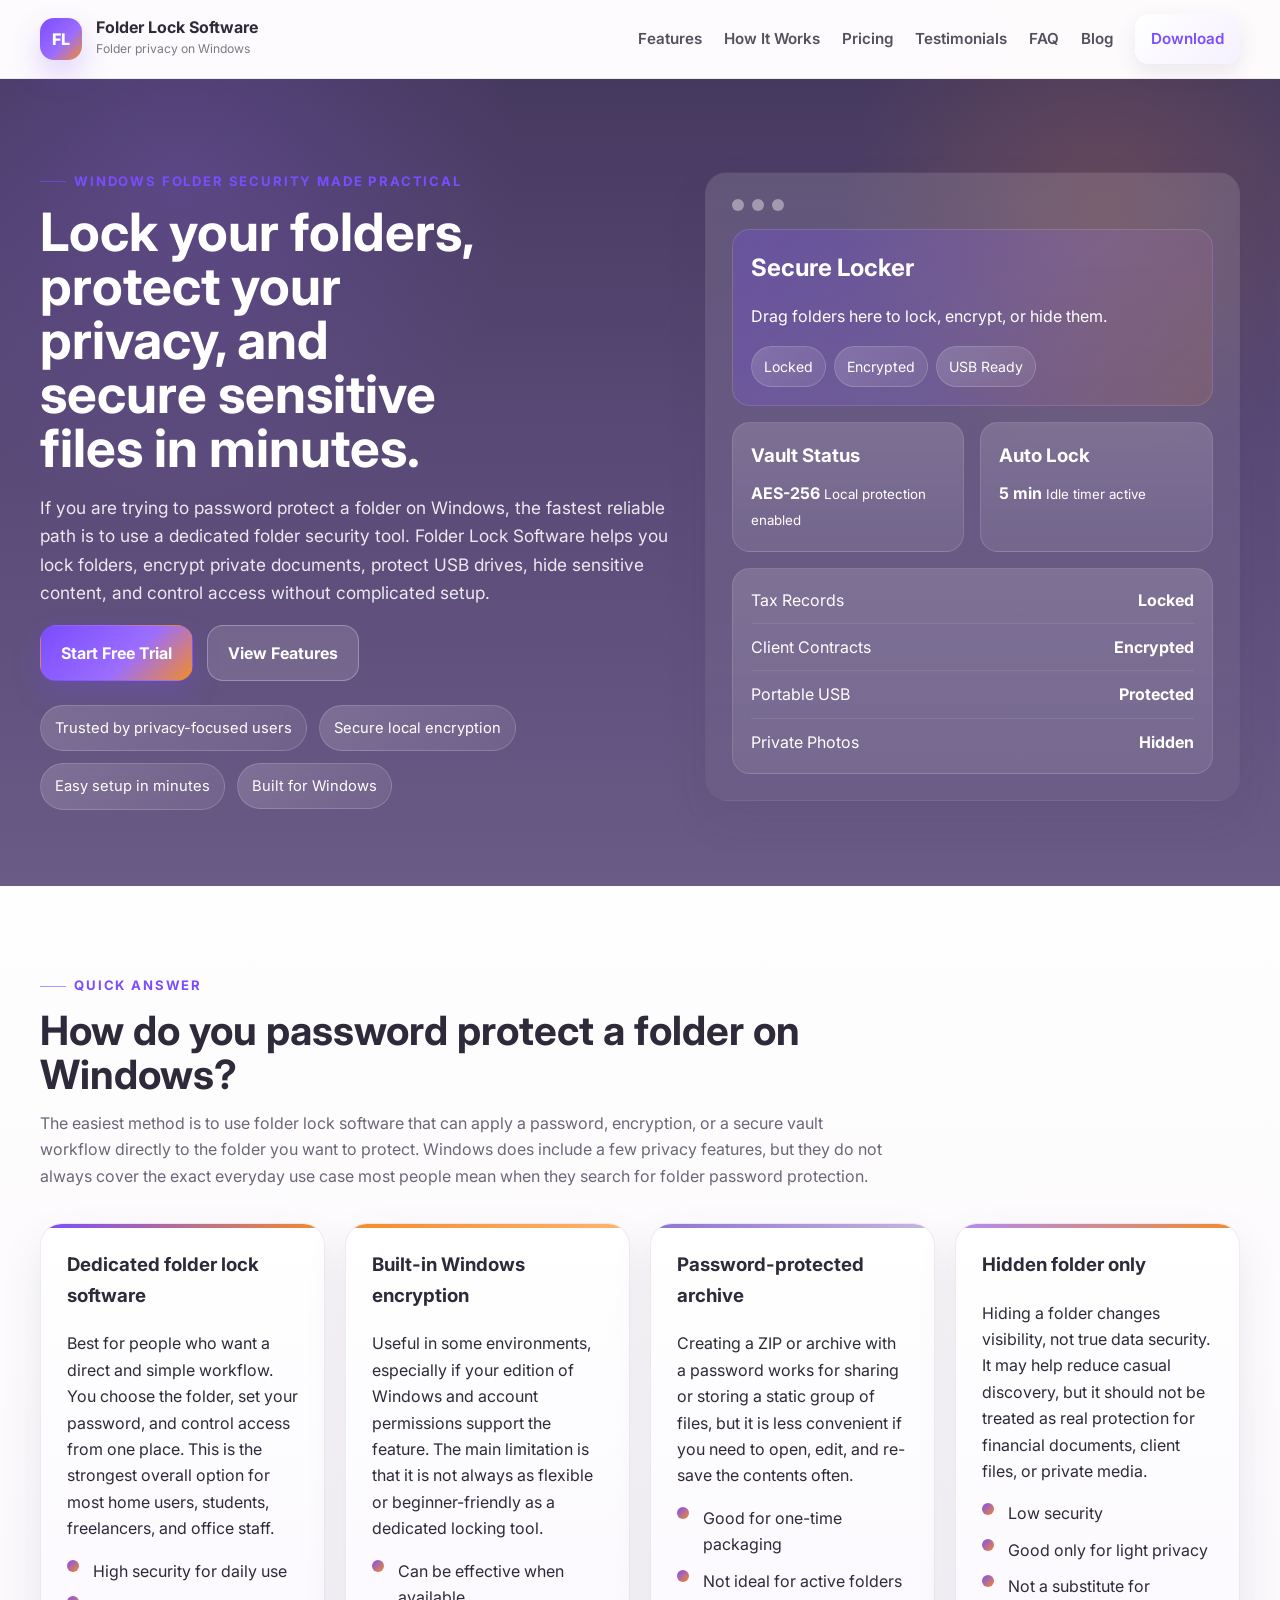
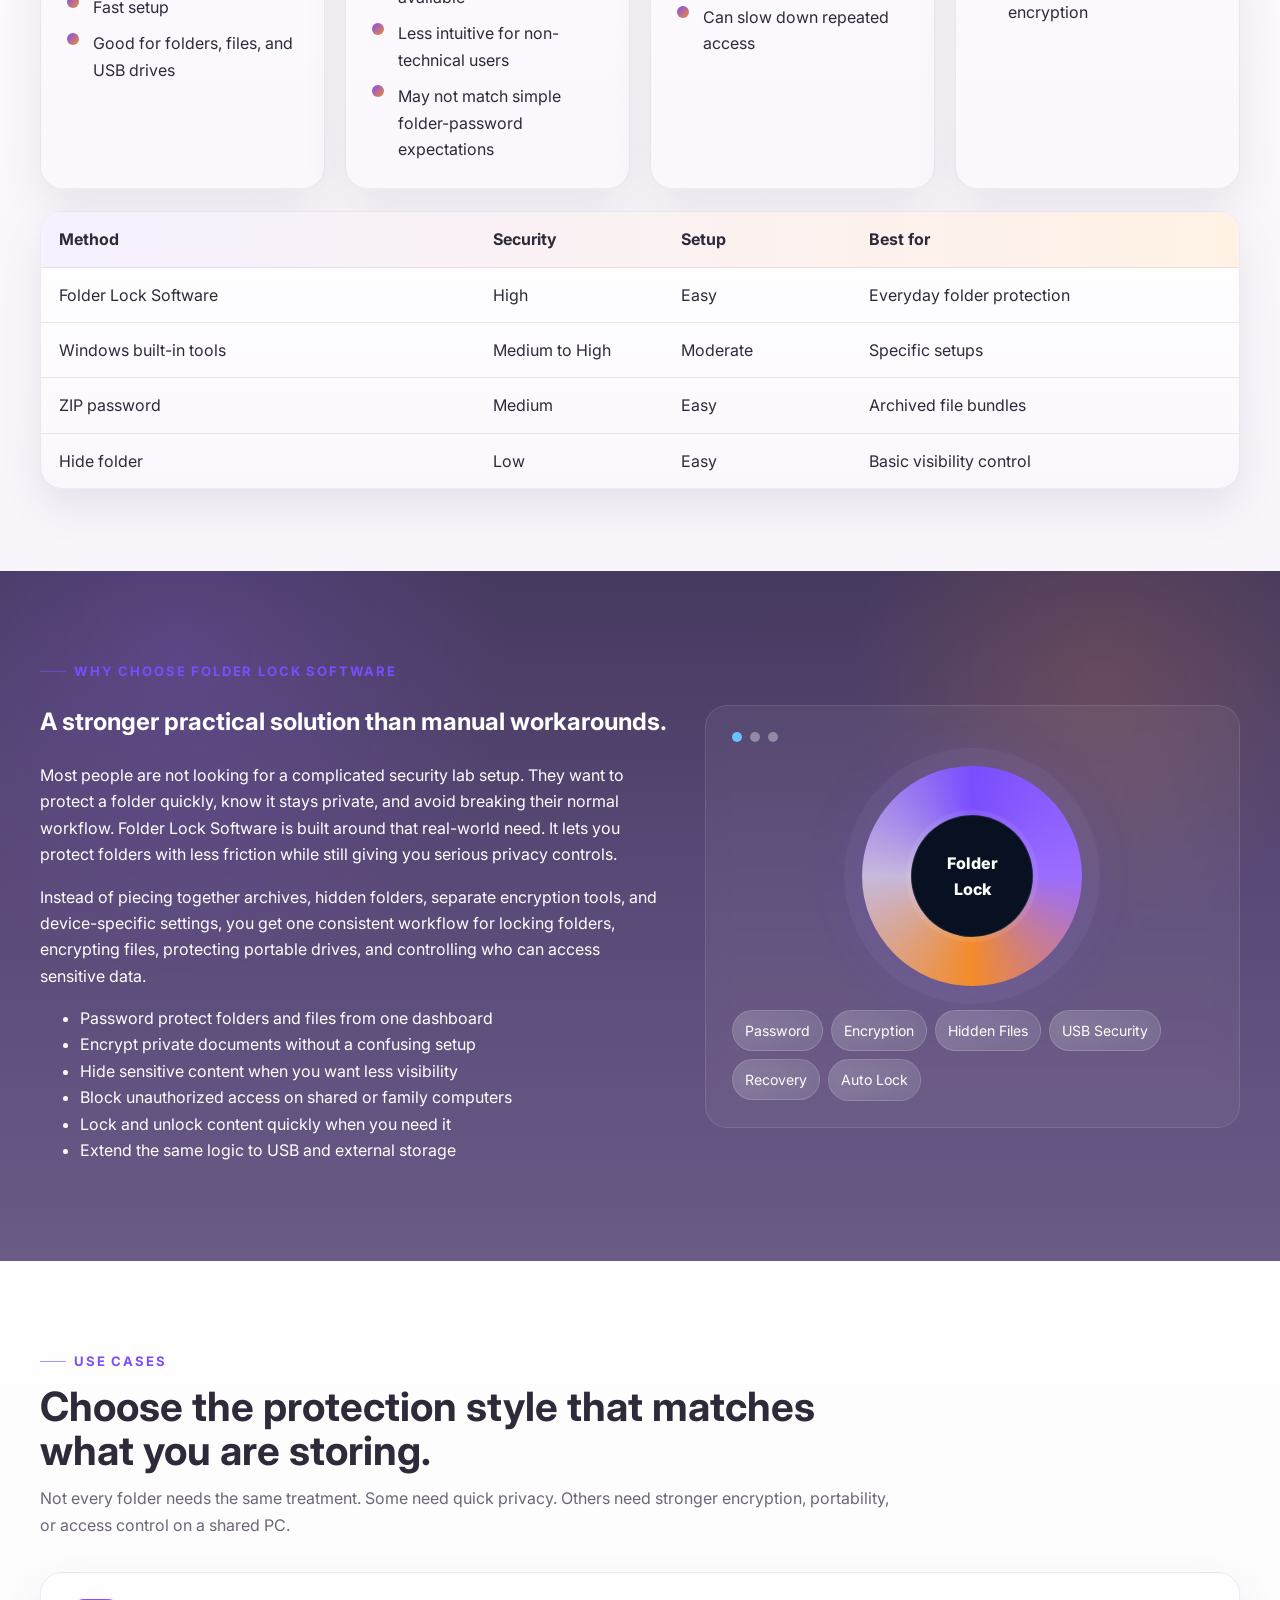
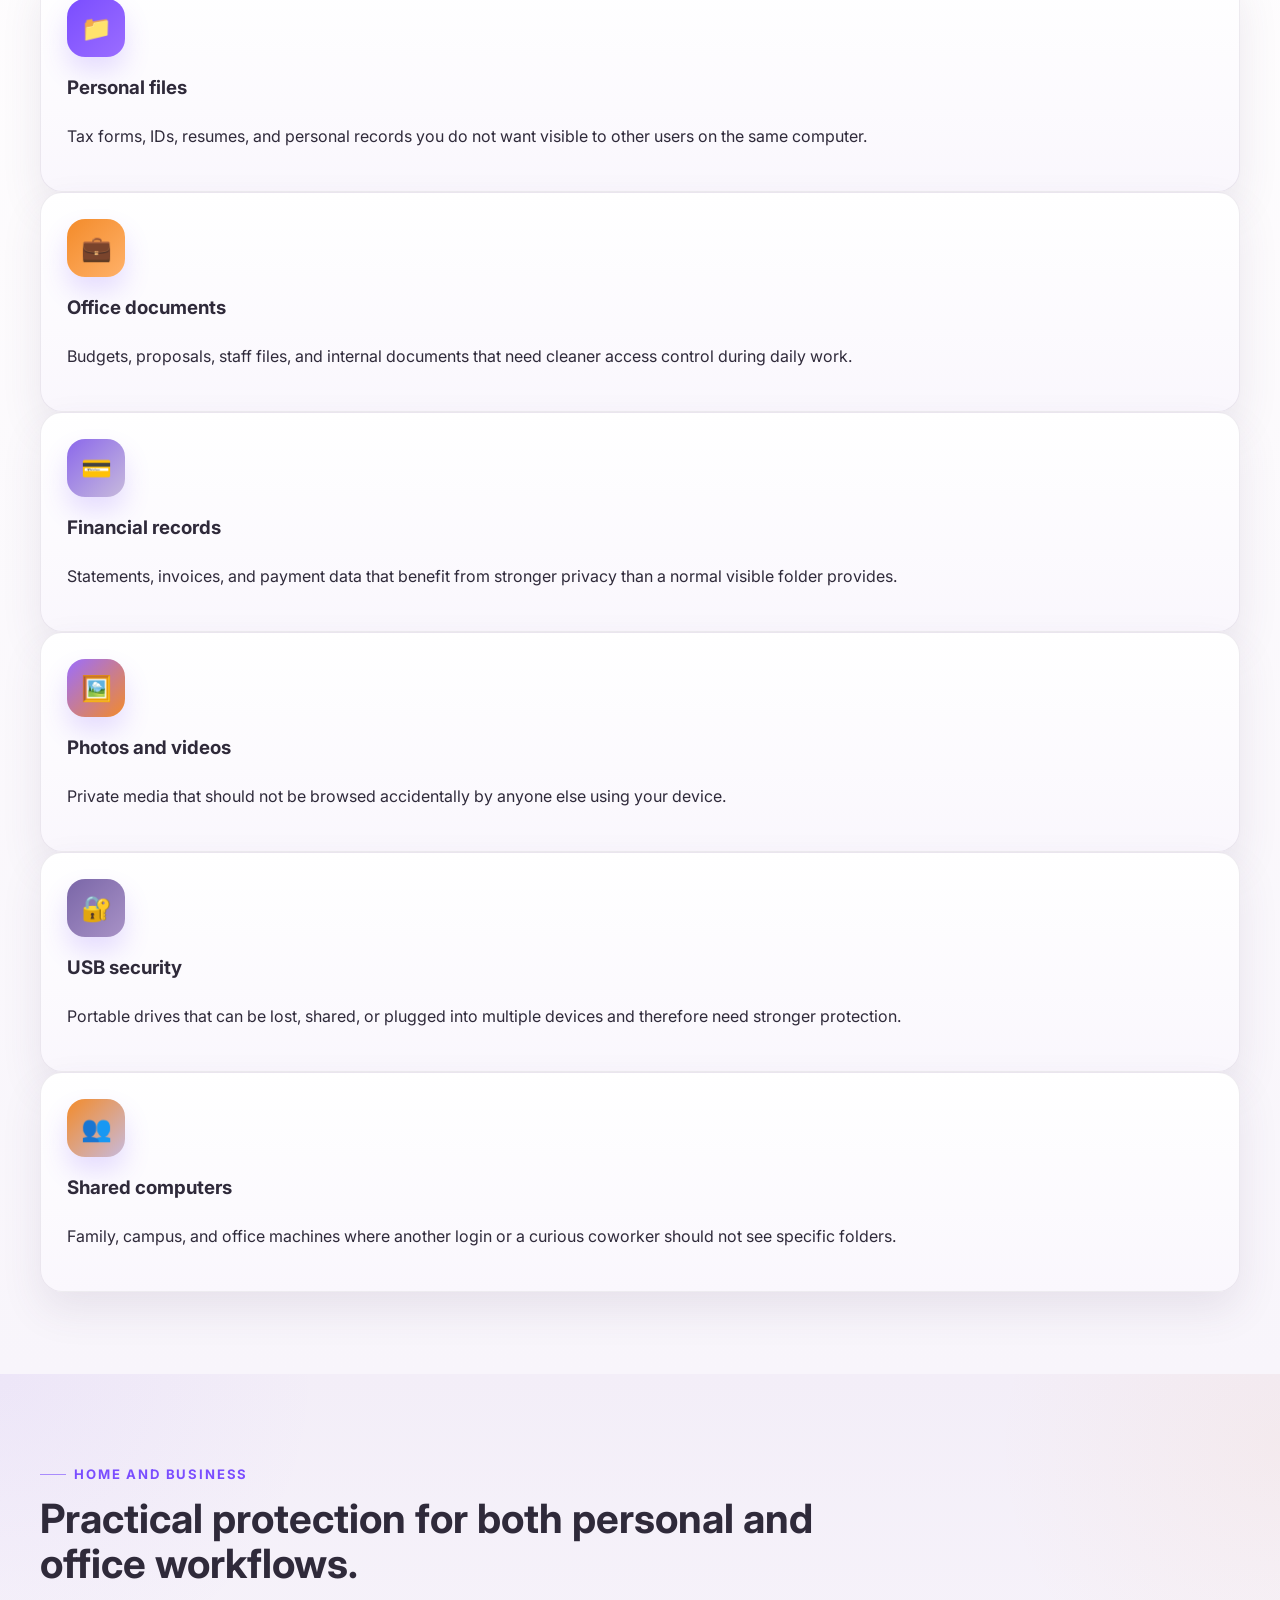
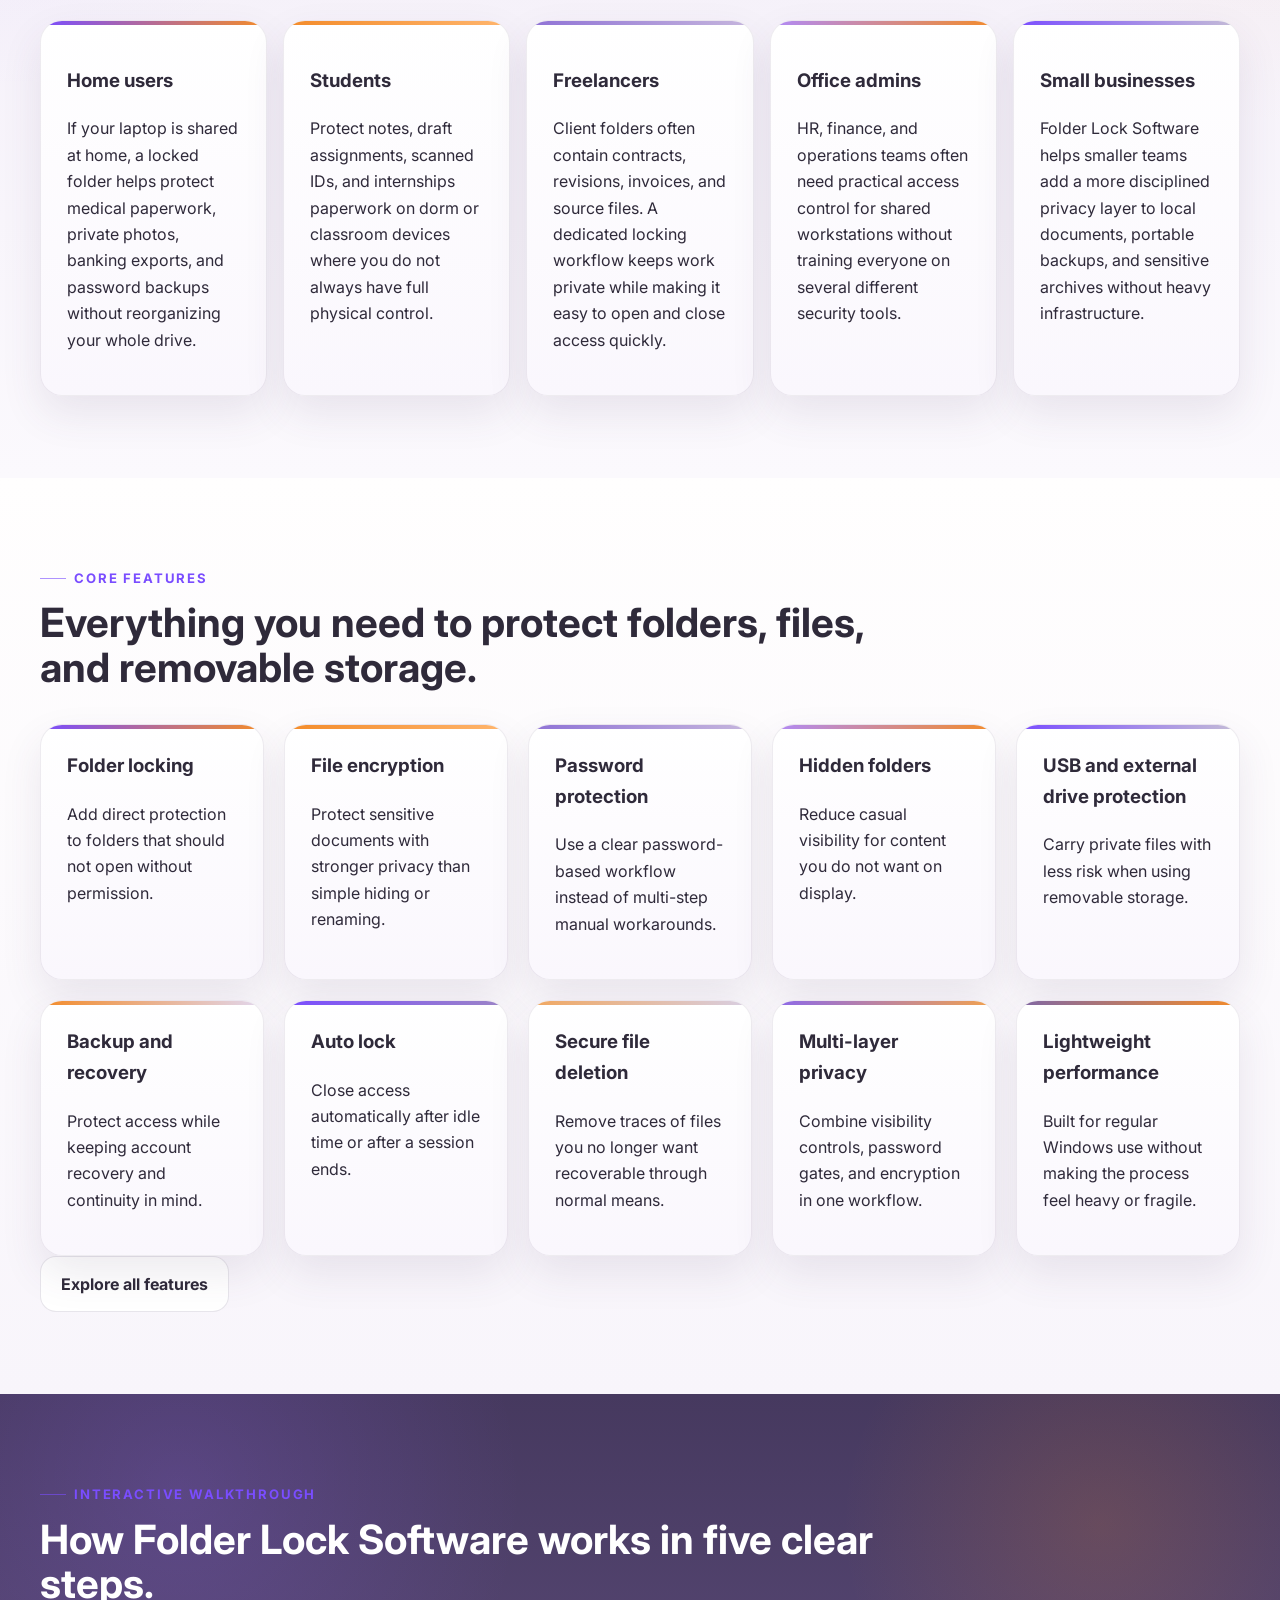
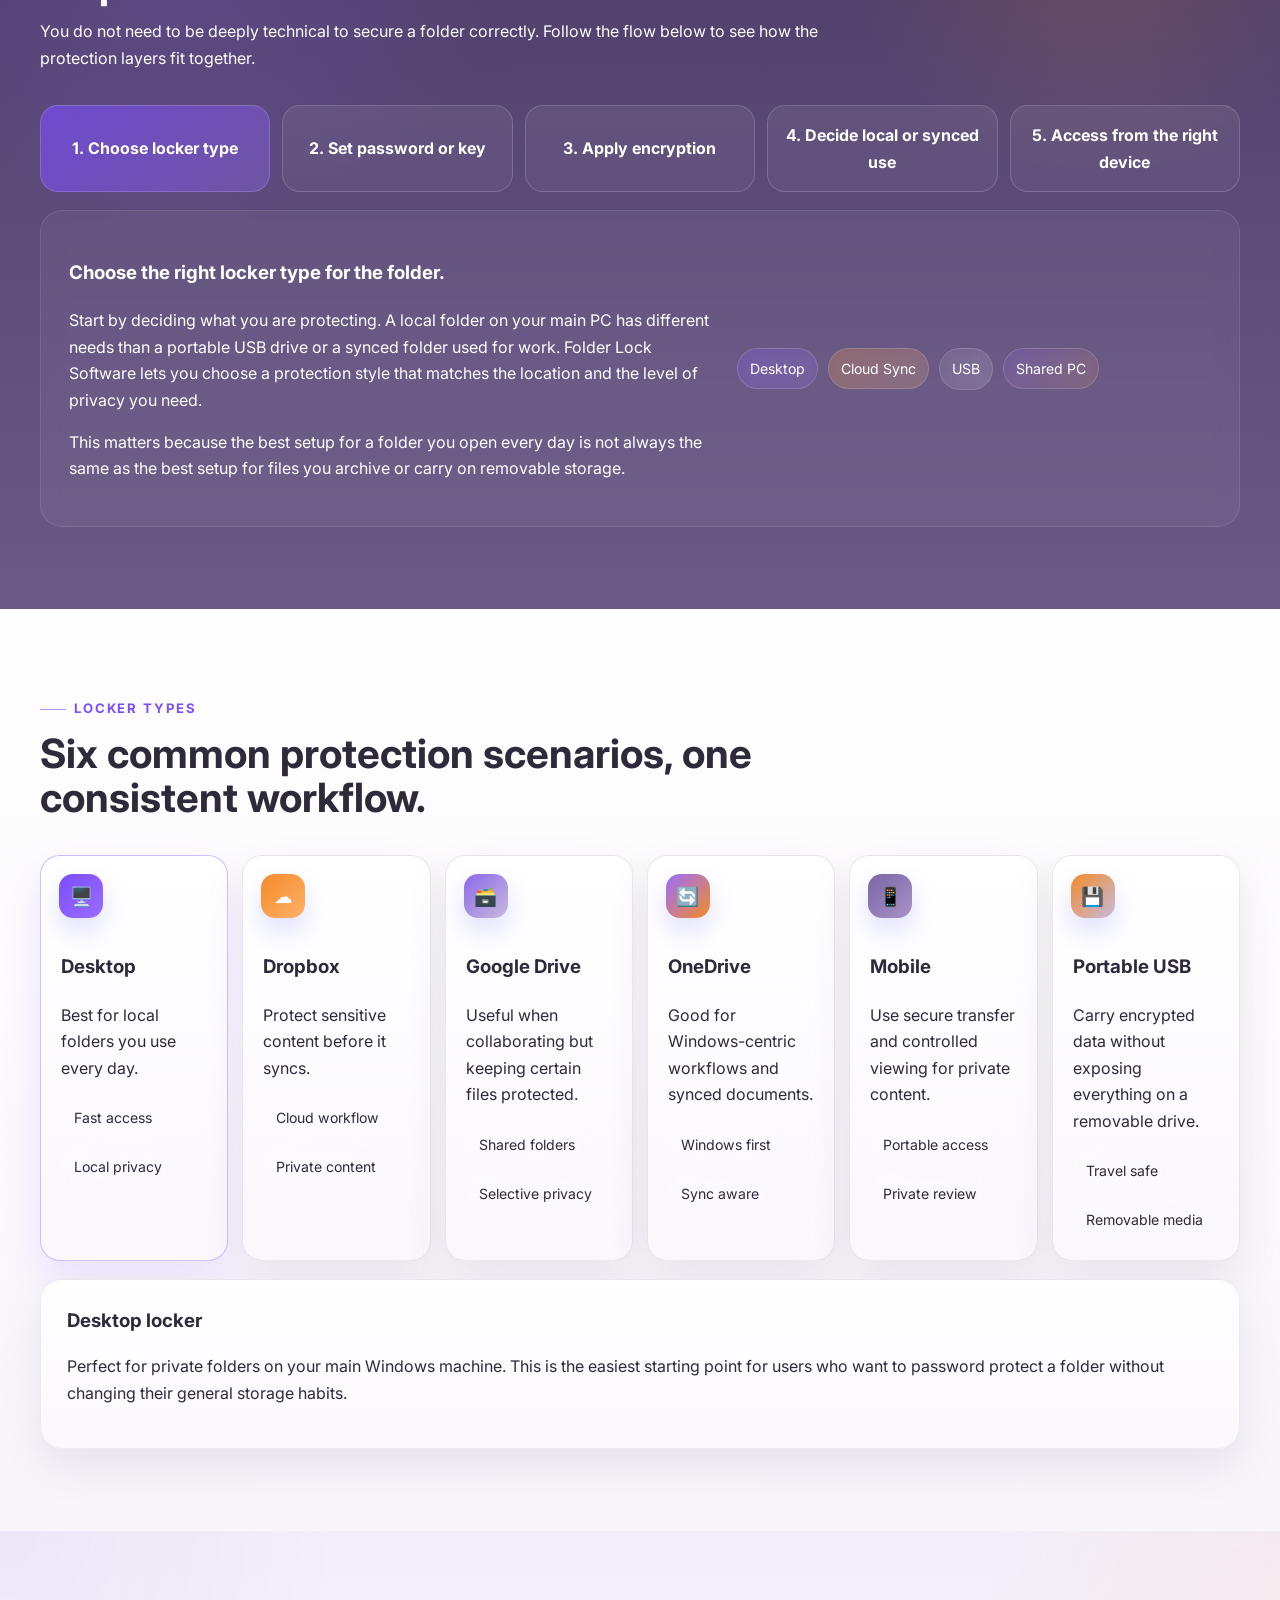
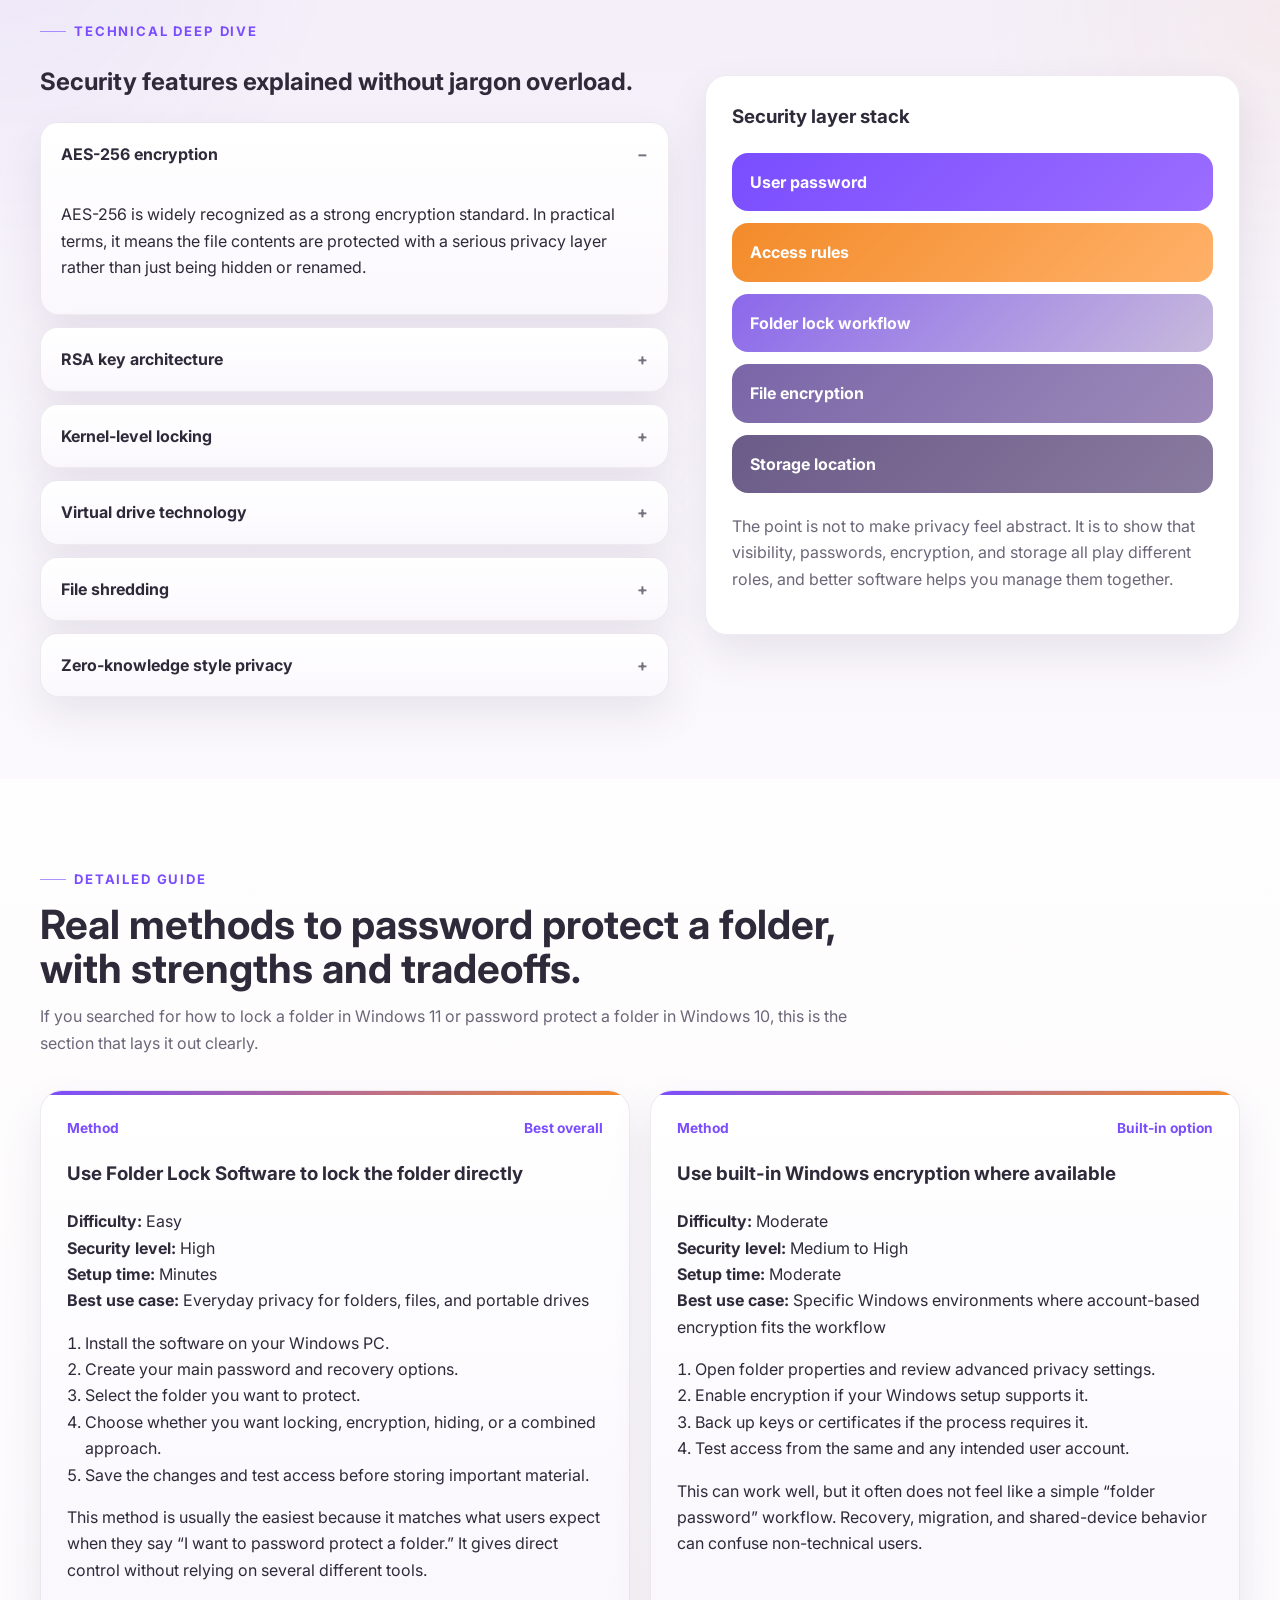
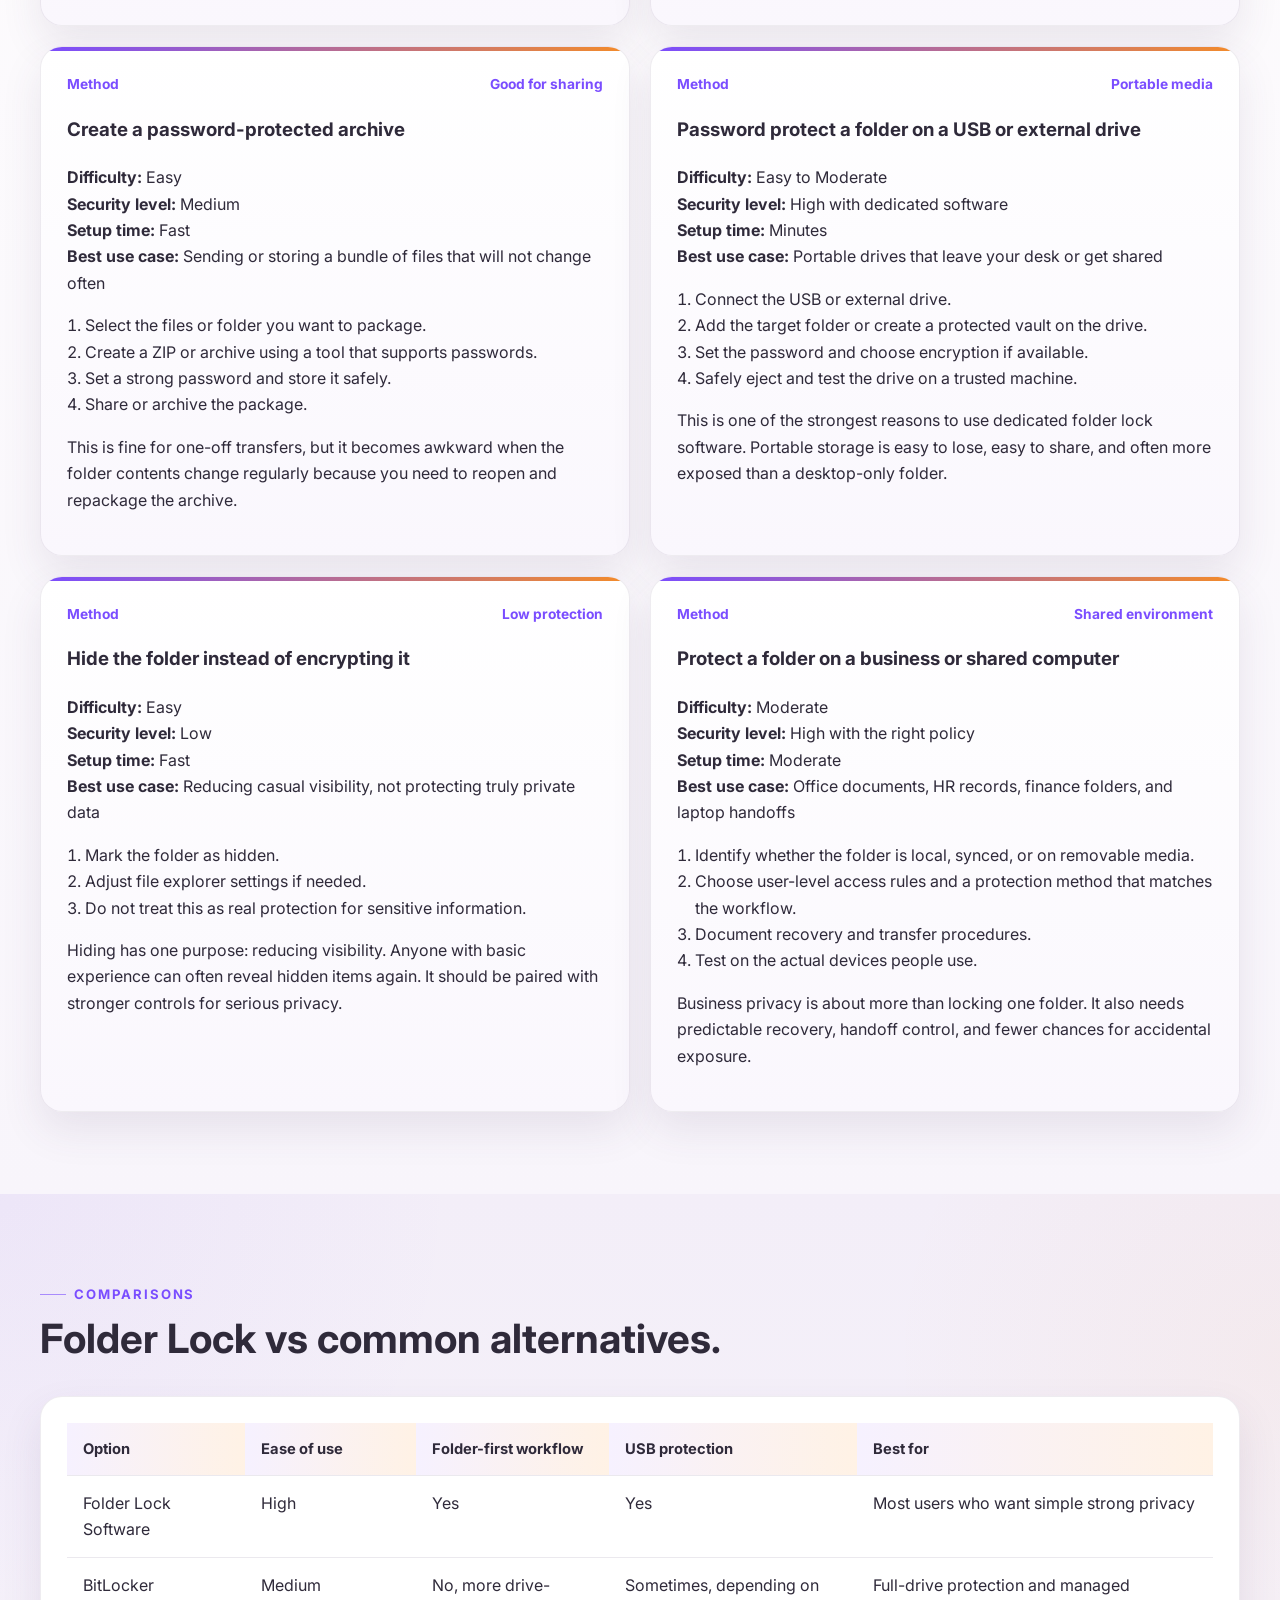
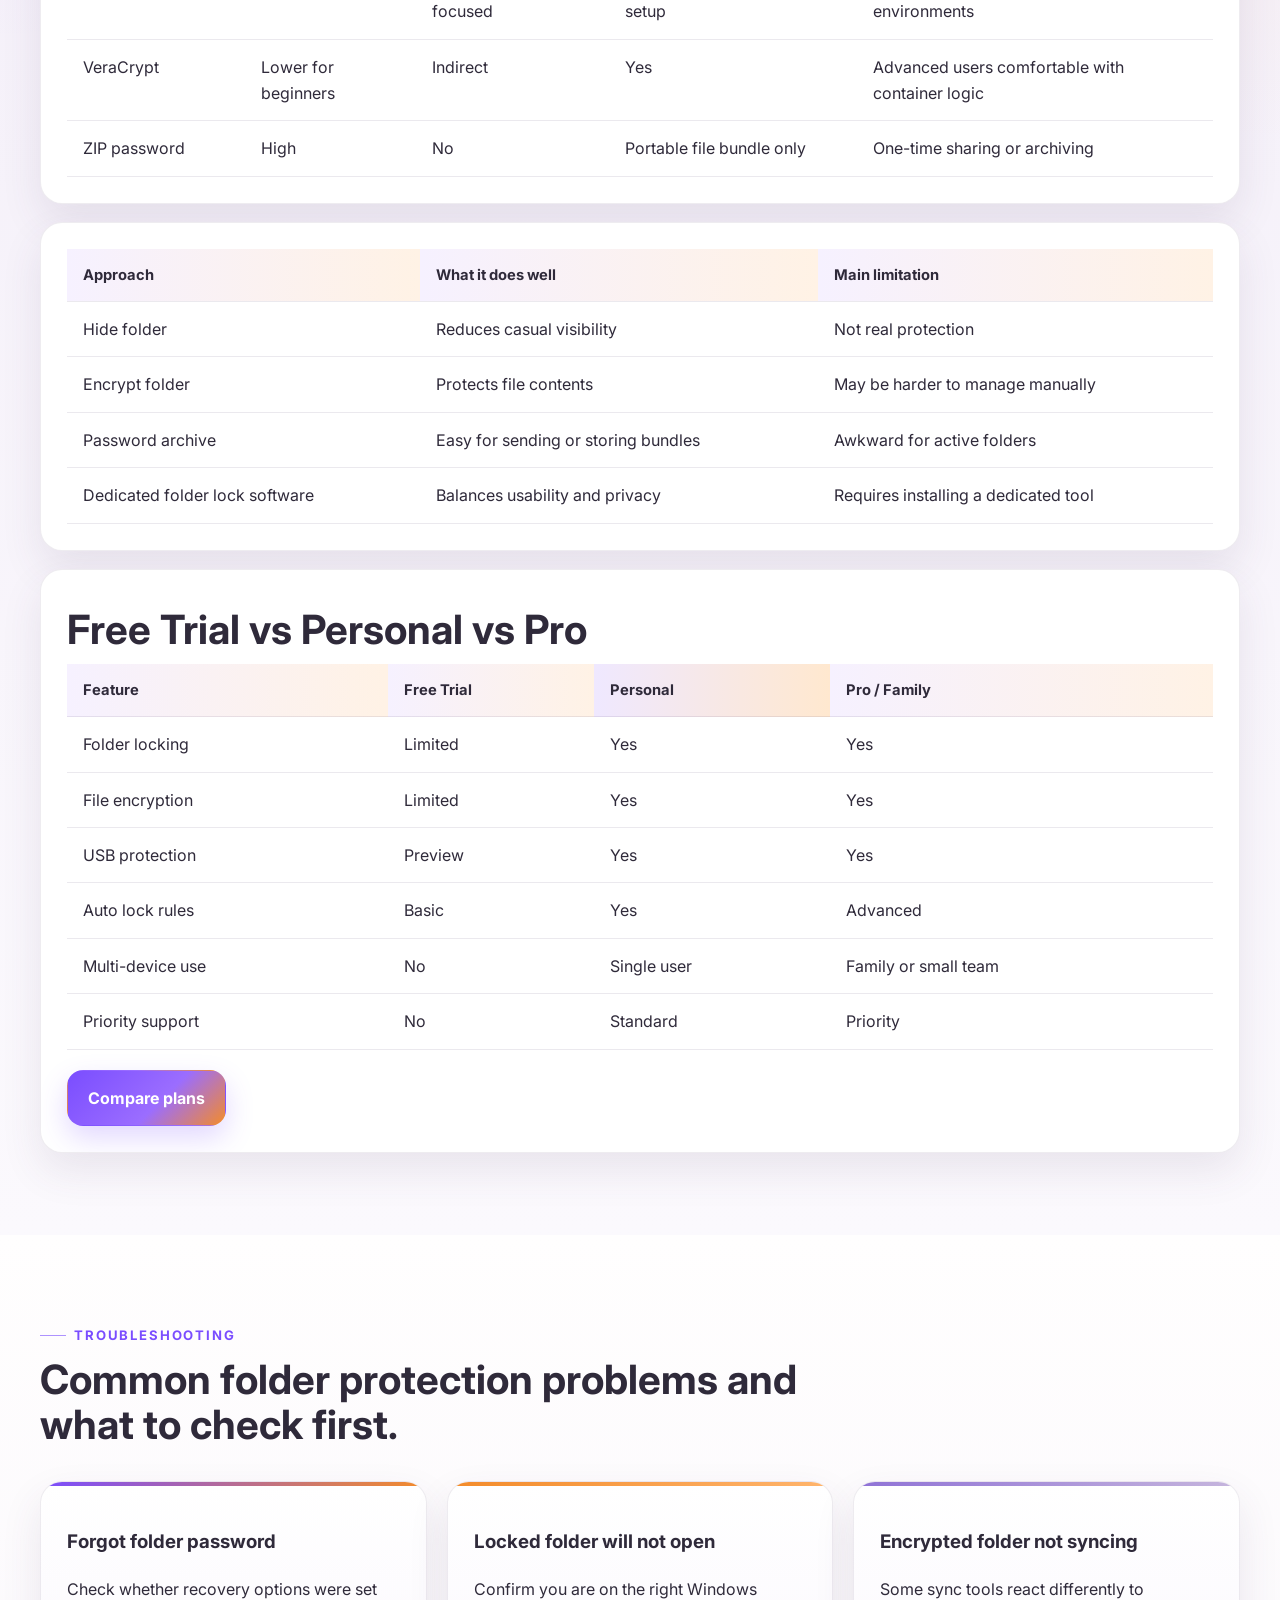
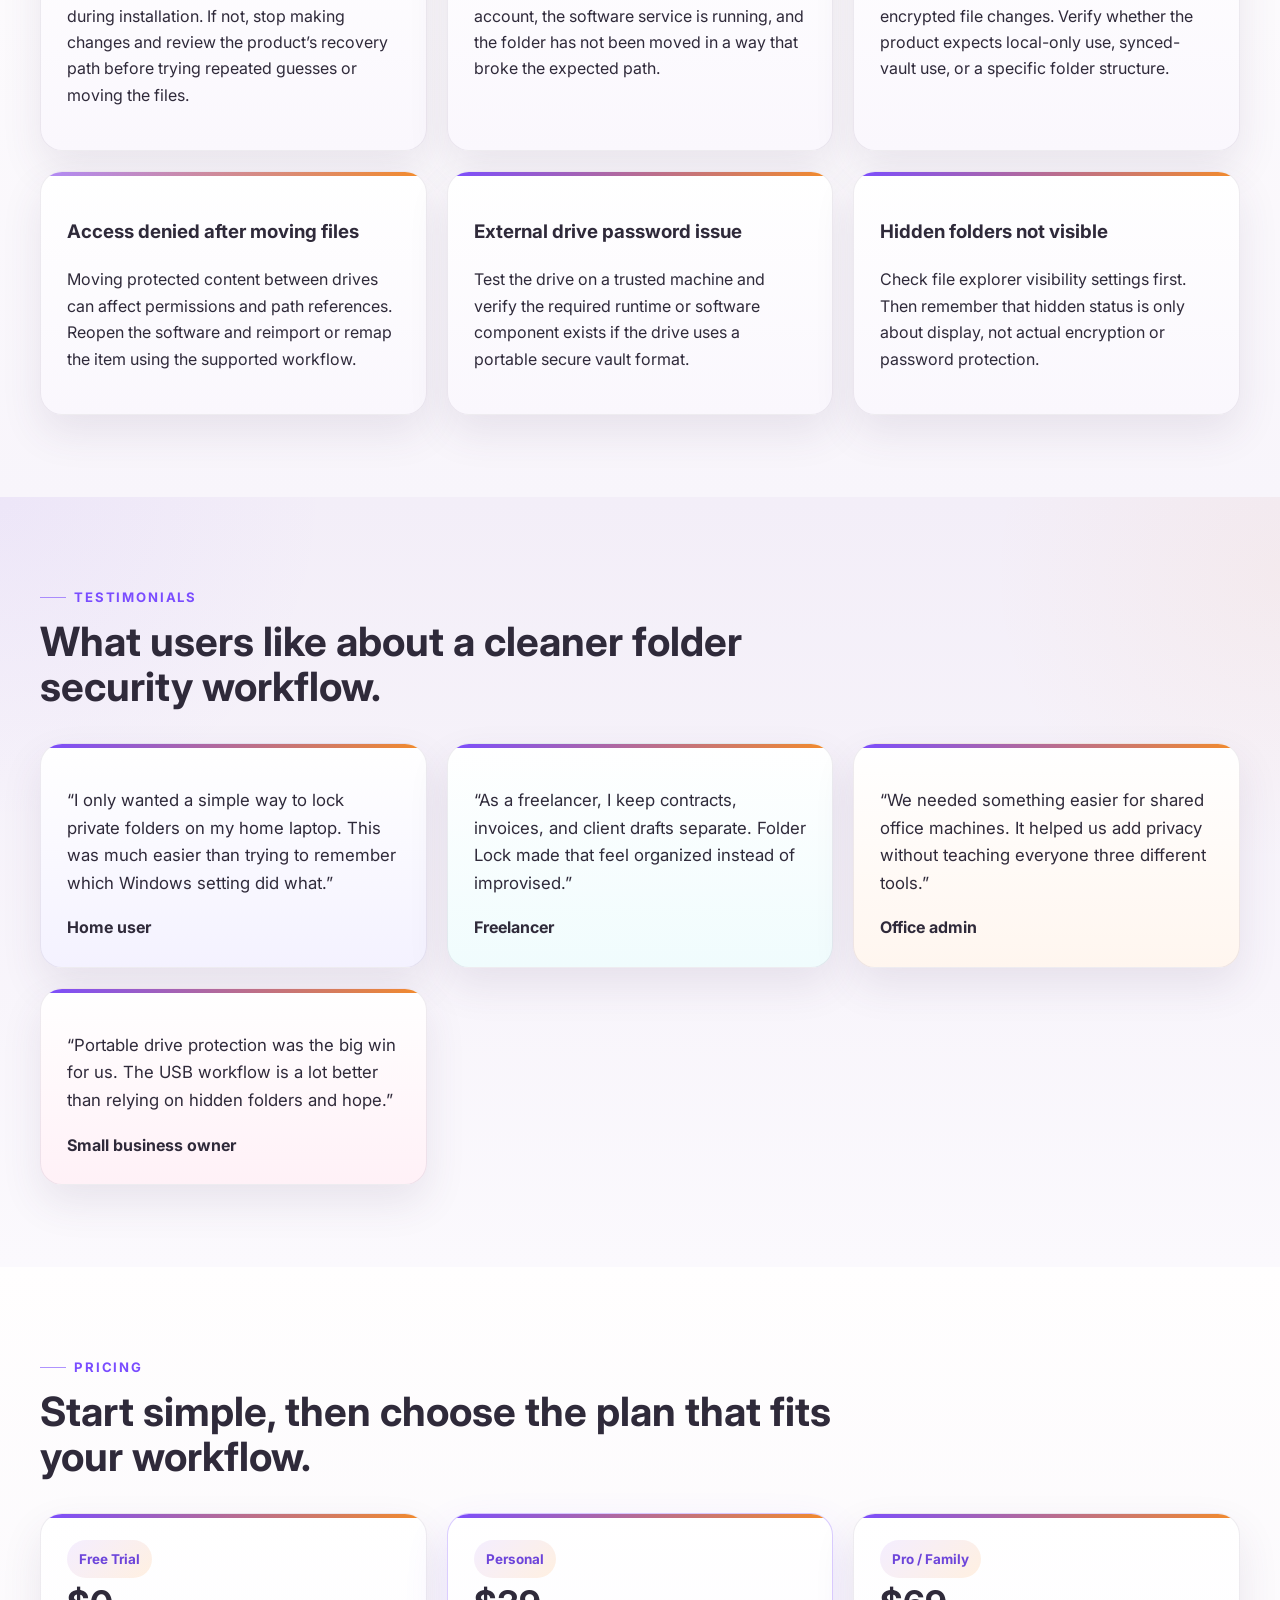
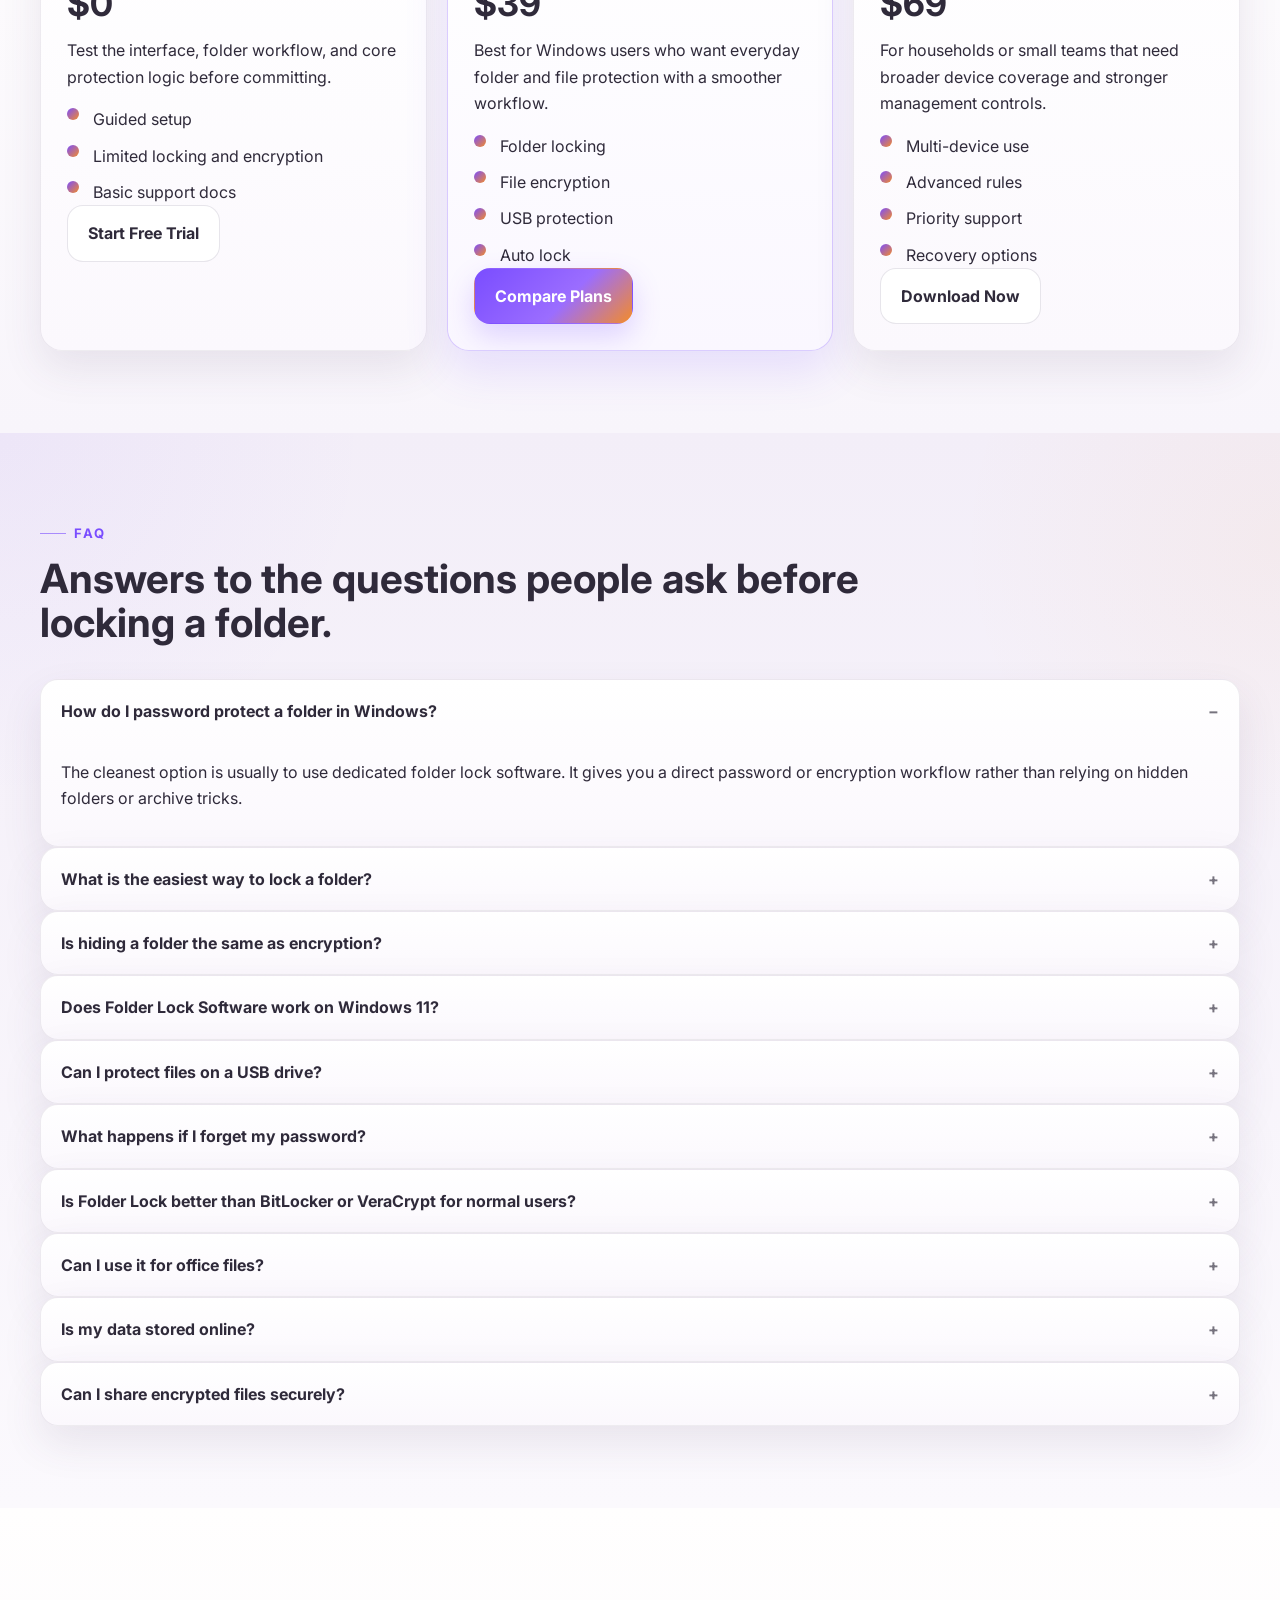
<file: index.html>
<!doctype html>
<html lang="en">
<head>
  <meta charset="utf-8">
  <meta name="viewport" content="width=device-width, initial-scale=1">
  <title>How to Password Protect a Folder on Windows | Folder Lock Software</title>
  <meta name="description" content="Learn how to password protect a folder on Windows, compare practical methods, and see why Folder Lock Software is a strong option for folder privacy, file encryption, and USB security.">
  <link rel="canonical" href="https://folder-lock-guide.netlify.app/">
  <meta name="robots" content="index,follow">
  <meta property="og:title" content="How to Password Protect a Folder on Windows | Folder Lock Software">
  <meta property="og:description" content="Learn how to password protect a folder on Windows, compare practical methods, and see why Folder Lock Software is a strong option for folder privacy, file encryption, and USB security.">
  <meta property="og:type" content="website">
  <meta property="og:url" content="https://folder-lock-guide.netlify.app/">
  <meta property="og:site_name" content="Folder Lock Software">
  <meta name="twitter:card" content="summary_large_image">
  <meta name="theme-color" content="#081121">
  <link rel="preconnect" href="https://fonts.googleapis.com">
  <link rel="preconnect" href="https://fonts.gstatic.com" crossorigin>
  <link href="https://fonts.googleapis.com/css2?family=Inter:wght@400;500;600;700;800&display=swap" rel="stylesheet">
  <link rel="stylesheet" href="/styles.css">
  <script type="application/ld+json">
  {
    "@context":"https://schema.org",
    "@graph":[
      {
        "@type":"WebSite",
        "@id":"https://folder-lock-guide.netlify.app/#website",
        "url":"https://folder-lock-guide.netlify.app/",
        "name":"Folder Lock Software",
        "description":"Guides and product education for password protecting folders, encrypting files, and securing USB drives on Windows.",
        "publisher":{"@id":"https://folder-lock-guide.netlify.app/#organization"}
      },
      {
        "@type":"Organization",
        "@id":"https://folder-lock-guide.netlify.app/#organization",
        "name":"Folder Lock Software",
        "url":"https://folder-lock-guide.netlify.app/"
      },
      {
        "@type":"SoftwareApplication",
        "@id":"https://folder-lock-guide.netlify.app/#software",
        "name":"Folder Lock Software",
        "applicationCategory":"SecurityApplication",
        "operatingSystem":"Windows 11, Windows 10",
        "offers":{"@type":"Offer","price":"0","priceCurrency":"USD","description":"Free trial available"}
      },
      {
        "@type":"WebPage",
        "@id":"https://folder-lock-guide.netlify.app/#webpage",
        "url":"https://folder-lock-guide.netlify.app/",
        "name":"How to Password Protect a Folder on Windows | Folder Lock Software",
        "description":"Learn how to password protect a folder on Windows, compare practical methods, and see why Folder Lock Software is a strong option for folder privacy, file encryption, and USB security.",
        "isPartOf":{"@id":"https://folder-lock-guide.netlify.app/#website"},
        "about":{"@id":"https://folder-lock-guide.netlify.app/#software"}
      }
      ,
      {
        "@type":"Product",
        "@id":"https://folder-lock-guide.netlify.app/#product",
        "name":"Folder Lock Software",
        "description":"Software for locking folders, encrypting files, hiding private data, and protecting USB drives on Windows.",
        "brand":{"@type":"Brand","name":"Folder Lock Software"},
        "offers":[
          {"@type":"Offer","name":"Free Trial","price":"0","priceCurrency":"USD"},
          {"@type":"Offer","name":"Personal","price":"39","priceCurrency":"USD"},
          {"@type":"Offer","name":"Pro / Family","price":"69","priceCurrency":"USD"}
        ]
      },
      {
        "@type":"FAQPage",
        "@id":"https://folder-lock-guide.netlify.app/#faqpage",
        "mainEntity":[
          {"@type":"Question","name":"How do I password protect a folder in Windows?","acceptedAnswer":{"@type":"Answer","text":"The easiest method is to use dedicated folder lock software that applies password protection or encryption directly to the folder. Windows has some built-in privacy tools, but they are limited for many everyday folder protection cases."}},
          {"@type":"Question","name":"Is hiding a folder the same as encrypting it?","acceptedAnswer":{"@type":"Answer","text":"No. Hidden folders are mostly about visibility. Encryption protects the contents even if someone finds the files."}},
          {"@type":"Question","name":"Can I protect files on a USB drive?","acceptedAnswer":{"@type":"Answer","text":"Yes. Dedicated security software can encrypt or lock files and folders on portable drives more consistently than basic manual methods."}},
          {"@type":"Question","name":"Does Folder Lock Software work on Windows 11?","acceptedAnswer":{"@type":"Answer","text":"Yes. It is designed to help Windows users lock folders, encrypt files, and secure external storage using a simpler workflow than many manual alternatives."}}
        ]
      }
    ]
  }
  </script>
</head>
<body class="">
<a class="skip-link" href="#main-content">Skip to content</a>
<header class="site-header">
  <div class="container nav-wrap">
    <a class="brand" href="/" aria-label="Folder Lock Software home">
      <span class="brand-badge">FL</span>
      <span class="brand-copy">
        <strong>Folder Lock Software</strong>
        <small>Folder privacy on Windows</small>
      </span>
    </a>
    <button class="nav-toggle" aria-expanded="false" aria-controls="site-nav" aria-label="Open navigation">
      <span></span><span></span><span></span>
    </button>
    <nav id="site-nav" class="site-nav" aria-label="Main navigation">
      <a href="/features">Features</a>
      <a href="/compare">How It Works</a>
      <a href="/pricing">Pricing</a>
      <a href="/#testimonials">Testimonials</a>
      <a href="/#faq">FAQ</a>
      <a href="/resources">Blog</a>
      <a class="nav-cta" href="/download">Download</a>
    </nav>
  </div>
</header>

<main id="main-content">
  <section class="hero hero-home">
    <div class="container hero-grid">
      <div class="hero-copy">
        <span class="eyebrow">Windows folder security made practical</span>
        <h1>Lock your folders, protect your privacy, and secure sensitive files in minutes.</h1>
        <p class="lead">If you are trying to password protect a folder on Windows, the fastest reliable path is to use a dedicated folder security tool. Folder Lock Software helps you lock folders, encrypt private documents, protect USB drives, hide sensitive content, and control access without complicated setup.</p>
        <div class="hero-cta">
          <a class="btn btn-primary" href="/download">Start Free Trial</a>
          <a class="btn btn-secondary" href="#quick-answer">View Features</a>
        </div>
        <ul class="trust-row" aria-label="Trust points">
          <li>Trusted by privacy-focused users</li>
          <li>Secure local encryption</li>
          <li>Easy setup in minutes</li>
          <li>Built for Windows</li>
        </ul>
      </div>
      <div class="hero-visual card glass">
        <div class="mockup-top">
          <span></span><span></span><span></span>
        </div>
        <div class="dashboard-preview">
          <div class="panel panel-highlight">
            <h2>Secure Locker</h2>
            <p>Drag folders here to lock, encrypt, or hide them.</p>
            <div class="status-pills">
              <span>Locked</span>
              <span>Encrypted</span>
              <span>USB Ready</span>
            </div>
          </div>
          <div class="panel-row">
            <div class="mini-panel">
              <h3>Vault Status</h3>
              <strong>AES-256</strong>
              <small>Local protection enabled</small>
            </div>
            <div class="mini-panel">
              <h3>Auto Lock</h3>
              <strong>5 min</strong>
              <small>Idle timer active</small>
            </div>
          </div>
          <div class="panel list-panel">
            <div class="list-item"><span>Tax Records</span><b>Locked</b></div>
            <div class="list-item"><span>Client Contracts</span><b>Encrypted</b></div>
            <div class="list-item"><span>Portable USB</span><b>Protected</b></div>
            <div class="list-item"><span>Private Photos</span><b>Hidden</b></div>
          </div>
        </div>
      </div>
    </div>
  </section>

  <section id="quick-answer" class="section section-light">
    <div class="container">
      <div class="section-head">
        <span class="eyebrow">Quick answer</span>
        <h2>How do you password protect a folder on Windows?</h2>
        <p>The easiest method is to use folder lock software that can apply a password, encryption, or a secure vault workflow directly to the folder you want to protect. Windows does include a few privacy features, but they do not always cover the exact everyday use case most people mean when they search for folder password protection.</p>
      </div>
      <div class="answer-grid">
        <article class="card">
          <h3>Dedicated folder lock software</h3>
          <p>Best for people who want a direct and simple workflow. You choose the folder, set your password, and control access from one place. This is the strongest overall option for most home users, students, freelancers, and office staff.</p>
          <ul class="check-list">
            <li>High security for daily use</li>
            <li>Fast setup</li>
            <li>Good for folders, files, and USB drives</li>
          </ul>
        </article>
        <article class="card">
          <h3>Built-in Windows encryption</h3>
          <p>Useful in some environments, especially if your edition of Windows and account permissions support the feature. The main limitation is that it is not always as flexible or beginner-friendly as a dedicated locking tool.</p>
          <ul class="check-list">
            <li>Can be effective when available</li>
            <li>Less intuitive for non-technical users</li>
            <li>May not match simple folder-password expectations</li>
          </ul>
        </article>
        <article class="card">
          <h3>Password-protected archive</h3>
          <p>Creating a ZIP or archive with a password works for sharing or storing a static group of files, but it is less convenient if you need to open, edit, and re-save the contents often.</p>
          <ul class="check-list">
            <li>Good for one-time packaging</li>
            <li>Not ideal for active folders</li>
            <li>Can slow down repeated access</li>
          </ul>
        </article>
        <article class="card">
          <h3>Hidden folder only</h3>
          <p>Hiding a folder changes visibility, not true data security. It may help reduce casual discovery, but it should not be treated as real protection for financial documents, client files, or private media.</p>
          <ul class="check-list">
            <li>Low security</li>
            <li>Good only for light privacy</li>
            <li>Not a substitute for encryption</li>
          </ul>
        </article>
      </div>
      <div class="mini-table card">
        <div class="mini-table-row header">
          <span>Method</span><span>Security</span><span>Setup</span><span>Best for</span>
        </div>
        <div class="mini-table-row"><span>Folder Lock Software</span><span>High</span><span>Easy</span><span>Everyday folder protection</span></div>
        <div class="mini-table-row"><span>Windows built-in tools</span><span>Medium to High</span><span>Moderate</span><span>Specific setups</span></div>
        <div class="mini-table-row"><span>ZIP password</span><span>Medium</span><span>Easy</span><span>Archived file bundles</span></div>
        <div class="mini-table-row"><span>Hide folder</span><span>Low</span><span>Easy</span><span>Basic visibility control</span></div>
      </div>
    </div>
  </section>

  <section class="section section-dark">
    <div class="container split">
      <div>
        <span class="eyebrow">Why choose Folder Lock Software</span>
        <h2>A stronger practical solution than manual workarounds.</h2>
        <p>Most people are not looking for a complicated security lab setup. They want to protect a folder quickly, know it stays private, and avoid breaking their normal workflow. Folder Lock Software is built around that real-world need. It lets you protect folders with less friction while still giving you serious privacy controls.</p>
        <p>Instead of piecing together archives, hidden folders, separate encryption tools, and device-specific settings, you get one consistent workflow for locking folders, encrypting files, protecting portable drives, and controlling who can access sensitive data.</p>
        <ul class="feature-bullets">
          <li>Password protect folders and files from one dashboard</li>
          <li>Encrypt private documents without a confusing setup</li>
          <li>Hide sensitive content when you want less visibility</li>
          <li>Block unauthorized access on shared or family computers</li>
          <li>Lock and unlock content quickly when you need it</li>
          <li>Extend the same logic to USB and external storage</li>
        </ul>
      </div>
      <div class="card showcase">
        <div class="showcase-header">
          <span class="dot active"></span>
          <span class="dot"></span>
          <span class="dot"></span>
        </div>
        <div class="showcase-content">
          <div class="security-ring">
            <div class="security-core">Folder Lock</div>
          </div>
          <div class="showcase-tags">
            <span>Password</span>
            <span>Encryption</span>
            <span>Hidden Files</span>
            <span>USB Security</span>
            <span>Recovery</span>
            <span>Auto Lock</span>
          </div>
        </div>
      </div>
    </div>
  </section>

  <section class="section section-light">
    <div class="container">
      <div class="section-head">
        <span class="eyebrow">Use cases</span>
        <h2>Choose the protection style that matches what you are storing.</h2>
        <p>Not every folder needs the same treatment. Some need quick privacy. Others need stronger encryption, portability, or access control on a shared PC.</p>
      </div>
      <div class="tile-grid six">
        <article class="card icon-card">
          <div class="icon" aria-hidden="true">📁</div>
          <h3>Personal files</h3>
          <p>Tax forms, IDs, resumes, and personal records you do not want visible to other users on the same computer.</p>
        </article>
        <article class="card icon-card">
          <div class="icon" aria-hidden="true">💼</div>
          <h3>Office documents</h3>
          <p>Budgets, proposals, staff files, and internal documents that need cleaner access control during daily work.</p>
        </article>
        <article class="card icon-card">
          <div class="icon" aria-hidden="true">💳</div>
          <h3>Financial records</h3>
          <p>Statements, invoices, and payment data that benefit from stronger privacy than a normal visible folder provides.</p>
        </article>
        <article class="card icon-card">
          <div class="icon" aria-hidden="true">🖼️</div>
          <h3>Photos and videos</h3>
          <p>Private media that should not be browsed accidentally by anyone else using your device.</p>
        </article>
        <article class="card icon-card">
          <div class="icon" aria-hidden="true">🔐</div>
          <h3>USB security</h3>
          <p>Portable drives that can be lost, shared, or plugged into multiple devices and therefore need stronger protection.</p>
        </article>
        <article class="card icon-card">
          <div class="icon" aria-hidden="true">👥</div>
          <h3>Shared computers</h3>
          <p>Family, campus, and office machines where another login or a curious coworker should not see specific folders.</p>
        </article>
      </div>
    </div>
  </section>

  <section class="section section-light alt">
    <div class="container">
      <div class="section-head">
        <span class="eyebrow">Home and business</span>
        <h2>Practical protection for both personal and office workflows.</h2>
      </div>
      <div class="persona-grid">
        <article class="card">
          <h3>Home users</h3>
          <p>If your laptop is shared at home, a locked folder helps protect medical paperwork, private photos, banking exports, and password backups without reorganizing your whole drive.</p>
        </article>
        <article class="card">
          <h3>Students</h3>
          <p>Protect notes, draft assignments, scanned IDs, and internships paperwork on dorm or classroom devices where you do not always have full physical control.</p>
        </article>
        <article class="card">
          <h3>Freelancers</h3>
          <p>Client folders often contain contracts, revisions, invoices, and source files. A dedicated locking workflow keeps work private while making it easy to open and close access quickly.</p>
        </article>
        <article class="card">
          <h3>Office admins</h3>
          <p>HR, finance, and operations teams often need practical access control for shared workstations without training everyone on several different security tools.</p>
        </article>
        <article class="card">
          <h3>Small businesses</h3>
          <p>Folder Lock Software helps smaller teams add a more disciplined privacy layer to local documents, portable backups, and sensitive archives without heavy infrastructure.</p>
        </article>
      </div>
    </div>
  </section>

  <section id="features" class="section section-light">
    <div class="container">
      <div class="section-head">
        <span class="eyebrow">Core features</span>
        <h2>Everything you need to protect folders, files, and removable storage.</h2>
      </div>
      <div class="feature-grid">
        <article class="card"><h3>Folder locking</h3><p>Add direct protection to folders that should not open without permission.</p></article>
        <article class="card"><h3>File encryption</h3><p>Protect sensitive documents with stronger privacy than simple hiding or renaming.</p></article>
        <article class="card"><h3>Password protection</h3><p>Use a clear password-based workflow instead of multi-step manual workarounds.</p></article>
        <article class="card"><h3>Hidden folders</h3><p>Reduce casual visibility for content you do not want on display.</p></article>
        <article class="card"><h3>USB and external drive protection</h3><p>Carry private files with less risk when using removable storage.</p></article>
        <article class="card"><h3>Backup and recovery</h3><p>Protect access while keeping account recovery and continuity in mind.</p></article>
        <article class="card"><h3>Auto lock</h3><p>Close access automatically after idle time or after a session ends.</p></article>
        <article class="card"><h3>Secure file deletion</h3><p>Remove traces of files you no longer want recoverable through normal means.</p></article>
        <article class="card"><h3>Multi-layer privacy</h3><p>Combine visibility controls, password gates, and encryption in one workflow.</p></article>
        <article class="card"><h3>Lightweight performance</h3><p>Built for regular Windows use without making the process feel heavy or fragile.</p></article>
      </div>
      <div class="section-actions">
        <a class="btn btn-secondary" href="/features">Explore all features</a>
      </div>
    </div>
  </section>

  <section id="how-it-works" class="section section-dark">
    <div class="container">
      <div class="section-head on-dark">
        <span class="eyebrow">Interactive walkthrough</span>
        <h2>How Folder Lock Software works in five clear steps.</h2>
        <p>You do not need to be deeply technical to secure a folder correctly. Follow the flow below to see how the protection layers fit together.</p>
      </div>
      <div class="stepper">
        <div class="step-tabs" role="tablist" aria-label="How it works steps">
          <button class="step-tab active" data-step="1" role="tab" aria-selected="true">1. Choose locker type</button>
          <button class="step-tab" data-step="2" role="tab" aria-selected="false">2. Set password or key</button>
          <button class="step-tab" data-step="3" role="tab" aria-selected="false">3. Apply encryption</button>
          <button class="step-tab" data-step="4" role="tab" aria-selected="false">4. Decide local or synced use</button>
          <button class="step-tab" data-step="5" role="tab" aria-selected="false">5. Access from the right device</button>
        </div>
        <div class="step-panels card">
          <article class="step-panel active" data-step-panel="1">
            <div>
              <h3>Choose the right locker type for the folder.</h3>
              <p>Start by deciding what you are protecting. A local folder on your main PC has different needs than a portable USB drive or a synced folder used for work. Folder Lock Software lets you choose a protection style that matches the location and the level of privacy you need.</p>
              <p>This matters because the best setup for a folder you open every day is not always the same as the best setup for files you archive or carry on removable storage.</p>
            </div>
            <div class="diagram">
              <span>Desktop</span><span>Cloud Sync</span><span>USB</span><span>Shared PC</span>
            </div>
          </article>
          <article class="step-panel" data-step-panel="2">
            <div>
              <h3>Set a strong password and recovery path.</h3>
              <p>Next, create the credential layer. For most users this means a strong password that is easy to remember but hard to guess. If the software supports recovery or account linking, set that up before you start storing truly important material.</p>
              <p>Good password hygiene matters because strong software cannot help much if the key is weak, reused everywhere, or written on a sticky note beside the laptop.</p>
            </div>
            <div class="diagram">
              <span>Master Password</span><span>Recovery Option</span><span>Auto Lock Rules</span>
            </div>
          </article>
          <article class="step-panel" data-step-panel="3">
            <div>
              <h3>Apply on-the-fly encryption to the folder or vault.</h3>
              <p>Once the folder is added, the software applies the selected protection layer. In practice, this means that files are protected while stored and only become readable when access is authorized. For many users, this is the most important step because it moves the folder from visible convenience to real privacy.</p>
              <p>This approach is stronger than simply hiding the folder or renaming it because the contents themselves are protected rather than merely moved out of sight.</p>
            </div>
            <div class="diagram">
              <span>Readable</span><span>Protected</span><span>Readable</span>
            </div>
          </article>
          <article class="step-panel" data-step-panel="4">
            <div>
              <h3>Decide how the folder will behave in local and cloud-synced workflows.</h3>
              <p>Some people protect only local folders. Others also keep private material inside cloud-synced storage. Folder Lock Software is useful here because it helps separate file privacy from the storage location. You keep a protection layer on the content while still deciding where the files live.</p>
              <p>That makes it easier to reason about privacy when using services such as Dropbox, Google Drive, or OneDrive for convenience.</p>
            </div>
            <div class="diagram">
              <span>Local Device</span><span>Sync Service</span><span>Protected Content</span>
            </div>
          </article>
          <article class="step-panel" data-step-panel="5">
            <div>
              <h3>Use the folder only on the devices and sessions you trust.</h3>
              <p>Finally, control where and when access happens. You can unlock the folder when needed, work with the contents, and then lock it again. That simple rhythm is what makes dedicated folder lock software so practical. It fits into normal work without forcing you to rebuild how you save files.</p>
              <p>For removable drives and shared computers, this final step is often the difference between casual privacy and disciplined access control.</p>
            </div>
            <div class="diagram">
              <span>Trusted Device</span><span>Authorized Session</span><span>Closed After Use</span>
            </div>
          </article>
        </div>
      </div>
    </div>
  </section>

  <section class="section section-light">
    <div class="container">
      <div class="section-head">
        <span class="eyebrow">Locker types</span>
        <h2>Six common protection scenarios, one consistent workflow.</h2>
      </div>
      <div class="locker-grid">
        <article class="locker-card active" data-locker="desktop">
          <h3>Desktop</h3>
          <p>Best for local folders you use every day.</p>
          <div class="tag-row"><span>Fast access</span><span>Local privacy</span></div>
        </article>
        <article class="locker-card" data-locker="dropbox">
          <h3>Dropbox</h3>
          <p>Protect sensitive content before it syncs.</p>
          <div class="tag-row"><span>Cloud workflow</span><span>Private content</span></div>
        </article>
        <article class="locker-card" data-locker="gdrive">
          <h3>Google Drive</h3>
          <p>Useful when collaborating but keeping certain files protected.</p>
          <div class="tag-row"><span>Shared folders</span><span>Selective privacy</span></div>
        </article>
        <article class="locker-card" data-locker="onedrive">
          <h3>OneDrive</h3>
          <p>Good for Windows-centric workflows and synced documents.</p>
          <div class="tag-row"><span>Windows first</span><span>Sync aware</span></div>
        </article>
        <article class="locker-card" data-locker="mobile">
          <h3>Mobile</h3>
          <p>Use secure transfer and controlled viewing for private content.</p>
          <div class="tag-row"><span>Portable access</span><span>Private review</span></div>
        </article>
        <article class="locker-card" data-locker="usb">
          <h3>Portable USB</h3>
          <p>Carry encrypted data without exposing everything on a removable drive.</p>
          <div class="tag-row"><span>Travel safe</span><span>Removable media</span></div>
        </article>
      </div>
      <div class="locker-detail card">
        <article class="locker-panel active" data-locker-panel="desktop">
          <h3>Desktop locker</h3>
          <p>Perfect for private folders on your main Windows machine. This is the easiest starting point for users who want to password protect a folder without changing their general storage habits.</p>
        </article>
        <article class="locker-panel" data-locker-panel="dropbox">
          <h3>Dropbox locker</h3>
          <p>A good option when you want sync convenience but also want to protect the content itself before it travels or sits in a synced environment.</p>
        </article>
        <article class="locker-panel" data-locker-panel="gdrive">
          <h3>Google Drive locker</h3>
          <p>Useful for consultants, students, and freelancers who move across devices but still need stronger control over certain folders.</p>
        </article>
        <article class="locker-panel" data-locker-panel="onedrive">
          <h3>OneDrive locker</h3>
          <p>Fits naturally into a Windows-heavy workflow where documents are already syncing and you need a private layer on top.</p>
        </article>
        <article class="locker-panel" data-locker-panel="mobile">
          <h3>Mobile-secure access</h3>
          <p>Great for viewing or moving protected content without leaving it casually exposed in gallery apps or generic file browsers.</p>
        </article>
        <article class="locker-panel" data-locker-panel="usb">
          <h3>Portable USB locker</h3>
          <p>Essential for removable media that may be plugged into many machines, carried while traveling, or stored outside your direct control.</p>
        </article>
      </div>
    </div>
  </section>

  <section class="section section-light alt">
    <div class="container split">
      <div>
        <span class="eyebrow">Technical deep dive</span>
        <h2>Security features explained without jargon overload.</h2>
        <div class="accordion">
          <article class="accordion-item active">
            <button class="accordion-trigger" aria-expanded="true">AES-256 encryption</button>
            <div class="accordion-panel">
              <p>AES-256 is widely recognized as a strong encryption standard. In practical terms, it means the file contents are protected with a serious privacy layer rather than just being hidden or renamed.</p>
            </div>
          </article>
          <article class="accordion-item">
            <button class="accordion-trigger" aria-expanded="false">RSA key architecture</button>
            <div class="accordion-panel">
              <p>Where supported, asymmetric key logic helps with secure exchange and access handling, especially when files move between approved contexts.</p>
            </div>
          </article>
          <article class="accordion-item">
            <button class="accordion-trigger" aria-expanded="false">Kernel-level locking</button>
            <div class="accordion-panel">
              <p>Lower-level control can make folder access harder to bypass than simple user-interface tricks. The benefit for users is stronger enforcement of access rules.</p>
            </div>
          </article>
          <article class="accordion-item">
            <button class="accordion-trigger" aria-expanded="false">Virtual drive technology</button>
            <div class="accordion-panel">
              <p>Some tools expose protected data only when mounted in a trusted session, which keeps the content safer at rest while staying usable during work.</p>
            </div>
          </article>
          <article class="accordion-item">
            <button class="accordion-trigger" aria-expanded="false">File shredding</button>
            <div class="accordion-panel">
              <p>Deleting a file normally does not always remove recoverable traces. Secure deletion helps reduce the chance of easy recovery after removal.</p>
            </div>
          </article>
          <article class="accordion-item">
            <button class="accordion-trigger" aria-expanded="false">Zero-knowledge style privacy</button>
            <div class="accordion-panel">
              <p>This concept means the storage service is separate from your ability to read the content. In simple terms, the right key matters more than where the file is stored.</p>
            </div>
          </article>
        </div>
      </div>
      <div class="card stack-card">
        <h3>Security layer stack</h3>
        <div class="stack">
          <div class="stack-layer one">User password</div>
          <div class="stack-layer two">Access rules</div>
          <div class="stack-layer three">Folder lock workflow</div>
          <div class="stack-layer four">File encryption</div>
          <div class="stack-layer five">Storage location</div>
        </div>
        <p class="muted">The point is not to make privacy feel abstract. It is to show that visibility, passwords, encryption, and storage all play different roles, and better software helps you manage them together.</p>
      </div>
    </div>
  </section>

  <section id="guide" class="section section-light">
    <div class="container">
      <div class="section-head">
        <span class="eyebrow">Detailed guide</span>
        <h2>Real methods to password protect a folder, with strengths and tradeoffs.</h2>
        <p>If you searched for how to lock a folder in Windows 11 or password protect a folder in Windows 10, this is the section that lays it out clearly.</p>
      </div>
      <div class="guide-list">
        <article class="guide-card card">
          <div class="guide-meta"><span>Method</span><span>Best overall</span></div>
          <h3>Use Folder Lock Software to lock the folder directly</h3>
          <p><strong>Difficulty:</strong> Easy<br><strong>Security level:</strong> High<br><strong>Setup time:</strong> Minutes<br><strong>Best use case:</strong> Everyday privacy for folders, files, and portable drives</p>
          <ol>
            <li>Install the software on your Windows PC.</li>
            <li>Create your main password and recovery options.</li>
            <li>Select the folder you want to protect.</li>
            <li>Choose whether you want locking, encryption, hiding, or a combined approach.</li>
            <li>Save the changes and test access before storing important material.</li>
          </ol>
          <p>This method is usually the easiest because it matches what users expect when they say “I want to password protect a folder.” It gives direct control without relying on several different tools.</p>
        </article>
        <article class="guide-card card">
          <div class="guide-meta"><span>Method</span><span>Built-in option</span></div>
          <h3>Use built-in Windows encryption where available</h3>
          <p><strong>Difficulty:</strong> Moderate<br><strong>Security level:</strong> Medium to High<br><strong>Setup time:</strong> Moderate<br><strong>Best use case:</strong> Specific Windows environments where account-based encryption fits the workflow</p>
          <ol>
            <li>Open folder properties and review advanced privacy settings.</li>
            <li>Enable encryption if your Windows setup supports it.</li>
            <li>Back up keys or certificates if the process requires it.</li>
            <li>Test access from the same and any intended user account.</li>
          </ol>
          <p>This can work well, but it often does not feel like a simple “folder password” workflow. Recovery, migration, and shared-device behavior can confuse non-technical users.</p>
        </article>
        <article class="guide-card card">
          <div class="guide-meta"><span>Method</span><span>Good for sharing</span></div>
          <h3>Create a password-protected archive</h3>
          <p><strong>Difficulty:</strong> Easy<br><strong>Security level:</strong> Medium<br><strong>Setup time:</strong> Fast<br><strong>Best use case:</strong> Sending or storing a bundle of files that will not change often</p>
          <ol>
            <li>Select the files or folder you want to package.</li>
            <li>Create a ZIP or archive using a tool that supports passwords.</li>
            <li>Set a strong password and store it safely.</li>
            <li>Share or archive the package.</li>
          </ol>
          <p>This is fine for one-off transfers, but it becomes awkward when the folder contents change regularly because you need to reopen and repackage the archive.</p>
        </article>
        <article class="guide-card card">
          <div class="guide-meta"><span>Method</span><span>Portable media</span></div>
          <h3>Password protect a folder on a USB or external drive</h3>
          <p><strong>Difficulty:</strong> Easy to Moderate<br><strong>Security level:</strong> High with dedicated software<br><strong>Setup time:</strong> Minutes<br><strong>Best use case:</strong> Portable drives that leave your desk or get shared</p>
          <ol>
            <li>Connect the USB or external drive.</li>
            <li>Add the target folder or create a protected vault on the drive.</li>
            <li>Set the password and choose encryption if available.</li>
            <li>Safely eject and test the drive on a trusted machine.</li>
          </ol>
          <p>This is one of the strongest reasons to use dedicated folder lock software. Portable storage is easy to lose, easy to share, and often more exposed than a desktop-only folder.</p>
        </article>
        <article class="guide-card card">
          <div class="guide-meta"><span>Method</span><span>Low protection</span></div>
          <h3>Hide the folder instead of encrypting it</h3>
          <p><strong>Difficulty:</strong> Easy<br><strong>Security level:</strong> Low<br><strong>Setup time:</strong> Fast<br><strong>Best use case:</strong> Reducing casual visibility, not protecting truly private data</p>
          <ol>
            <li>Mark the folder as hidden.</li>
            <li>Adjust file explorer settings if needed.</li>
            <li>Do not treat this as real protection for sensitive information.</li>
          </ol>
          <p>Hiding has one purpose: reducing visibility. Anyone with basic experience can often reveal hidden items again. It should be paired with stronger controls for serious privacy.</p>
        </article>
        <article class="guide-card card">
          <div class="guide-meta"><span>Method</span><span>Shared environment</span></div>
          <h3>Protect a folder on a business or shared computer</h3>
          <p><strong>Difficulty:</strong> Moderate<br><strong>Security level:</strong> High with the right policy<br><strong>Setup time:</strong> Moderate<br><strong>Best use case:</strong> Office documents, HR records, finance folders, and laptop handoffs</p>
          <ol>
            <li>Identify whether the folder is local, synced, or on removable media.</li>
            <li>Choose user-level access rules and a protection method that matches the workflow.</li>
            <li>Document recovery and transfer procedures.</li>
            <li>Test on the actual devices people use.</li>
          </ol>
          <p>Business privacy is about more than locking one folder. It also needs predictable recovery, handoff control, and fewer chances for accidental exposure.</p>
        </article>
      </div>
    </div>
  </section>

  <section id="compare" class="section section-light alt">
    <div class="container">
      <div class="section-head">
        <span class="eyebrow">Comparisons</span>
        <h2>Folder Lock vs common alternatives.</h2>
      </div>
      <div class="table-wrap card">
        <table class="comparison-table">
          <thead>
            <tr>
              <th>Option</th>
              <th>Ease of use</th>
              <th>Folder-first workflow</th>
              <th>USB protection</th>
              <th>Best for</th>
            </tr>
          </thead>
          <tbody>
            <tr>
              <td>Folder Lock Software</td>
              <td>High</td>
              <td>Yes</td>
              <td>Yes</td>
              <td>Most users who want simple strong privacy</td>
            </tr>
            <tr>
              <td>BitLocker</td>
              <td>Medium</td>
              <td>No, more drive-focused</td>
              <td>Sometimes, depending on setup</td>
              <td>Full-drive protection and managed environments</td>
            </tr>
            <tr>
              <td>VeraCrypt</td>
              <td>Lower for beginners</td>
              <td>Indirect</td>
              <td>Yes</td>
              <td>Advanced users comfortable with container logic</td>
            </tr>
            <tr>
              <td>ZIP password</td>
              <td>High</td>
              <td>No</td>
              <td>Portable file bundle only</td>
              <td>One-time sharing or archiving</td>
            </tr>
          </tbody>
        </table>
      </div>
      <div class="table-wrap card">
        <table class="comparison-table">
          <thead>
            <tr>
              <th>Approach</th>
              <th>What it does well</th>
              <th>Main limitation</th>
            </tr>
          </thead>
          <tbody>
            <tr>
              <td>Hide folder</td>
              <td>Reduces casual visibility</td>
              <td>Not real protection</td>
            </tr>
            <tr>
              <td>Encrypt folder</td>
              <td>Protects file contents</td>
              <td>May be harder to manage manually</td>
            </tr>
            <tr>
              <td>Password archive</td>
              <td>Easy for sending or storing bundles</td>
              <td>Awkward for active folders</td>
            </tr>
            <tr>
              <td>Dedicated folder lock software</td>
              <td>Balances usability and privacy</td>
              <td>Requires installing a dedicated tool</td>
            </tr>
          </tbody>
        </table>
      </div>
      <div class="table-wrap card">
        <div class="section-subhead">
          <h3>Free Trial vs Personal vs Pro</h3>
        </div>
        <table class="comparison-table plan-table">
          <thead>
            <tr>
              <th>Feature</th>
              <th>Free Trial</th>
              <th>Personal</th>
              <th>Pro / Family</th>
            </tr>
          </thead>
          <tbody>
            <tr><td>Folder locking</td><td>Limited</td><td>Yes</td><td>Yes</td></tr>
            <tr><td>File encryption</td><td>Limited</td><td>Yes</td><td>Yes</td></tr>
            <tr><td>USB protection</td><td>Preview</td><td>Yes</td><td>Yes</td></tr>
            <tr><td>Auto lock rules</td><td>Basic</td><td>Yes</td><td>Advanced</td></tr>
            <tr><td>Multi-device use</td><td>No</td><td>Single user</td><td>Family or small team</td></tr>
            <tr><td>Priority support</td><td>No</td><td>Standard</td><td>Priority</td></tr>
          </tbody>
        </table>
        <div class="table-cta">
          <a class="btn btn-primary" href="/pricing">Compare plans</a>
        </div>
      </div>
    </div>
  </section>

  <section class="section section-light">
    <div class="container">
      <div class="section-head">
        <span class="eyebrow">Troubleshooting</span>
        <h2>Common folder protection problems and what to check first.</h2>
      </div>
      <div class="trouble-grid">
        <article class="card">
          <h3>Forgot folder password</h3>
          <p>Check whether recovery options were set during installation. If not, stop making changes and review the product’s recovery path before trying repeated guesses or moving the files.</p>
        </article>
        <article class="card">
          <h3>Locked folder will not open</h3>
          <p>Confirm you are on the right Windows account, the software service is running, and the folder has not been moved in a way that broke the expected path.</p>
        </article>
        <article class="card">
          <h3>Encrypted folder not syncing</h3>
          <p>Some sync tools react differently to encrypted file changes. Verify whether the product expects local-only use, synced-vault use, or a specific folder structure.</p>
        </article>
        <article class="card">
          <h3>Access denied after moving files</h3>
          <p>Moving protected content between drives can affect permissions and path references. Reopen the software and reimport or remap the item using the supported workflow.</p>
        </article>
        <article class="card">
          <h3>External drive password issue</h3>
          <p>Test the drive on a trusted machine and verify the required runtime or software component exists if the drive uses a portable secure vault format.</p>
        </article>
        <article class="card">
          <h3>Hidden folders not visible</h3>
          <p>Check file explorer visibility settings first. Then remember that hidden status is only about display, not actual encryption or password protection.</p>
        </article>
      </div>
    </div>
  </section>

  <section id="testimonials" class="section section-light alt">
    <div class="container">
      <div class="section-head">
        <span class="eyebrow">Testimonials</span>
        <h2>What users like about a cleaner folder security workflow.</h2>
      </div>
      <div class="testimonial-grid">
        <article class="card quote-card">
          <p>“I only wanted a simple way to lock private folders on my home laptop. This was much easier than trying to remember which Windows setting did what.”</p>
          <strong>Home user</strong>
        </article>
        <article class="card quote-card">
          <p>“As a freelancer, I keep contracts, invoices, and client drafts separate. Folder Lock made that feel organized instead of improvised.”</p>
          <strong>Freelancer</strong>
        </article>
        <article class="card quote-card">
          <p>“We needed something easier for shared office machines. It helped us add privacy without teaching everyone three different tools.”</p>
          <strong>Office admin</strong>
        </article>
        <article class="card quote-card">
          <p>“Portable drive protection was the big win for us. The USB workflow is a lot better than relying on hidden folders and hope.”</p>
          <strong>Small business owner</strong>
        </article>
      </div>
    </div>
  </section>

  <section id="pricing" class="section section-light">
    <div class="container">
      <div class="section-head">
        <span class="eyebrow">Pricing</span>
        <h2>Start simple, then choose the plan that fits your workflow.</h2>
      </div>
      <div class="pricing-grid">
        <article class="card price-card">
          <span class="plan-label">Free Trial</span>
          <h3>$0</h3>
          <p>Test the interface, folder workflow, and core protection logic before committing.</p>
          <ul class="check-list">
            <li>Guided setup</li>
            <li>Limited locking and encryption</li>
            <li>Basic support docs</li>
          </ul>
          <a class="btn btn-secondary" href="/download">Start Free Trial</a>
        </article>
        <article class="card price-card featured">
          <span class="plan-label">Personal</span>
          <h3>$39</h3>
          <p>Best for Windows users who want everyday folder and file protection with a smoother workflow.</p>
          <ul class="check-list">
            <li>Folder locking</li>
            <li>File encryption</li>
            <li>USB protection</li>
            <li>Auto lock</li>
          </ul>
          <a class="btn btn-primary" href="/pricing">Compare Plans</a>
        </article>
        <article class="card price-card">
          <span class="plan-label">Pro / Family</span>
          <h3>$69</h3>
          <p>For households or small teams that need broader device coverage and stronger management controls.</p>
          <ul class="check-list">
            <li>Multi-device use</li>
            <li>Advanced rules</li>
            <li>Priority support</li>
            <li>Recovery options</li>
          </ul>
          <a class="btn btn-secondary" href="/download">Download Now</a>
        </article>
      </div>
    </div>
  </section>

  <section id="faq" class="section section-light alt">
    <div class="container">
      <div class="section-head">
        <span class="eyebrow">FAQ</span>
        <h2>Answers to the questions people ask before locking a folder.</h2>
      </div>
      <div class="faq-list">
        <article class="accordion-item active">
          <button class="accordion-trigger" aria-expanded="true">How do I password protect a folder in Windows?</button>
          <div class="accordion-panel"><p>The cleanest option is usually to use dedicated folder lock software. It gives you a direct password or encryption workflow rather than relying on hidden folders or archive tricks.</p></div>
        </article>
        <article class="accordion-item">
          <button class="accordion-trigger" aria-expanded="false">What is the easiest way to lock a folder?</button>
          <div class="accordion-panel"><p>For most users, the easiest way is to install a tool designed for folder locking, add the folder, and set the password or encryption rule from a guided interface.</p></div>
        </article>
        <article class="accordion-item">
          <button class="accordion-trigger" aria-expanded="false">Is hiding a folder the same as encryption?</button>
          <div class="accordion-panel"><p>No. Hiding changes visibility. Encryption protects the contents. Hidden folders can still be revealed by someone who knows where to look.</p></div>
        </article>
        <article class="accordion-item">
          <button class="accordion-trigger" aria-expanded="false">Does Folder Lock Software work on Windows 11?</button>
          <div class="accordion-panel"><p>Yes. It is designed for common Windows workflows including password protecting folders, encrypting files, and securing portable storage.</p></div>
        </article>
        <article class="accordion-item">
          <button class="accordion-trigger" aria-expanded="false">Can I protect files on a USB drive?</button>
          <div class="accordion-panel"><p>Yes. Dedicated folder security software is especially helpful for USB drives because removable media is easier to lose or share than a fixed internal drive.</p></div>
        </article>
        <article class="accordion-item">
          <button class="accordion-trigger" aria-expanded="false">What happens if I forget my password?</button>
          <div class="accordion-panel"><p>That depends on the recovery options configured earlier. Always set recovery details before storing critical files inside a protected folder.</p></div>
        </article>
        <article class="accordion-item">
          <button class="accordion-trigger" aria-expanded="false">Is Folder Lock better than BitLocker or VeraCrypt for normal users?</button>
          <div class="accordion-panel"><p>For people who want a folder-first workflow with less complexity, it is usually easier to use. BitLocker is more drive-focused, while VeraCrypt often suits advanced users better.</p></div>
        </article>
        <article class="accordion-item">
          <button class="accordion-trigger" aria-expanded="false">Can I use it for office files?</button>
          <div class="accordion-panel"><p>Yes. It is useful for contracts, HR records, financial exports, and other work documents that should not be left visible on shared machines.</p></div>
        </article>
        <article class="accordion-item">
          <button class="accordion-trigger" aria-expanded="false">Is my data stored online?</button>
          <div class="accordion-panel"><p>The core idea is content protection, not mandatory online storage. Many workflows remain local unless you choose to use a synced storage location.</p></div>
        </article>
        <article class="accordion-item">
          <button class="accordion-trigger" aria-expanded="false">Can I share encrypted files securely?</button>
          <div class="accordion-panel"><p>Yes, especially when using a protected archive or encrypted file workflow with a separate secure way to share the password or key.</p></div>
        </article>
      </div>
    </div>
  </section>

  <section id="resources" class="section section-light">
    <div class="container">
      <div class="section-head">
        <span class="eyebrow">Resource hub</span>
        <h2>Supporting guides for folder security, USB protection, and privacy basics.</h2>
      </div>
      <div class="resource-grid">
        <a class="card resource-card" href="/resources/windows-11-folder-password">
          <span class="resource-kicker">Guide</span>
          <h3>How to password protect a folder in Windows 11</h3>
          <p>A direct walkthrough of practical methods, what Windows can do, and where a dedicated tool saves time.</p>
        </a>
        <a class="card resource-card" href="/resources/password-protect-usb-drive">
          <span class="resource-kicker">Guide</span>
          <h3>How to password protect a USB drive</h3>
          <p>Best practices for portable storage, travel use, and reducing the risk of exposed files on removable media.</p>
        </a>
        <a class="card resource-card" href="/resources/folder-hiding-vs-encryption">
          <span class="resource-kicker">Comparison</span>
          <h3>Hidden folders vs encrypted folders</h3>
          <p>Understand the difference between visibility controls and actual privacy protection so you choose the right method.</p>
        </a>
      </div>
      <div class="section-actions">
        <a class="btn btn-secondary" href="/resources">Visit the resource hub</a>
      </div>
    </div>
  </section>

  <section class="section section-dark cta-final">
    <div class="container cta-box">
      <div>
        <span class="eyebrow">Final CTA</span>
        <h2>Protect your folders in minutes instead of piecing together weak workarounds.</h2>
        <p>Folder Lock Software gives you a clearer path to folder privacy, file encryption, and USB protection on Windows. Start with the free trial and see how much easier dedicated folder security feels.</p>
      </div>
      <div class="cta-actions">
        <a class="btn btn-primary" href="/download">Start Free Trial</a>
        <a class="btn btn-secondary light" href="/pricing">Compare Plans</a>
      </div>
    </div>
  </section>
</main>

<footer class="site-footer">
  <div class="container footer-grid">
    <div>
      <a class="brand footer-brand" href="/">
        <span class="brand-badge">FL</span>
        <span class="brand-copy">
          <strong>Folder Lock Software</strong>
          <small>Lock folders, encrypt files, protect USB drives</small>
        </span>
      </a>
      <p class="footer-copy">Practical Windows privacy tools for people who need stronger folder protection than simple hiding, zipping, or manual workarounds.</p>
      <form class="footer-form" action="#" method="post">
        <label class="sr-only" for="footer-email">Email address</label>
        <input id="footer-email" type="email" name="email" placeholder="Get product updates">
        <button type="submit">Subscribe</button>
      </form>
    </div>
    <div>
      <h2>Product</h2>
      <ul>
        <li><a href="/features">Features</a></li>
        <li><a href="/pricing">Pricing</a></li>
        <li><a href="/compare">Comparisons</a></li>
        <li><a href="/download">Download</a></li>
      </ul>
    </div>
    <div>
      <h2>Resources</h2>
      <ul>
        <li><a href="/resources">Resource Hub</a></li>
        <li><a href="/resources/windows-11-folder-password">Windows 11 Guide</a></li>
        <li><a href="/resources/password-protect-usb-drive">USB Protection</a></li>
        <li><a href="/resources/folder-hiding-vs-encryption">Hide vs Encrypt</a></li>
      </ul>
    </div>
    <div>
      <h2>Company</h2>
      <ul>
        <li><a href="/#faq">FAQ</a></li>
        <li><a href="/#pricing">Plans</a></li>
        <li><a href="/download">Support</a></li>
        <li><a href="/download">Legal</a></li>
      </ul>
    </div>
  </div>
  <div class="container footer-bottom">
    <p>© 2026 Folder Lock Software. All rights reserved.</p>
    <div class="footer-links">
      <a href="/download">Terms</a>
      <a href="/download">Privacy</a>
      <a href="/download">Contact</a>
    </div>
  </div>
</footer>
<script src="/script.js"></script>
</body>
</html>
</file>
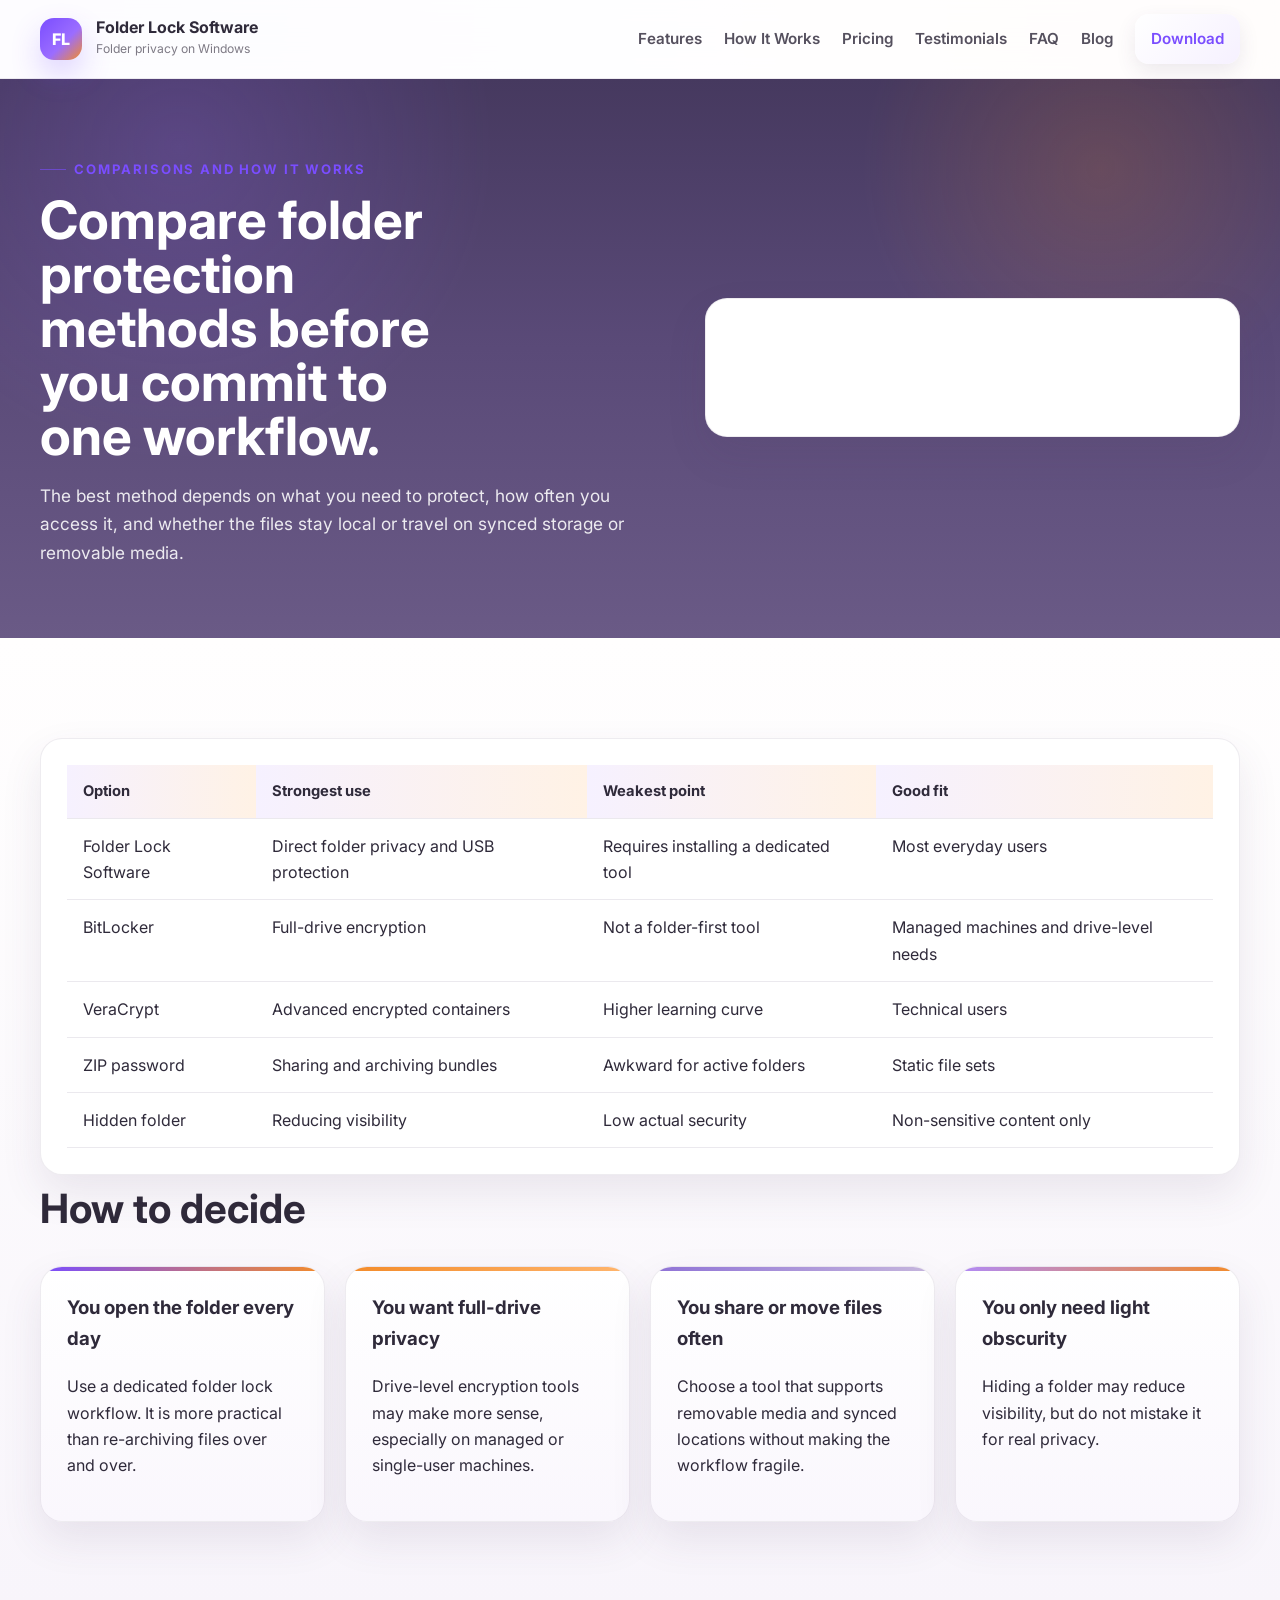
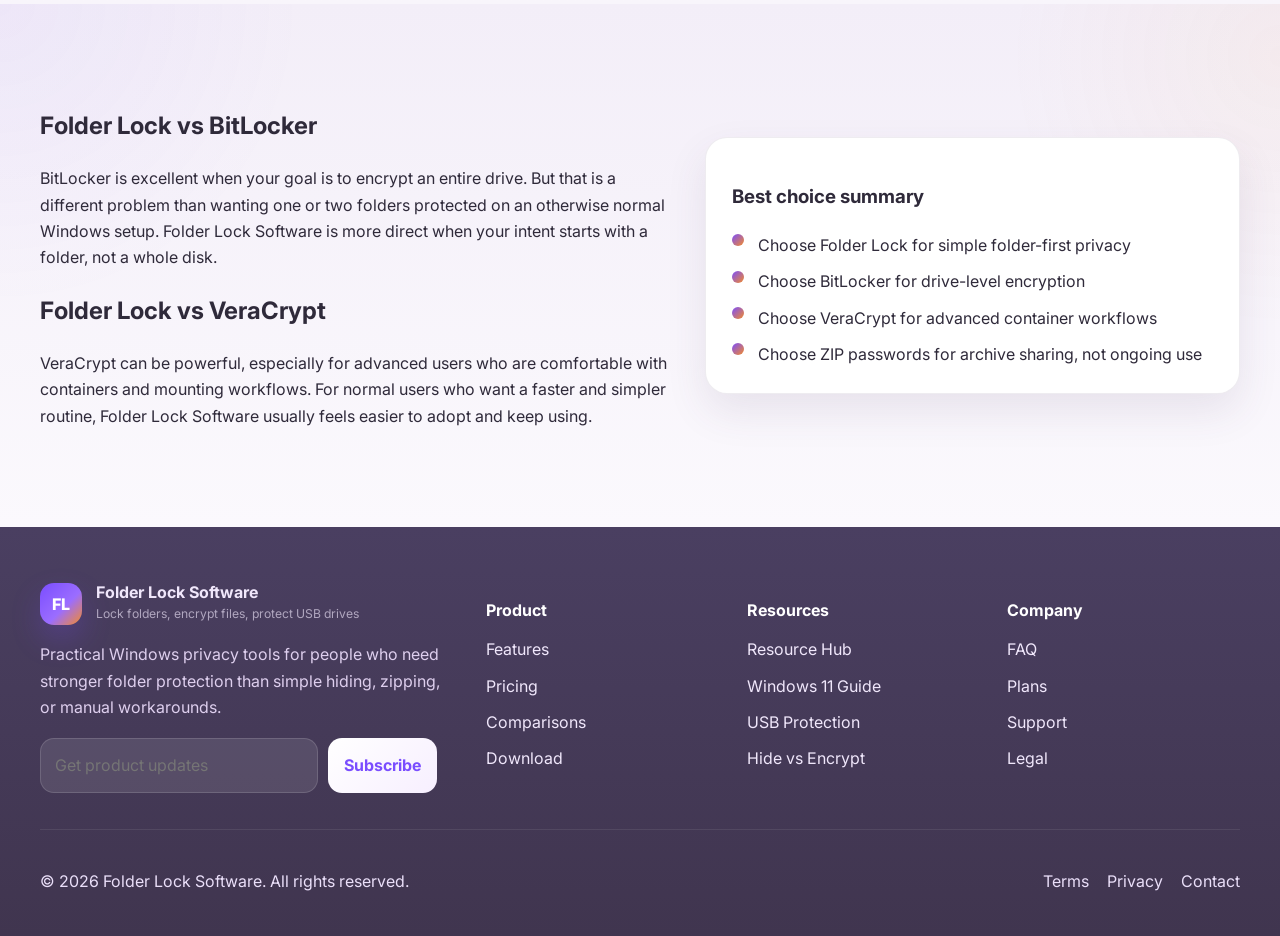
<file: compare/index.html>
<!doctype html>
<html lang="en">
<head>
  <meta charset="utf-8">
  <meta name="viewport" content="width=device-width, initial-scale=1">
  <title>Folder Lock Software Comparisons | Folder Lock vs BitLocker vs VeraCrypt</title>
  <meta name="description" content="Compare Folder Lock Software with BitLocker, VeraCrypt, ZIP passwords, and hidden folders to find the right workflow for password protecting folders on Windows.">
  <link rel="canonical" href="https://folder-lock-guide.netlify.app/compare">
  <meta name="robots" content="index,follow">
  <meta property="og:title" content="Folder Lock Software Comparisons | Folder Lock vs BitLocker vs VeraCrypt">
  <meta property="og:description" content="Compare Folder Lock Software with BitLocker, VeraCrypt, ZIP passwords, and hidden folders to find the right workflow for password protecting folders on Windows.">
  <meta property="og:type" content="website">
  <meta property="og:url" content="https://folder-lock-guide.netlify.app/compare">
  <meta property="og:site_name" content="Folder Lock Software">
  <meta name="twitter:card" content="summary_large_image">
  <meta name="theme-color" content="#081121">
  <link rel="preconnect" href="https://fonts.googleapis.com">
  <link rel="preconnect" href="https://fonts.gstatic.com" crossorigin>
  <link href="https://fonts.googleapis.com/css2?family=Inter:wght@400;500;600;700;800&display=swap" rel="stylesheet">
  <link rel="stylesheet" href="/styles.css">
  <script type="application/ld+json">
  {
    "@context":"https://schema.org",
    "@graph":[
      {
        "@type":"WebSite",
        "@id":"https://folder-lock-guide.netlify.app/#website",
        "url":"https://folder-lock-guide.netlify.app/",
        "name":"Folder Lock Software",
        "description":"Guides and product education for password protecting folders, encrypting files, and securing USB drives on Windows.",
        "publisher":{"@id":"https://folder-lock-guide.netlify.app/#organization"}
      },
      {
        "@type":"Organization",
        "@id":"https://folder-lock-guide.netlify.app/#organization",
        "name":"Folder Lock Software",
        "url":"https://folder-lock-guide.netlify.app/"
      },
      {
        "@type":"SoftwareApplication",
        "@id":"https://folder-lock-guide.netlify.app/#software",
        "name":"Folder Lock Software",
        "applicationCategory":"SecurityApplication",
        "operatingSystem":"Windows 11, Windows 10",
        "offers":{"@type":"Offer","price":"0","priceCurrency":"USD","description":"Free trial available"}
      },
      {
        "@type":"WebPage",
        "@id":"https://folder-lock-guide.netlify.app/compare#webpage",
        "url":"https://folder-lock-guide.netlify.app/compare",
        "name":"Folder Lock Software Comparisons | Folder Lock vs BitLocker vs VeraCrypt",
        "description":"Compare Folder Lock Software with BitLocker, VeraCrypt, ZIP passwords, and hidden folders to find the right workflow for password protecting folders on Windows.",
        "isPartOf":{"@id":"https://folder-lock-guide.netlify.app/#website"},
        "about":{"@id":"https://folder-lock-guide.netlify.app/#software"}
      }
      ,
      {
        "@type":"BreadcrumbList",
        "itemListElement":[
          {"@type":"ListItem","position":1,"name":"Home","item":"https://folder-lock-guide.netlify.app/"},
          {"@type":"ListItem","position":2,"name":"Compare","item":"https://folder-lock-guide.netlify.app/compare"}
        ]
      }
    ]
  }
  </script>
</head>
<body class="">
<a class="skip-link" href="#main-content">Skip to content</a>
<header class="site-header">
  <div class="container nav-wrap">
    <a class="brand" href="/" aria-label="Folder Lock Software home">
      <span class="brand-badge">FL</span>
      <span class="brand-copy">
        <strong>Folder Lock Software</strong>
        <small>Folder privacy on Windows</small>
      </span>
    </a>
    <button class="nav-toggle" aria-expanded="false" aria-controls="site-nav" aria-label="Open navigation">
      <span></span><span></span><span></span>
    </button>
    <nav id="site-nav" class="site-nav" aria-label="Main navigation">
      <a href="/features">Features</a>
      <a href="/compare">How It Works</a>
      <a href="/pricing">Pricing</a>
      <a href="/#testimonials">Testimonials</a>
      <a href="/#faq">FAQ</a>
      <a href="/resources">Blog</a>
      <a class="nav-cta" href="/download">Download</a>
    </nav>
  </div>
</header>

<main id="main-content">
  <section class="subhero dark-subhero">
    <div class="container subhero-grid">
      <div>
        <span class="eyebrow">Comparisons and how it works</span>
        <h1>Compare folder protection methods before you commit to one workflow.</h1>
        <p class="lead">The best method depends on what you need to protect, how often you access it, and whether the files stay local or travel on synced storage or removable media.</p>
      </div>
      <div class="card">
        <p class="muted">This page helps you separate true privacy tools from convenience tricks.</p>
      </div>
    </div>
  </section>

  <section class="section section-light">
    <div class="container">
      <div class="table-wrap card">
        <table class="comparison-table">
          <thead>
            <tr><th>Option</th><th>Strongest use</th><th>Weakest point</th><th>Good fit</th></tr>
          </thead>
          <tbody>
            <tr><td>Folder Lock Software</td><td>Direct folder privacy and USB protection</td><td>Requires installing a dedicated tool</td><td>Most everyday users</td></tr>
            <tr><td>BitLocker</td><td>Full-drive encryption</td><td>Not a folder-first tool</td><td>Managed machines and drive-level needs</td></tr>
            <tr><td>VeraCrypt</td><td>Advanced encrypted containers</td><td>Higher learning curve</td><td>Technical users</td></tr>
            <tr><td>ZIP password</td><td>Sharing and archiving bundles</td><td>Awkward for active folders</td><td>Static file sets</td></tr>
            <tr><td>Hidden folder</td><td>Reducing visibility</td><td>Low actual security</td><td>Non-sensitive content only</td></tr>
          </tbody>
        </table>
      </div>
      <div class="section-head">
        <h2>How to decide</h2>
      </div>
      <div class="answer-grid">
        <article class="card"><h3>You open the folder every day</h3><p>Use a dedicated folder lock workflow. It is more practical than re-archiving files over and over.</p></article>
        <article class="card"><h3>You want full-drive privacy</h3><p>Drive-level encryption tools may make more sense, especially on managed or single-user machines.</p></article>
        <article class="card"><h3>You share or move files often</h3><p>Choose a tool that supports removable media and synced locations without making the workflow fragile.</p></article>
        <article class="card"><h3>You only need light obscurity</h3><p>Hiding a folder may reduce visibility, but do not mistake it for real privacy.</p></article>
      </div>
    </div>
  </section>

  <section class="section section-light alt">
    <div class="container split">
      <div>
        <h2>Folder Lock vs BitLocker</h2>
        <p>BitLocker is excellent when your goal is to encrypt an entire drive. But that is a different problem than wanting one or two folders protected on an otherwise normal Windows setup. Folder Lock Software is more direct when your intent starts with a folder, not a whole disk.</p>
        <h2>Folder Lock vs VeraCrypt</h2>
        <p>VeraCrypt can be powerful, especially for advanced users who are comfortable with containers and mounting workflows. For normal users who want a faster and simpler routine, Folder Lock Software usually feels easier to adopt and keep using.</p>
      </div>
      <div class="card">
        <h3>Best choice summary</h3>
        <ul class="check-list">
          <li>Choose Folder Lock for simple folder-first privacy</li>
          <li>Choose BitLocker for drive-level encryption</li>
          <li>Choose VeraCrypt for advanced container workflows</li>
          <li>Choose ZIP passwords for archive sharing, not ongoing use</li>
        </ul>
      </div>
    </div>
  </section>
</main>

<footer class="site-footer">
  <div class="container footer-grid">
    <div>
      <a class="brand footer-brand" href="/">
        <span class="brand-badge">FL</span>
        <span class="brand-copy">
          <strong>Folder Lock Software</strong>
          <small>Lock folders, encrypt files, protect USB drives</small>
        </span>
      </a>
      <p class="footer-copy">Practical Windows privacy tools for people who need stronger folder protection than simple hiding, zipping, or manual workarounds.</p>
      <form class="footer-form" action="#" method="post">
        <label class="sr-only" for="footer-email">Email address</label>
        <input id="footer-email" type="email" name="email" placeholder="Get product updates">
        <button type="submit">Subscribe</button>
      </form>
    </div>
    <div>
      <h2>Product</h2>
      <ul>
        <li><a href="/features">Features</a></li>
        <li><a href="/pricing">Pricing</a></li>
        <li><a href="/compare">Comparisons</a></li>
        <li><a href="/download">Download</a></li>
      </ul>
    </div>
    <div>
      <h2>Resources</h2>
      <ul>
        <li><a href="/resources">Resource Hub</a></li>
        <li><a href="/resources/windows-11-folder-password">Windows 11 Guide</a></li>
        <li><a href="/resources/password-protect-usb-drive">USB Protection</a></li>
        <li><a href="/resources/folder-hiding-vs-encryption">Hide vs Encrypt</a></li>
      </ul>
    </div>
    <div>
      <h2>Company</h2>
      <ul>
        <li><a href="/#faq">FAQ</a></li>
        <li><a href="/#pricing">Plans</a></li>
        <li><a href="/download">Support</a></li>
        <li><a href="/download">Legal</a></li>
      </ul>
    </div>
  </div>
  <div class="container footer-bottom">
    <p>© 2026 Folder Lock Software. All rights reserved.</p>
    <div class="footer-links">
      <a href="/download">Terms</a>
      <a href="/download">Privacy</a>
      <a href="/download">Contact</a>
    </div>
  </div>
</footer>
<script src="/script.js"></script>
</body>
</html>
</file>
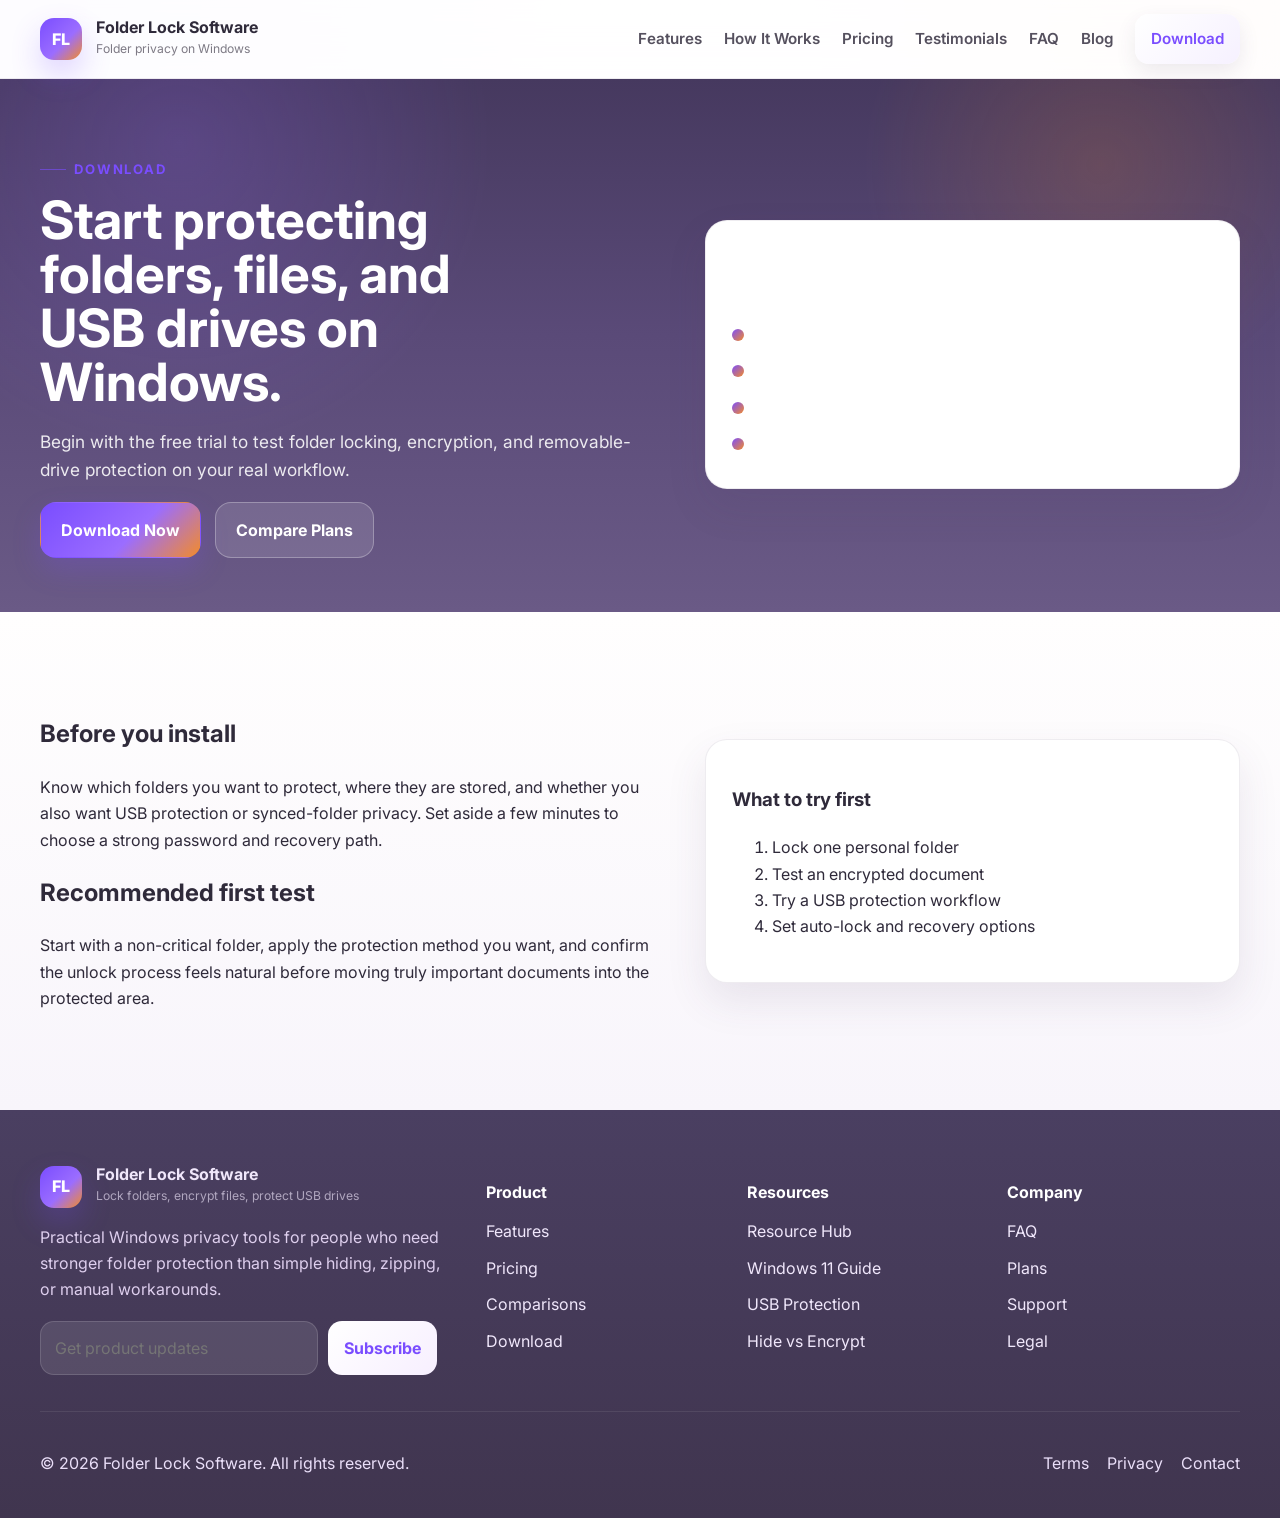
<file: download/index.html>
<!doctype html>
<html lang="en">
<head>
  <meta charset="utf-8">
  <meta name="viewport" content="width=device-width, initial-scale=1">
  <title>Download Folder Lock Software | Start Free Trial</title>
  <meta name="description" content="Start the Folder Lock Software free trial and test folder locking, file encryption, USB protection, and privacy features on Windows.">
  <link rel="canonical" href="https://folder-lock-guide.netlify.app/download">
  <meta name="robots" content="index,follow">
  <meta property="og:title" content="Download Folder Lock Software | Start Free Trial">
  <meta property="og:description" content="Start the Folder Lock Software free trial and test folder locking, file encryption, USB protection, and privacy features on Windows.">
  <meta property="og:type" content="website">
  <meta property="og:url" content="https://folder-lock-guide.netlify.app/download">
  <meta property="og:site_name" content="Folder Lock Software">
  <meta name="twitter:card" content="summary_large_image">
  <meta name="theme-color" content="#081121">
  <link rel="preconnect" href="https://fonts.googleapis.com">
  <link rel="preconnect" href="https://fonts.gstatic.com" crossorigin>
  <link href="https://fonts.googleapis.com/css2?family=Inter:wght@400;500;600;700;800&display=swap" rel="stylesheet">
  <link rel="stylesheet" href="/styles.css">
  <script type="application/ld+json">
  {
    "@context":"https://schema.org",
    "@graph":[
      {
        "@type":"WebSite",
        "@id":"https://folder-lock-guide.netlify.app/#website",
        "url":"https://folder-lock-guide.netlify.app/",
        "name":"Folder Lock Software",
        "description":"Guides and product education for password protecting folders, encrypting files, and securing USB drives on Windows.",
        "publisher":{"@id":"https://folder-lock-guide.netlify.app/#organization"}
      },
      {
        "@type":"Organization",
        "@id":"https://folder-lock-guide.netlify.app/#organization",
        "name":"Folder Lock Software",
        "url":"https://folder-lock-guide.netlify.app/"
      },
      {
        "@type":"SoftwareApplication",
        "@id":"https://folder-lock-guide.netlify.app/#software",
        "name":"Folder Lock Software",
        "applicationCategory":"SecurityApplication",
        "operatingSystem":"Windows 11, Windows 10",
        "offers":{"@type":"Offer","price":"0","priceCurrency":"USD","description":"Free trial available"}
      },
      {
        "@type":"WebPage",
        "@id":"https://folder-lock-guide.netlify.app/download#webpage",
        "url":"https://folder-lock-guide.netlify.app/download",
        "name":"Download Folder Lock Software | Start Free Trial",
        "description":"Start the Folder Lock Software free trial and test folder locking, file encryption, USB protection, and privacy features on Windows.",
        "isPartOf":{"@id":"https://folder-lock-guide.netlify.app/#website"},
        "about":{"@id":"https://folder-lock-guide.netlify.app/#software"}
      }
      ,
      {
        "@type":"BreadcrumbList",
        "itemListElement":[
          {"@type":"ListItem","position":1,"name":"Home","item":"https://folder-lock-guide.netlify.app/"},
          {"@type":"ListItem","position":2,"name":"Download","item":"https://folder-lock-guide.netlify.app/download"}
        ]
      }
    ]
  }
  </script>
</head>
<body class="">
<a class="skip-link" href="#main-content">Skip to content</a>
<header class="site-header">
  <div class="container nav-wrap">
    <a class="brand" href="/" aria-label="Folder Lock Software home">
      <span class="brand-badge">FL</span>
      <span class="brand-copy">
        <strong>Folder Lock Software</strong>
        <small>Folder privacy on Windows</small>
      </span>
    </a>
    <button class="nav-toggle" aria-expanded="false" aria-controls="site-nav" aria-label="Open navigation">
      <span></span><span></span><span></span>
    </button>
    <nav id="site-nav" class="site-nav" aria-label="Main navigation">
      <a href="/features">Features</a>
      <a href="/compare">How It Works</a>
      <a href="/pricing">Pricing</a>
      <a href="/#testimonials">Testimonials</a>
      <a href="/#faq">FAQ</a>
      <a href="/resources">Blog</a>
      <a class="nav-cta" href="/download">Download</a>
    </nav>
  </div>
</header>

<main id="main-content">
  <section class="subhero dark-subhero">
    <div class="container subhero-grid">
      <div>
        <span class="eyebrow">Download</span>
        <h1>Start protecting folders, files, and USB drives on Windows.</h1>
        <p class="lead">Begin with the free trial to test folder locking, encryption, and removable-drive protection on your real workflow.</p>
        <div class="hero-cta">
          <a class="btn btn-primary" href="#">Download Now</a>
          <a class="btn btn-secondary" href="/pricing">Compare Plans</a>
        </div>
      </div>
      <div class="card">
        <h2>System fit</h2>
        <ul class="check-list">
          <li>Windows 11</li>
          <li>Windows 10</li>
          <li>Local folders</li>
          <li>External and USB storage</li>
        </ul>
      </div>
    </div>
  </section>
  <section class="section section-light">
    <div class="container split">
      <div>
        <h2>Before you install</h2>
        <p>Know which folders you want to protect, where they are stored, and whether you also want USB protection or synced-folder privacy. Set aside a few minutes to choose a strong password and recovery path.</p>
        <h2>Recommended first test</h2>
        <p>Start with a non-critical folder, apply the protection method you want, and confirm the unlock process feels natural before moving truly important documents into the protected area.</p>
      </div>
      <div class="card">
        <h3>What to try first</h3>
        <ol>
          <li>Lock one personal folder</li>
          <li>Test an encrypted document</li>
          <li>Try a USB protection workflow</li>
          <li>Set auto-lock and recovery options</li>
        </ol>
      </div>
    </div>
  </section>
</main>

<footer class="site-footer">
  <div class="container footer-grid">
    <div>
      <a class="brand footer-brand" href="/">
        <span class="brand-badge">FL</span>
        <span class="brand-copy">
          <strong>Folder Lock Software</strong>
          <small>Lock folders, encrypt files, protect USB drives</small>
        </span>
      </a>
      <p class="footer-copy">Practical Windows privacy tools for people who need stronger folder protection than simple hiding, zipping, or manual workarounds.</p>
      <form class="footer-form" action="#" method="post">
        <label class="sr-only" for="footer-email">Email address</label>
        <input id="footer-email" type="email" name="email" placeholder="Get product updates">
        <button type="submit">Subscribe</button>
      </form>
    </div>
    <div>
      <h2>Product</h2>
      <ul>
        <li><a href="/features">Features</a></li>
        <li><a href="/pricing">Pricing</a></li>
        <li><a href="/compare">Comparisons</a></li>
        <li><a href="/download">Download</a></li>
      </ul>
    </div>
    <div>
      <h2>Resources</h2>
      <ul>
        <li><a href="/resources">Resource Hub</a></li>
        <li><a href="/resources/windows-11-folder-password">Windows 11 Guide</a></li>
        <li><a href="/resources/password-protect-usb-drive">USB Protection</a></li>
        <li><a href="/resources/folder-hiding-vs-encryption">Hide vs Encrypt</a></li>
      </ul>
    </div>
    <div>
      <h2>Company</h2>
      <ul>
        <li><a href="/#faq">FAQ</a></li>
        <li><a href="/#pricing">Plans</a></li>
        <li><a href="/download">Support</a></li>
        <li><a href="/download">Legal</a></li>
      </ul>
    </div>
  </div>
  <div class="container footer-bottom">
    <p>© 2026 Folder Lock Software. All rights reserved.</p>
    <div class="footer-links">
      <a href="/download">Terms</a>
      <a href="/download">Privacy</a>
      <a href="/download">Contact</a>
    </div>
  </div>
</footer>
<script src="/script.js"></script>
</body>
</html>
</file>
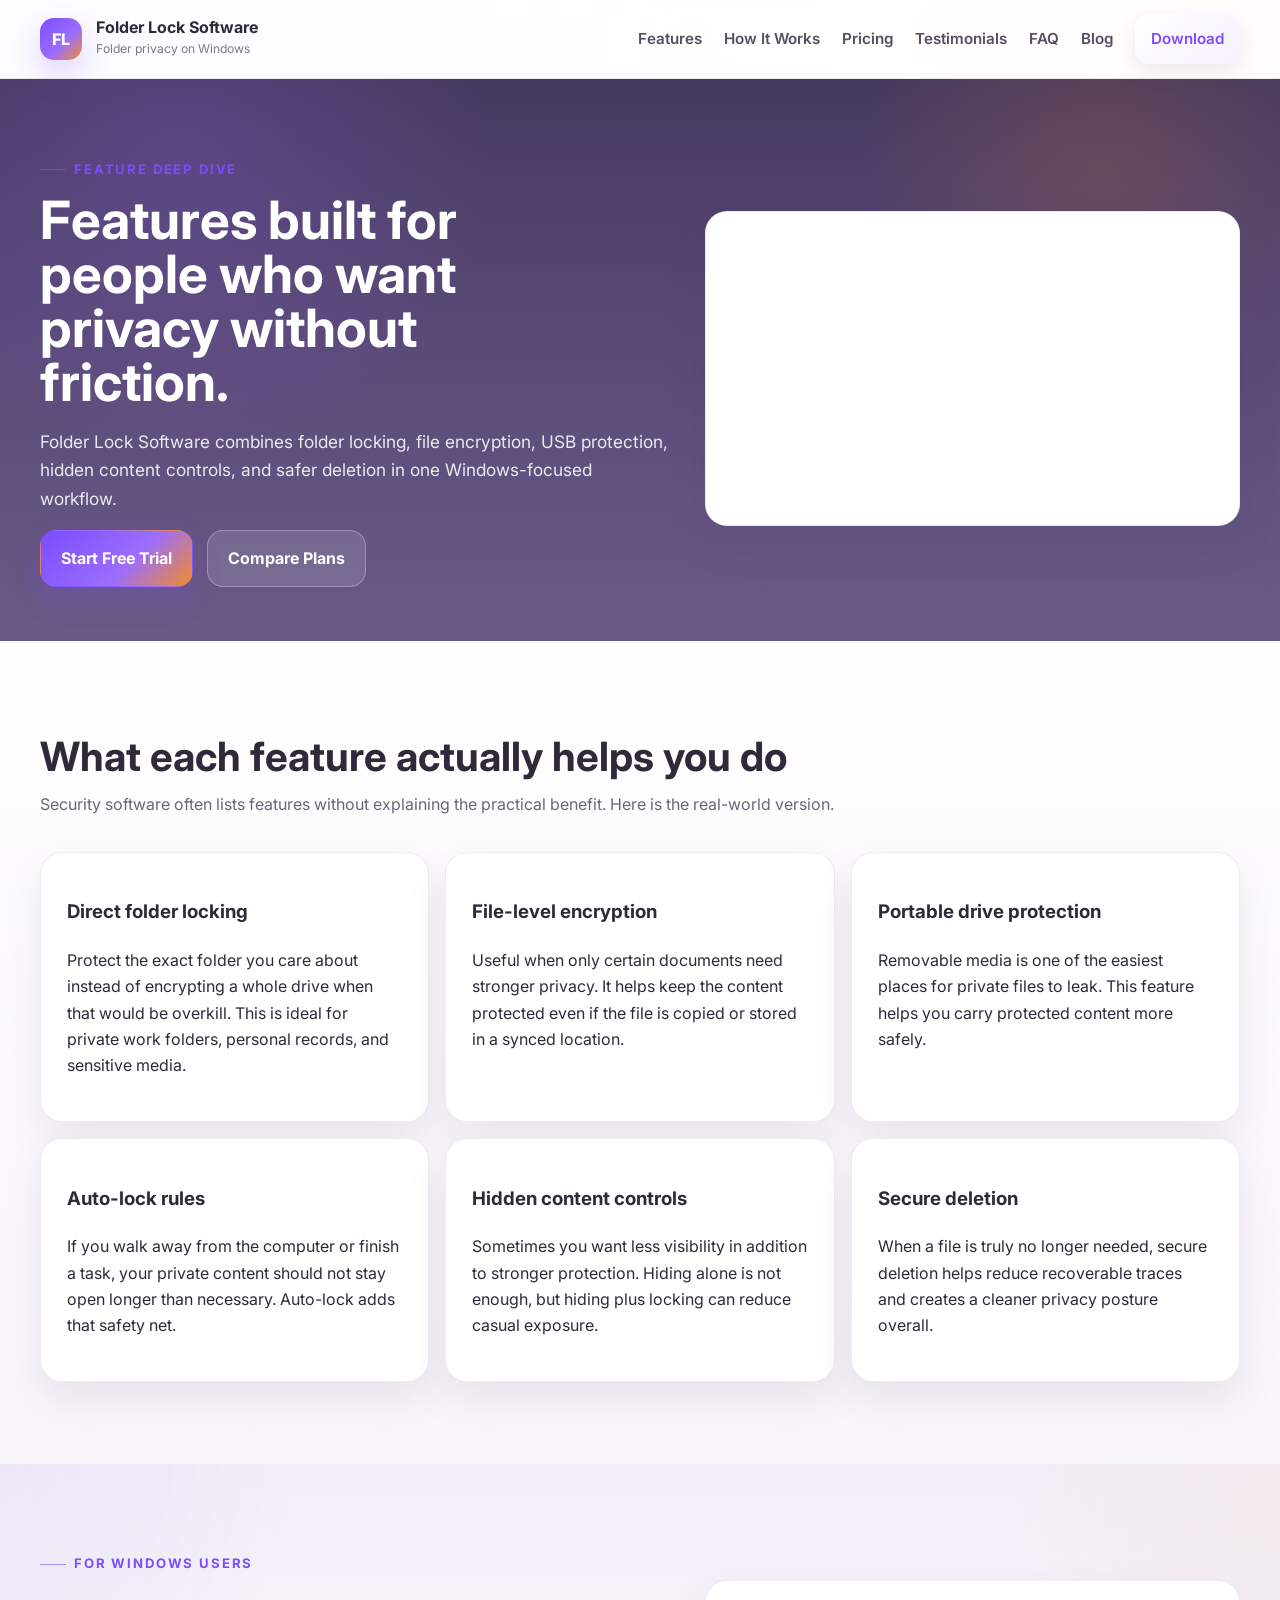
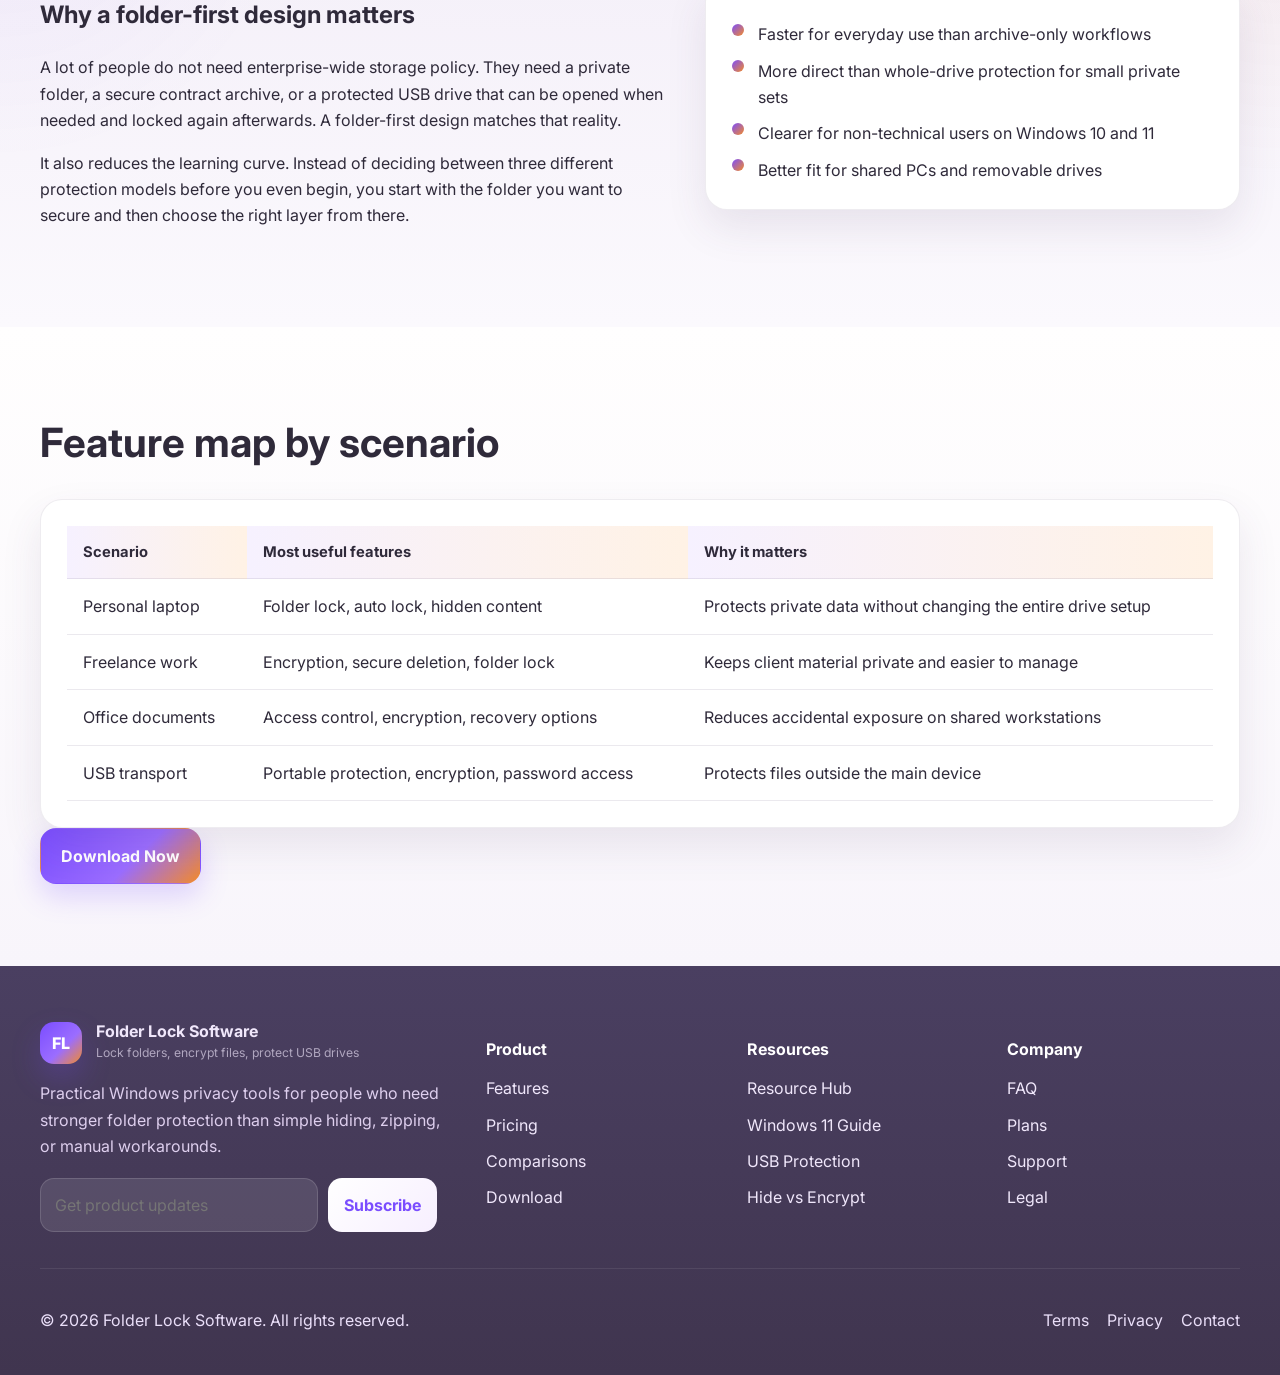
<file: features/index.html>
<!doctype html>
<html lang="en">
<head>
  <meta charset="utf-8">
  <meta name="viewport" content="width=device-width, initial-scale=1">
  <title>Folder Lock Software Features | Folder Locking, Encryption, USB Protection</title>
  <meta name="description" content="Explore Folder Lock Software features for password protecting folders, encrypting files, securing USB drives, hiding private content, and managing Windows privacy more easily.">
  <link rel="canonical" href="https://folder-lock-guide.netlify.app/features">
  <meta name="robots" content="index,follow">
  <meta property="og:title" content="Folder Lock Software Features | Folder Locking, Encryption, USB Protection">
  <meta property="og:description" content="Explore Folder Lock Software features for password protecting folders, encrypting files, securing USB drives, hiding private content, and managing Windows privacy more easily.">
  <meta property="og:type" content="website">
  <meta property="og:url" content="https://folder-lock-guide.netlify.app/features">
  <meta property="og:site_name" content="Folder Lock Software">
  <meta name="twitter:card" content="summary_large_image">
  <meta name="theme-color" content="#081121">
  <link rel="preconnect" href="https://fonts.googleapis.com">
  <link rel="preconnect" href="https://fonts.gstatic.com" crossorigin>
  <link href="https://fonts.googleapis.com/css2?family=Inter:wght@400;500;600;700;800&display=swap" rel="stylesheet">
  <link rel="stylesheet" href="/styles.css">
  <script type="application/ld+json">
  {
    "@context":"https://schema.org",
    "@graph":[
      {
        "@type":"WebSite",
        "@id":"https://folder-lock-guide.netlify.app/#website",
        "url":"https://folder-lock-guide.netlify.app/",
        "name":"Folder Lock Software",
        "description":"Guides and product education for password protecting folders, encrypting files, and securing USB drives on Windows.",
        "publisher":{"@id":"https://folder-lock-guide.netlify.app/#organization"}
      },
      {
        "@type":"Organization",
        "@id":"https://folder-lock-guide.netlify.app/#organization",
        "name":"Folder Lock Software",
        "url":"https://folder-lock-guide.netlify.app/"
      },
      {
        "@type":"SoftwareApplication",
        "@id":"https://folder-lock-guide.netlify.app/#software",
        "name":"Folder Lock Software",
        "applicationCategory":"SecurityApplication",
        "operatingSystem":"Windows 11, Windows 10",
        "offers":{"@type":"Offer","price":"0","priceCurrency":"USD","description":"Free trial available"}
      },
      {
        "@type":"WebPage",
        "@id":"https://folder-lock-guide.netlify.app/features#webpage",
        "url":"https://folder-lock-guide.netlify.app/features",
        "name":"Folder Lock Software Features | Folder Locking, Encryption, USB Protection",
        "description":"Explore Folder Lock Software features for password protecting folders, encrypting files, securing USB drives, hiding private content, and managing Windows privacy more easily.",
        "isPartOf":{"@id":"https://folder-lock-guide.netlify.app/#website"},
        "about":{"@id":"https://folder-lock-guide.netlify.app/#software"}
      }
      ,
      {
        "@type":"BreadcrumbList",
        "itemListElement":[
          {"@type":"ListItem","position":1,"name":"Home","item":"https://folder-lock-guide.netlify.app/"},
          {"@type":"ListItem","position":2,"name":"Features","item":"https://folder-lock-guide.netlify.app/features"}
        ]
      }
    ]
  }
  </script>
</head>
<body class="">
<a class="skip-link" href="#main-content">Skip to content</a>
<header class="site-header">
  <div class="container nav-wrap">
    <a class="brand" href="/" aria-label="Folder Lock Software home">
      <span class="brand-badge">FL</span>
      <span class="brand-copy">
        <strong>Folder Lock Software</strong>
        <small>Folder privacy on Windows</small>
      </span>
    </a>
    <button class="nav-toggle" aria-expanded="false" aria-controls="site-nav" aria-label="Open navigation">
      <span></span><span></span><span></span>
    </button>
    <nav id="site-nav" class="site-nav" aria-label="Main navigation">
      <a href="/features">Features</a>
      <a href="/compare">How It Works</a>
      <a href="/pricing">Pricing</a>
      <a href="/#testimonials">Testimonials</a>
      <a href="/#faq">FAQ</a>
      <a href="/resources">Blog</a>
      <a class="nav-cta" href="/download">Download</a>
    </nav>
  </div>
</header>

<main id="main-content">
  <section class="subhero dark-subhero">
    <div class="container subhero-grid">
      <div>
        <span class="eyebrow">Feature deep dive</span>
        <h1>Features built for people who want privacy without friction.</h1>
        <p class="lead">Folder Lock Software combines folder locking, file encryption, USB protection, hidden content controls, and safer deletion in one Windows-focused workflow.</p>
        <div class="hero-cta">
          <a class="btn btn-primary" href="/download">Start Free Trial</a>
          <a class="btn btn-secondary" href="/pricing">Compare Plans</a>
        </div>
      </div>
      <div class="card slim-mock">
        <div class="stats-grid">
          <div><strong>10</strong><span>Core protection tools</span></div>
          <div><strong>1</strong><span>Unified dashboard</span></div>
          <div><strong>3</strong><span>Main plan paths</span></div>
          <div><strong>24/7</strong><span>Always-on file privacy logic</span></div>
        </div>
      </div>
    </div>
  </section>

  <section class="section section-light">
    <div class="container">
      <div class="section-head">
        <h2>What each feature actually helps you do</h2>
        <p>Security software often lists features without explaining the practical benefit. Here is the real-world version.</p>
      </div>
      <div class="feature-detail-grid">
        <article class="card">
          <h3>Direct folder locking</h3>
          <p>Protect the exact folder you care about instead of encrypting a whole drive when that would be overkill. This is ideal for private work folders, personal records, and sensitive media.</p>
        </article>
        <article class="card">
          <h3>File-level encryption</h3>
          <p>Useful when only certain documents need stronger privacy. It helps keep the content protected even if the file is copied or stored in a synced location.</p>
        </article>
        <article class="card">
          <h3>Portable drive protection</h3>
          <p>Removable media is one of the easiest places for private files to leak. This feature helps you carry protected content more safely.</p>
        </article>
        <article class="card">
          <h3>Auto-lock rules</h3>
          <p>If you walk away from the computer or finish a task, your private content should not stay open longer than necessary. Auto-lock adds that safety net.</p>
        </article>
        <article class="card">
          <h3>Hidden content controls</h3>
          <p>Sometimes you want less visibility in addition to stronger protection. Hiding alone is not enough, but hiding plus locking can reduce casual exposure.</p>
        </article>
        <article class="card">
          <h3>Secure deletion</h3>
          <p>When a file is truly no longer needed, secure deletion helps reduce recoverable traces and creates a cleaner privacy posture overall.</p>
        </article>
      </div>
    </div>
  </section>

  <section class="section section-light alt">
    <div class="container split">
      <div>
        <span class="eyebrow">For Windows users</span>
        <h2>Why a folder-first design matters</h2>
        <p>A lot of people do not need enterprise-wide storage policy. They need a private folder, a secure contract archive, or a protected USB drive that can be opened when needed and locked again afterwards. A folder-first design matches that reality.</p>
        <p>It also reduces the learning curve. Instead of deciding between three different protection models before you even begin, you start with the folder you want to secure and then choose the right layer from there.</p>
      </div>
      <div class="card">
        <ul class="check-list">
          <li>Faster for everyday use than archive-only workflows</li>
          <li>More direct than whole-drive protection for small private sets</li>
          <li>Clearer for non-technical users on Windows 10 and 11</li>
          <li>Better fit for shared PCs and removable drives</li>
        </ul>
      </div>
    </div>
  </section>

  <section class="section section-light">
    <div class="container">
      <div class="section-head">
        <h2>Feature map by scenario</h2>
      </div>
      <div class="table-wrap card">
        <table class="comparison-table">
          <thead>
            <tr><th>Scenario</th><th>Most useful features</th><th>Why it matters</th></tr>
          </thead>
          <tbody>
            <tr><td>Personal laptop</td><td>Folder lock, auto lock, hidden content</td><td>Protects private data without changing the entire drive setup</td></tr>
            <tr><td>Freelance work</td><td>Encryption, secure deletion, folder lock</td><td>Keeps client material private and easier to manage</td></tr>
            <tr><td>Office documents</td><td>Access control, encryption, recovery options</td><td>Reduces accidental exposure on shared workstations</td></tr>
            <tr><td>USB transport</td><td>Portable protection, encryption, password access</td><td>Protects files outside the main device</td></tr>
          </tbody>
        </table>
      </div>
      <div class="section-actions">
        <a class="btn btn-primary" href="/download">Download Now</a>
      </div>
    </div>
  </section>
</main>

<footer class="site-footer">
  <div class="container footer-grid">
    <div>
      <a class="brand footer-brand" href="/">
        <span class="brand-badge">FL</span>
        <span class="brand-copy">
          <strong>Folder Lock Software</strong>
          <small>Lock folders, encrypt files, protect USB drives</small>
        </span>
      </a>
      <p class="footer-copy">Practical Windows privacy tools for people who need stronger folder protection than simple hiding, zipping, or manual workarounds.</p>
      <form class="footer-form" action="#" method="post">
        <label class="sr-only" for="footer-email">Email address</label>
        <input id="footer-email" type="email" name="email" placeholder="Get product updates">
        <button type="submit">Subscribe</button>
      </form>
    </div>
    <div>
      <h2>Product</h2>
      <ul>
        <li><a href="/features">Features</a></li>
        <li><a href="/pricing">Pricing</a></li>
        <li><a href="/compare">Comparisons</a></li>
        <li><a href="/download">Download</a></li>
      </ul>
    </div>
    <div>
      <h2>Resources</h2>
      <ul>
        <li><a href="/resources">Resource Hub</a></li>
        <li><a href="/resources/windows-11-folder-password">Windows 11 Guide</a></li>
        <li><a href="/resources/password-protect-usb-drive">USB Protection</a></li>
        <li><a href="/resources/folder-hiding-vs-encryption">Hide vs Encrypt</a></li>
      </ul>
    </div>
    <div>
      <h2>Company</h2>
      <ul>
        <li><a href="/#faq">FAQ</a></li>
        <li><a href="/#pricing">Plans</a></li>
        <li><a href="/download">Support</a></li>
        <li><a href="/download">Legal</a></li>
      </ul>
    </div>
  </div>
  <div class="container footer-bottom">
    <p>© 2026 Folder Lock Software. All rights reserved.</p>
    <div class="footer-links">
      <a href="/download">Terms</a>
      <a href="/download">Privacy</a>
      <a href="/download">Contact</a>
    </div>
  </div>
</footer>
<script src="/script.js"></script>
</body>
</html>
</file>
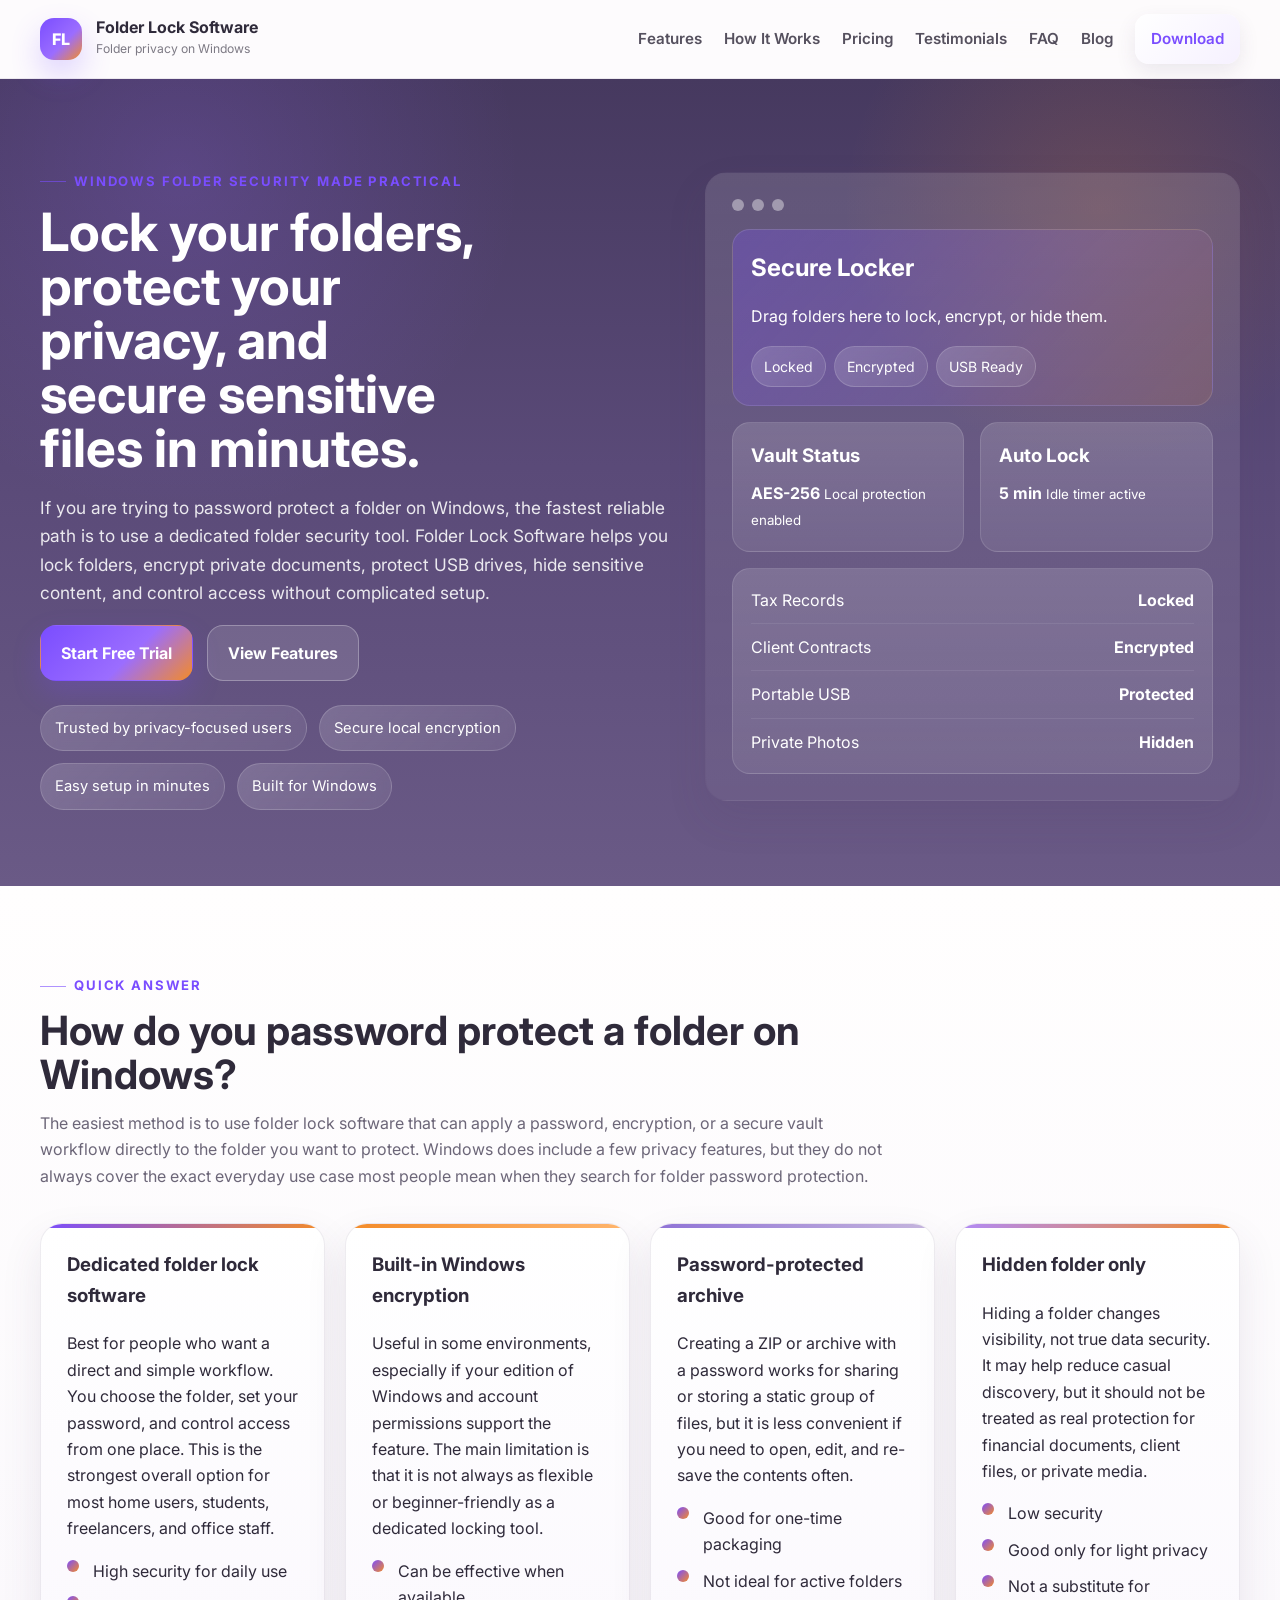
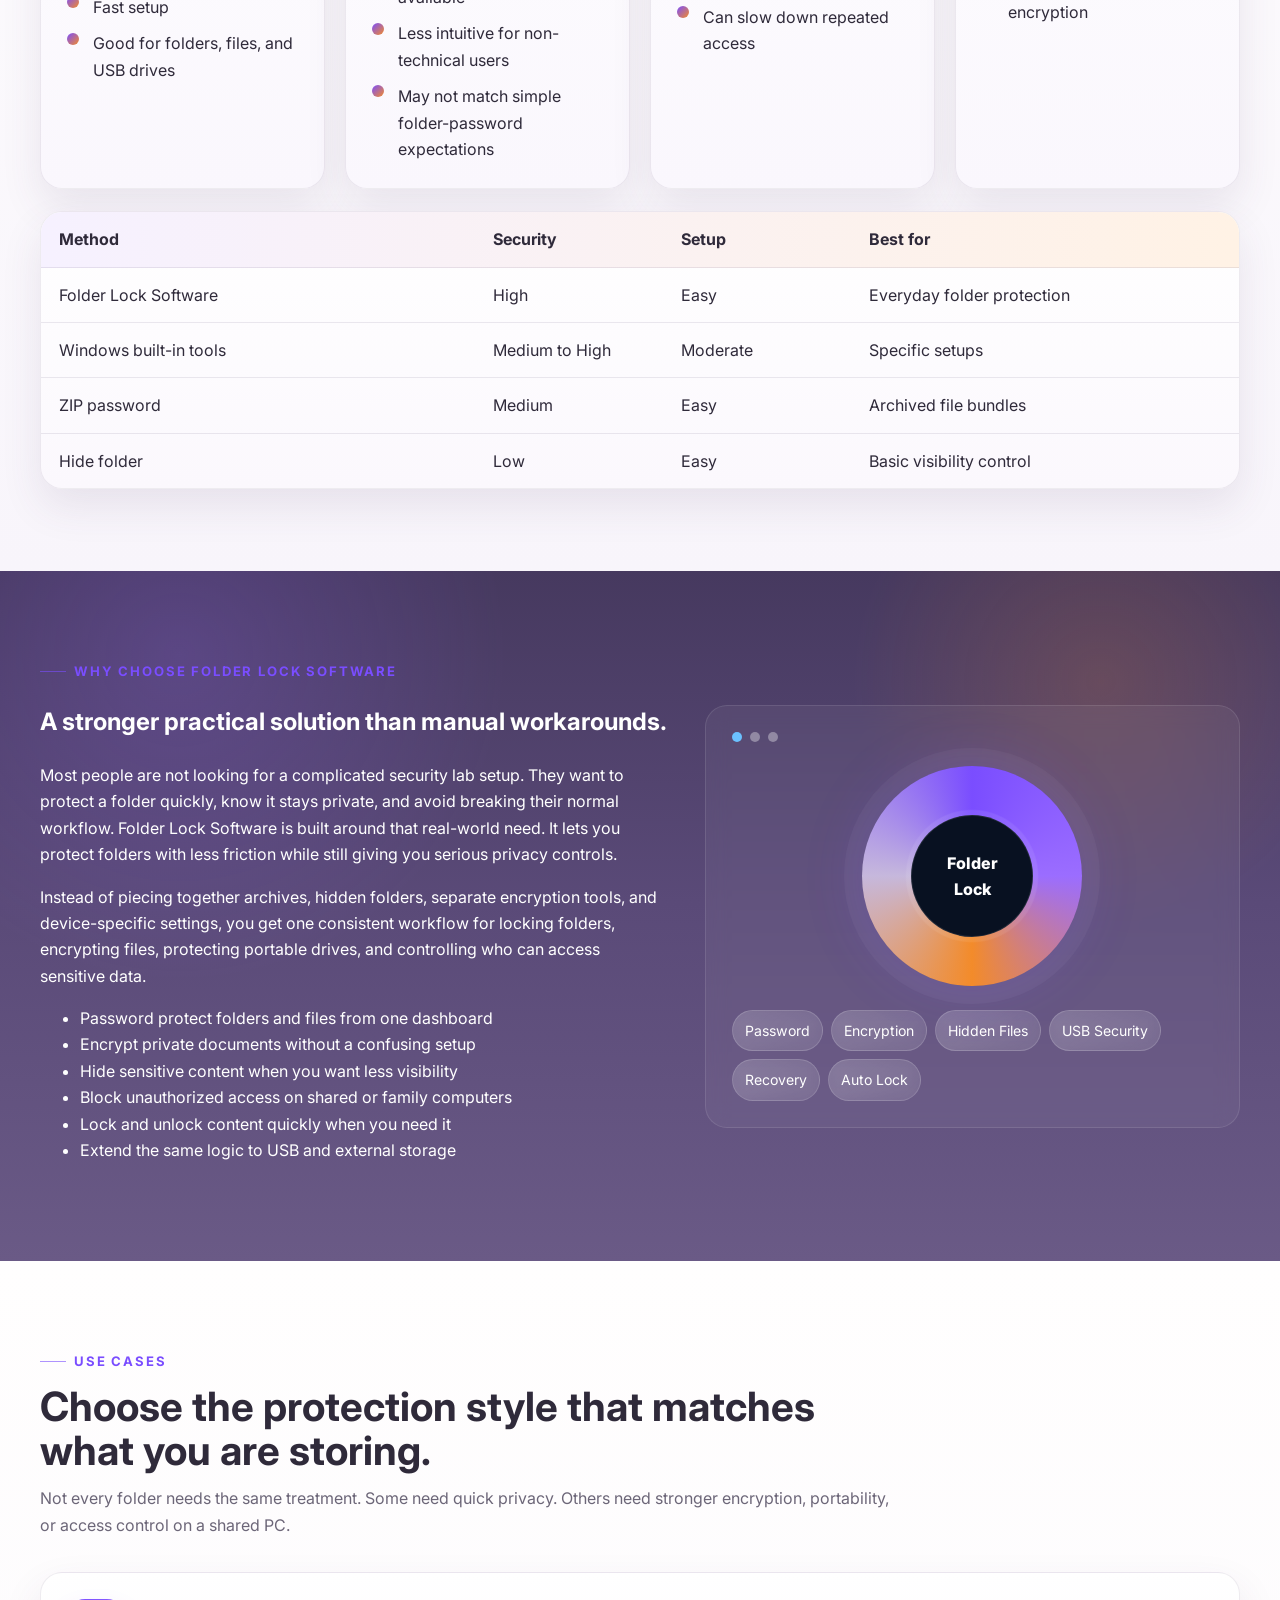
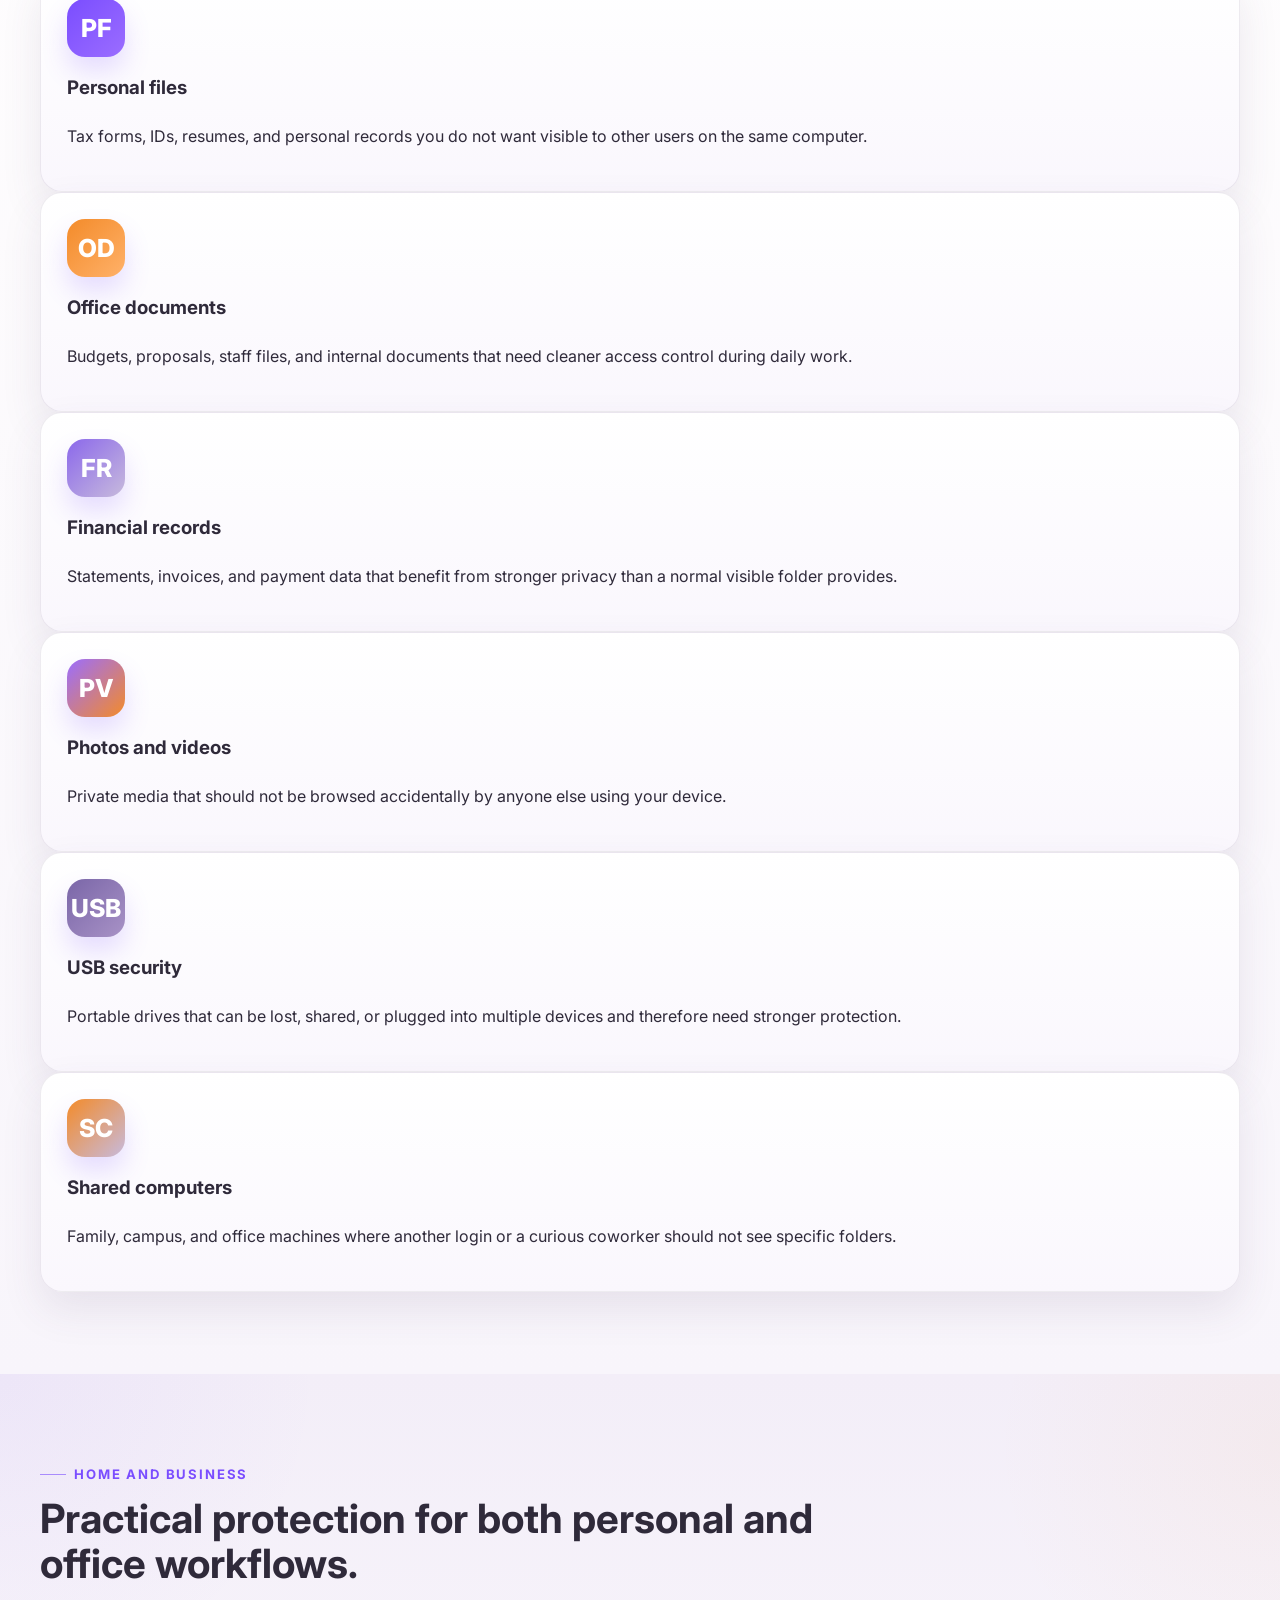
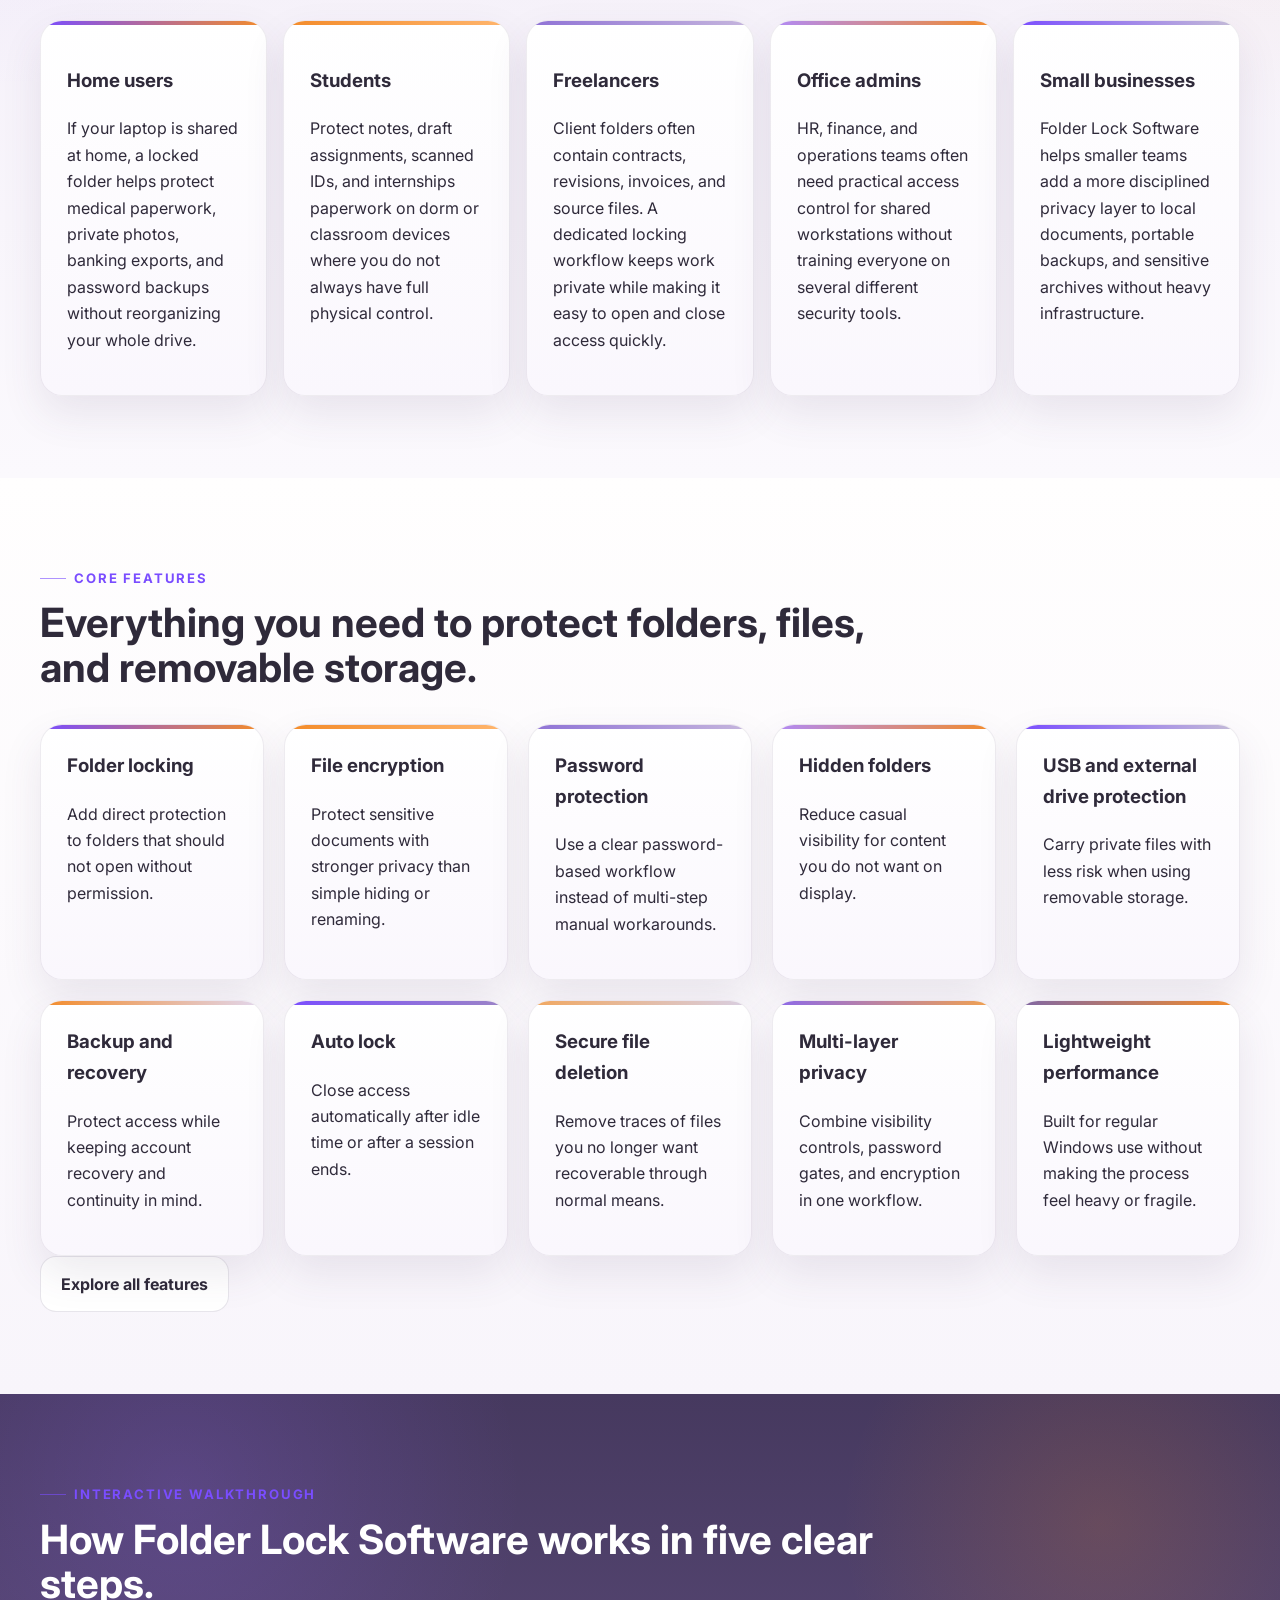
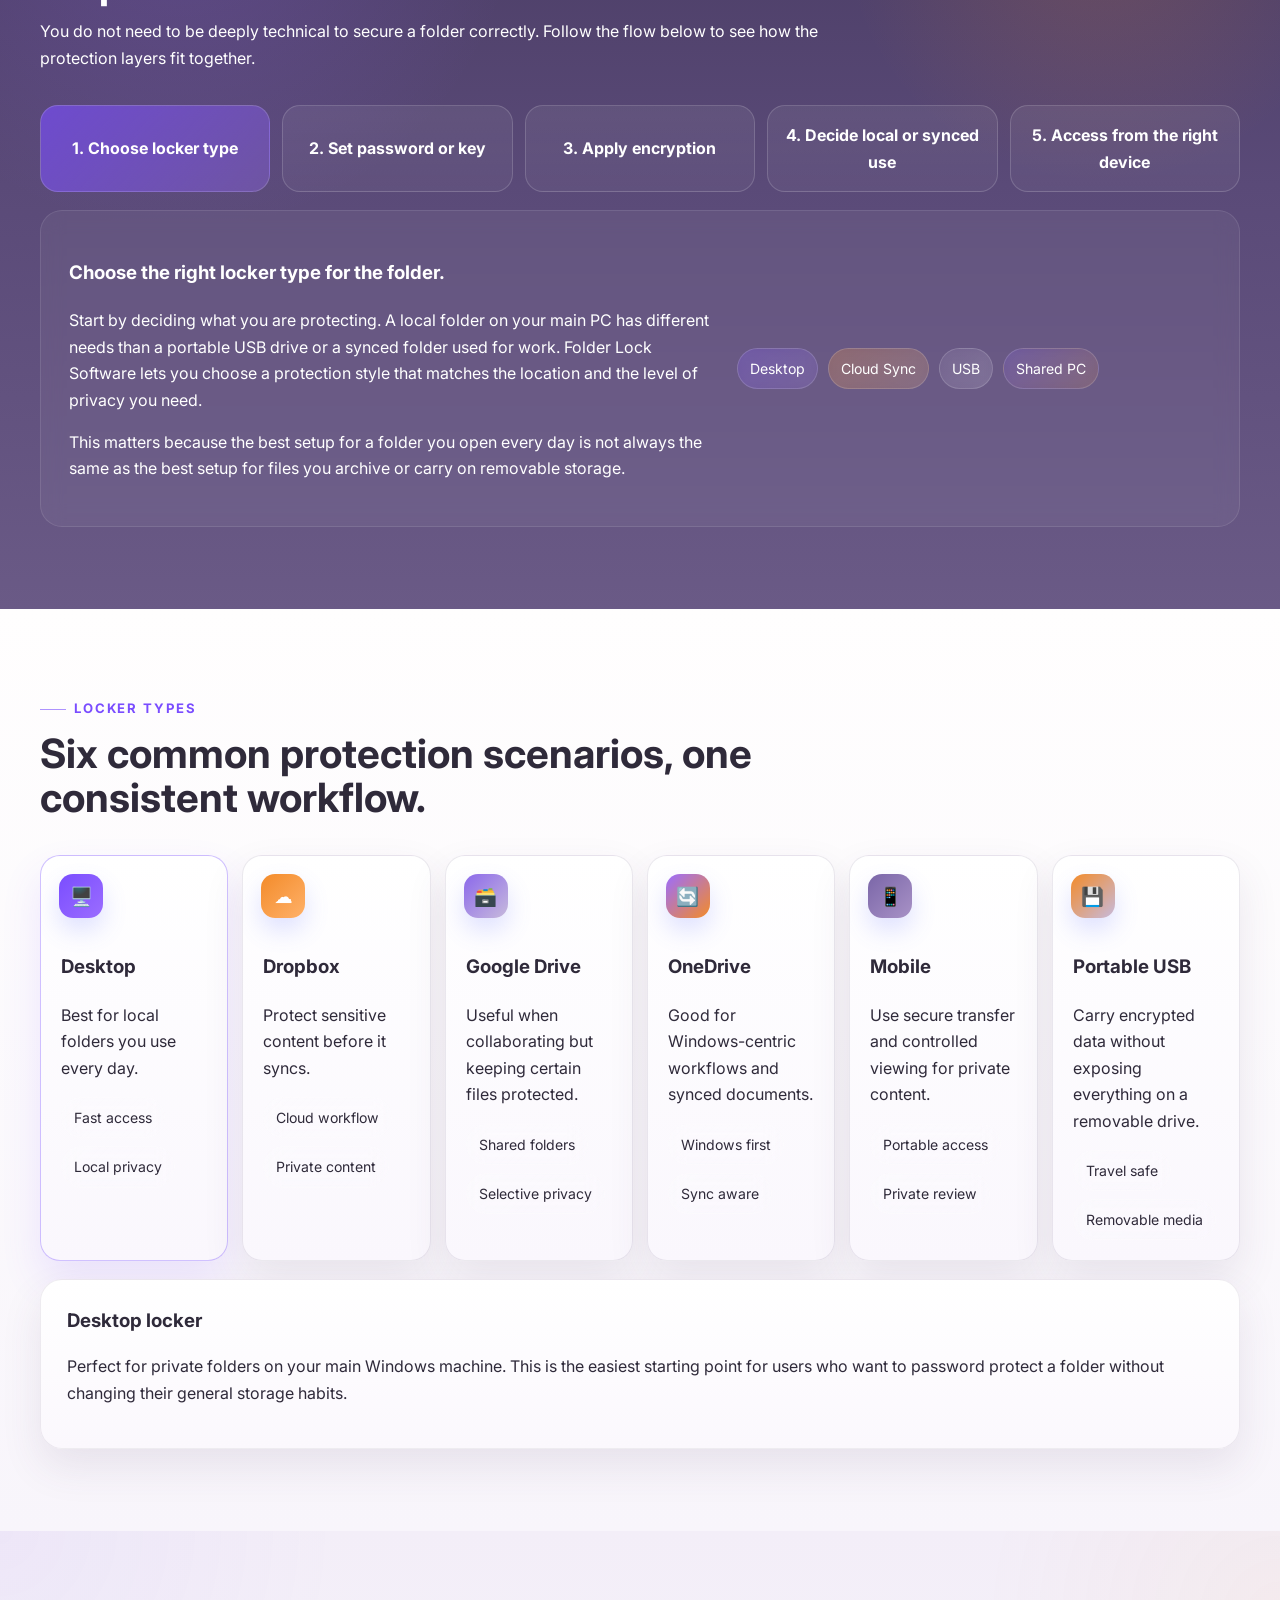
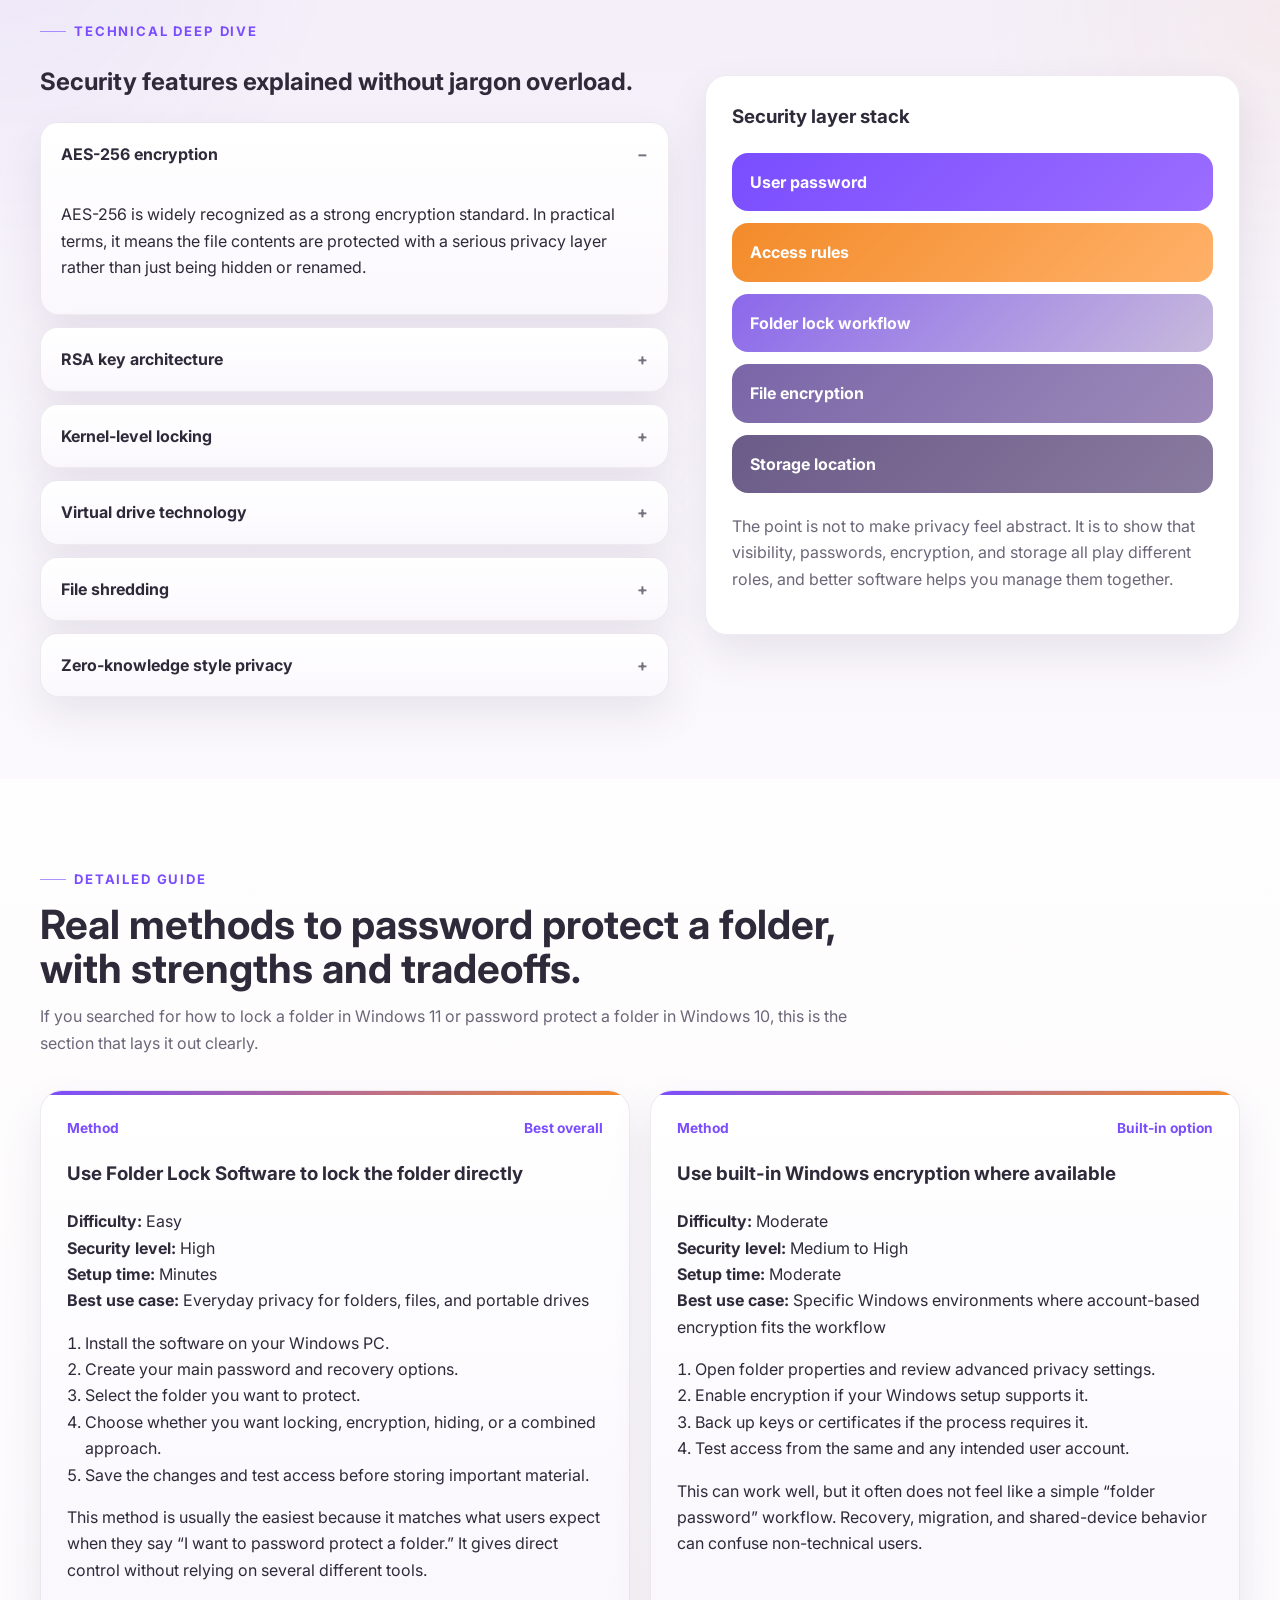
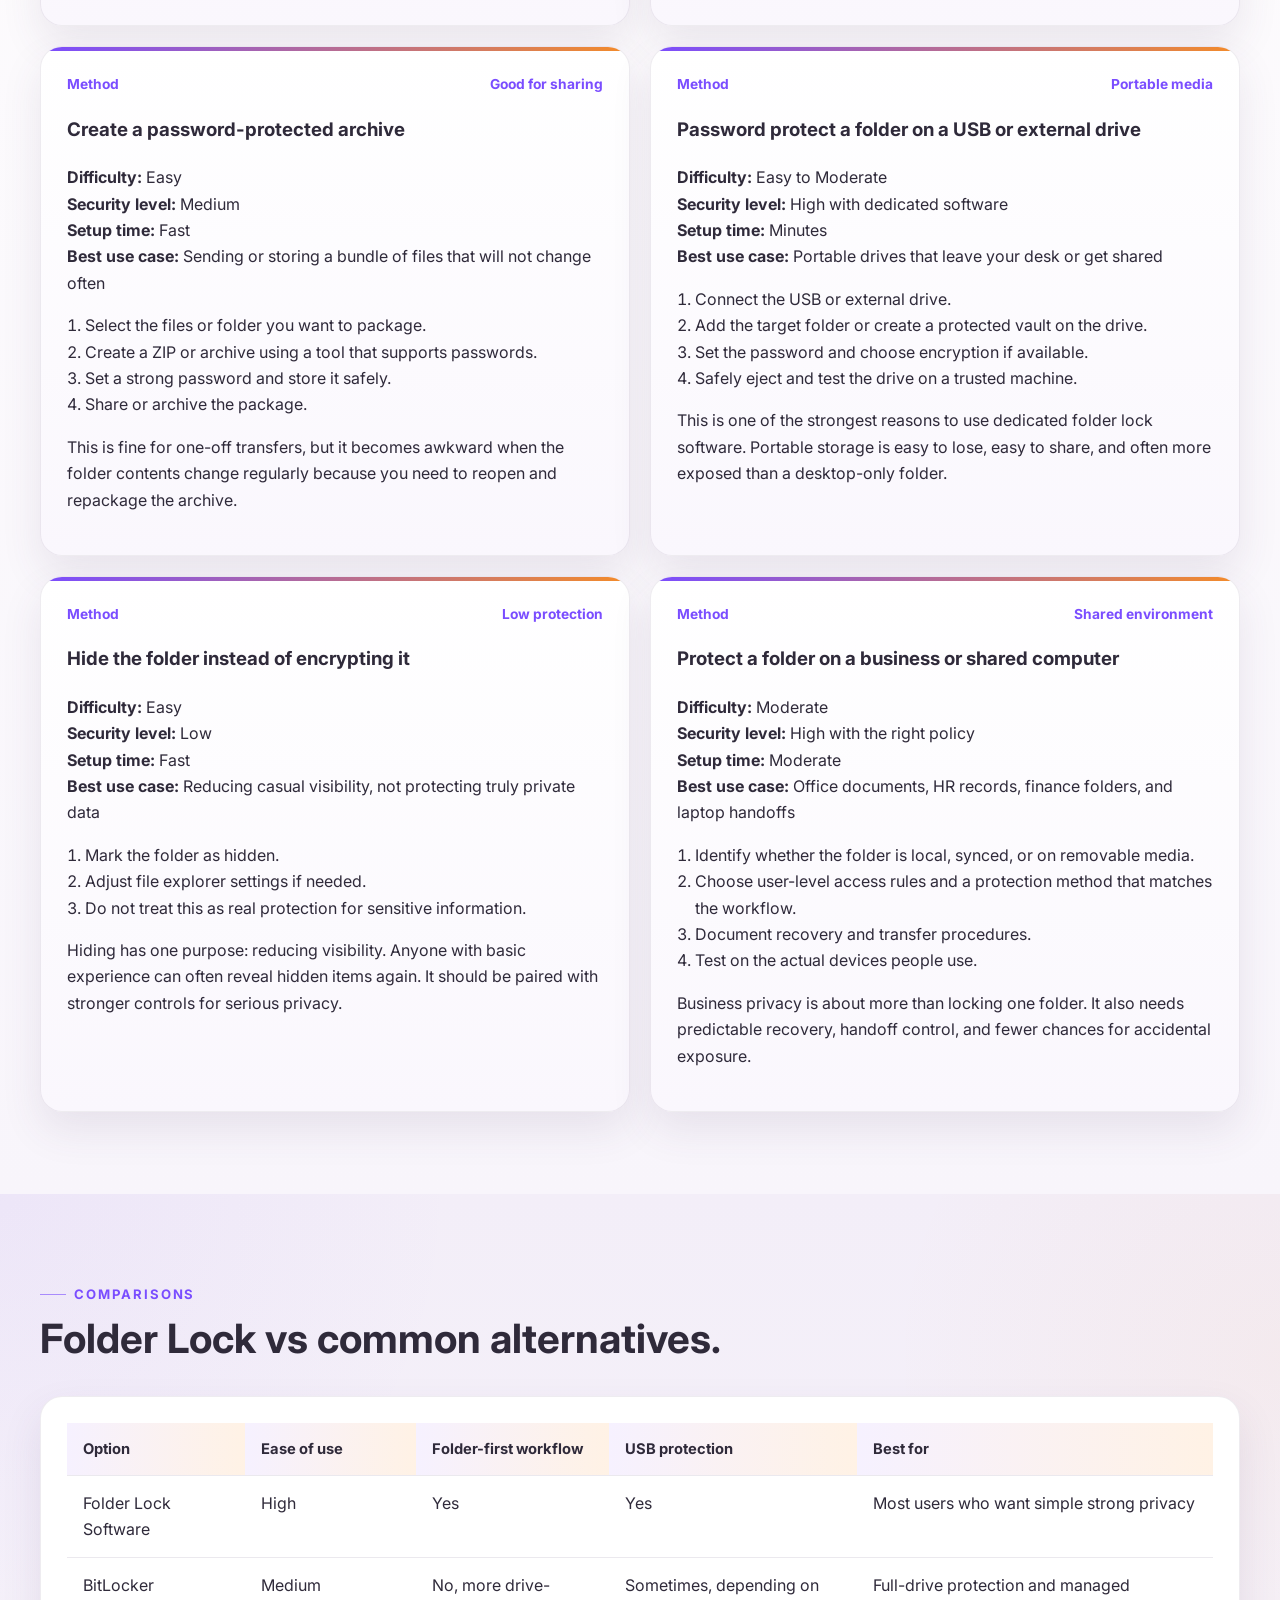
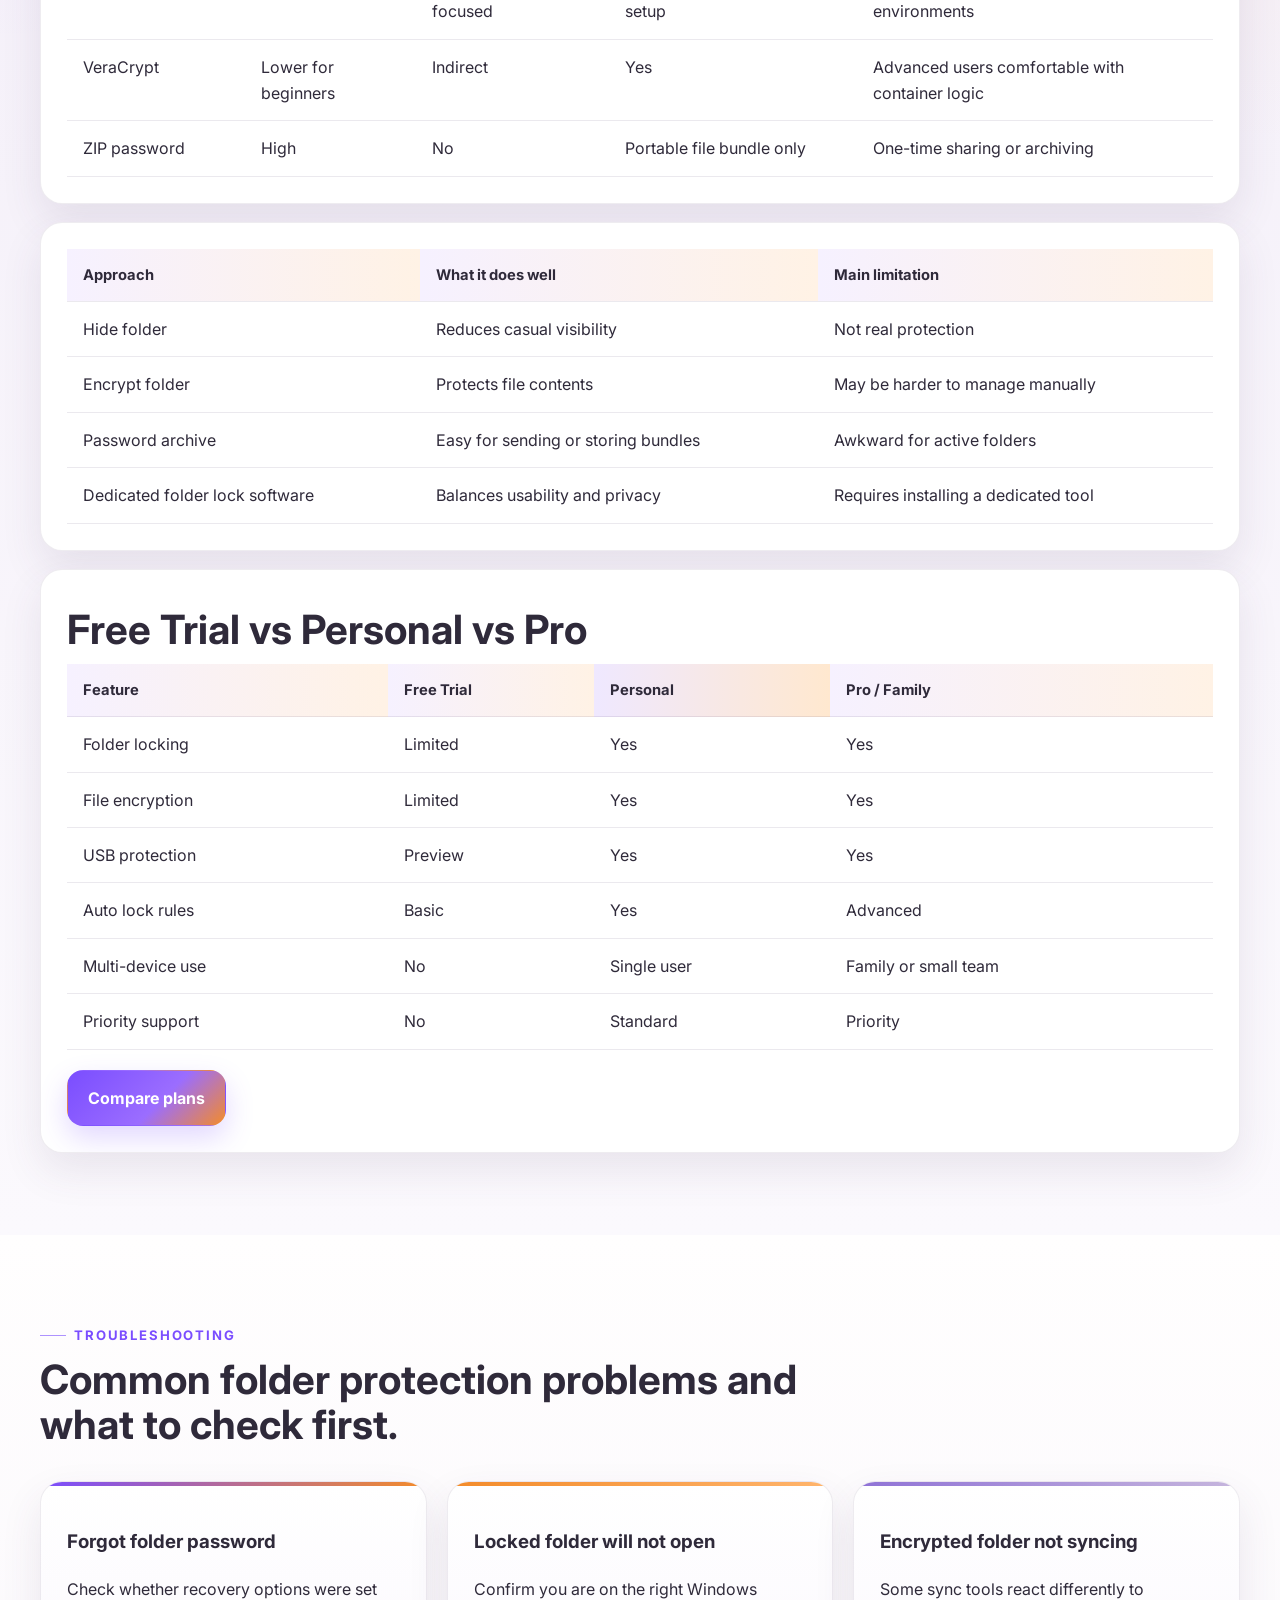
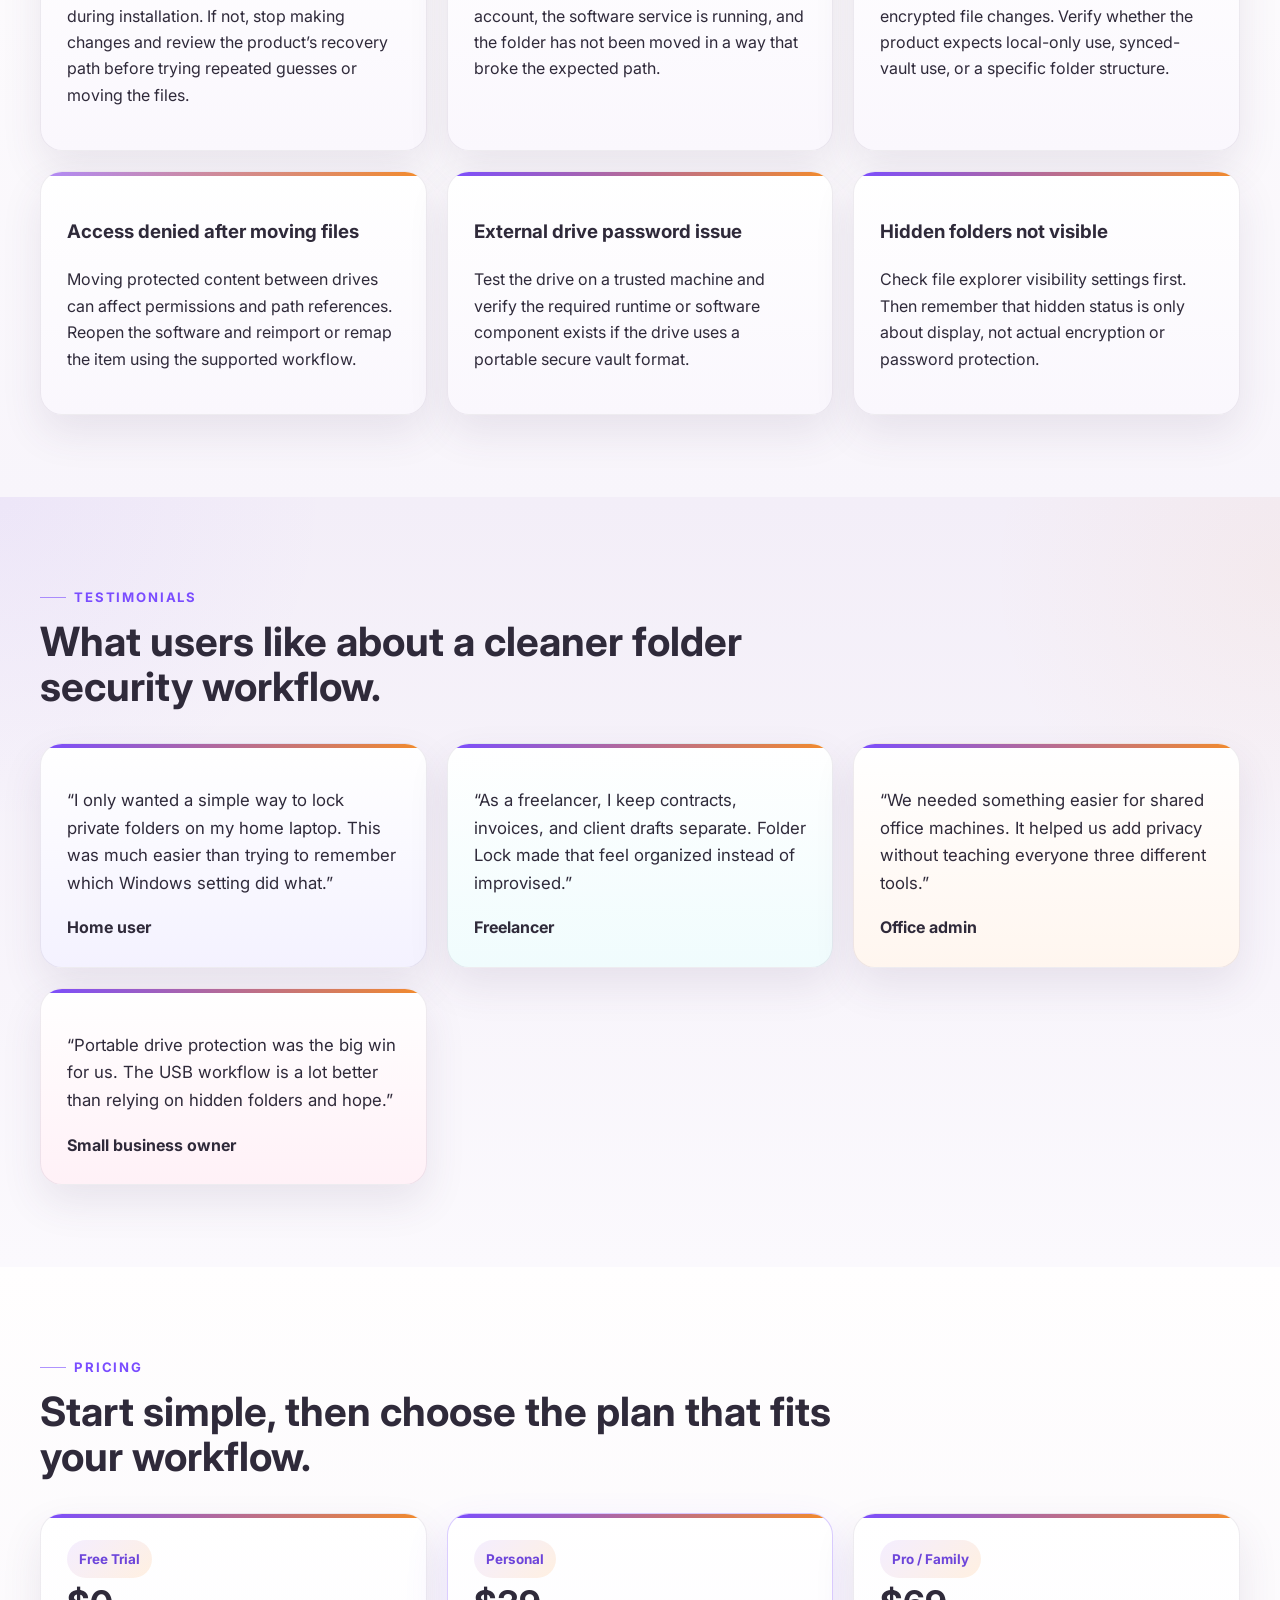
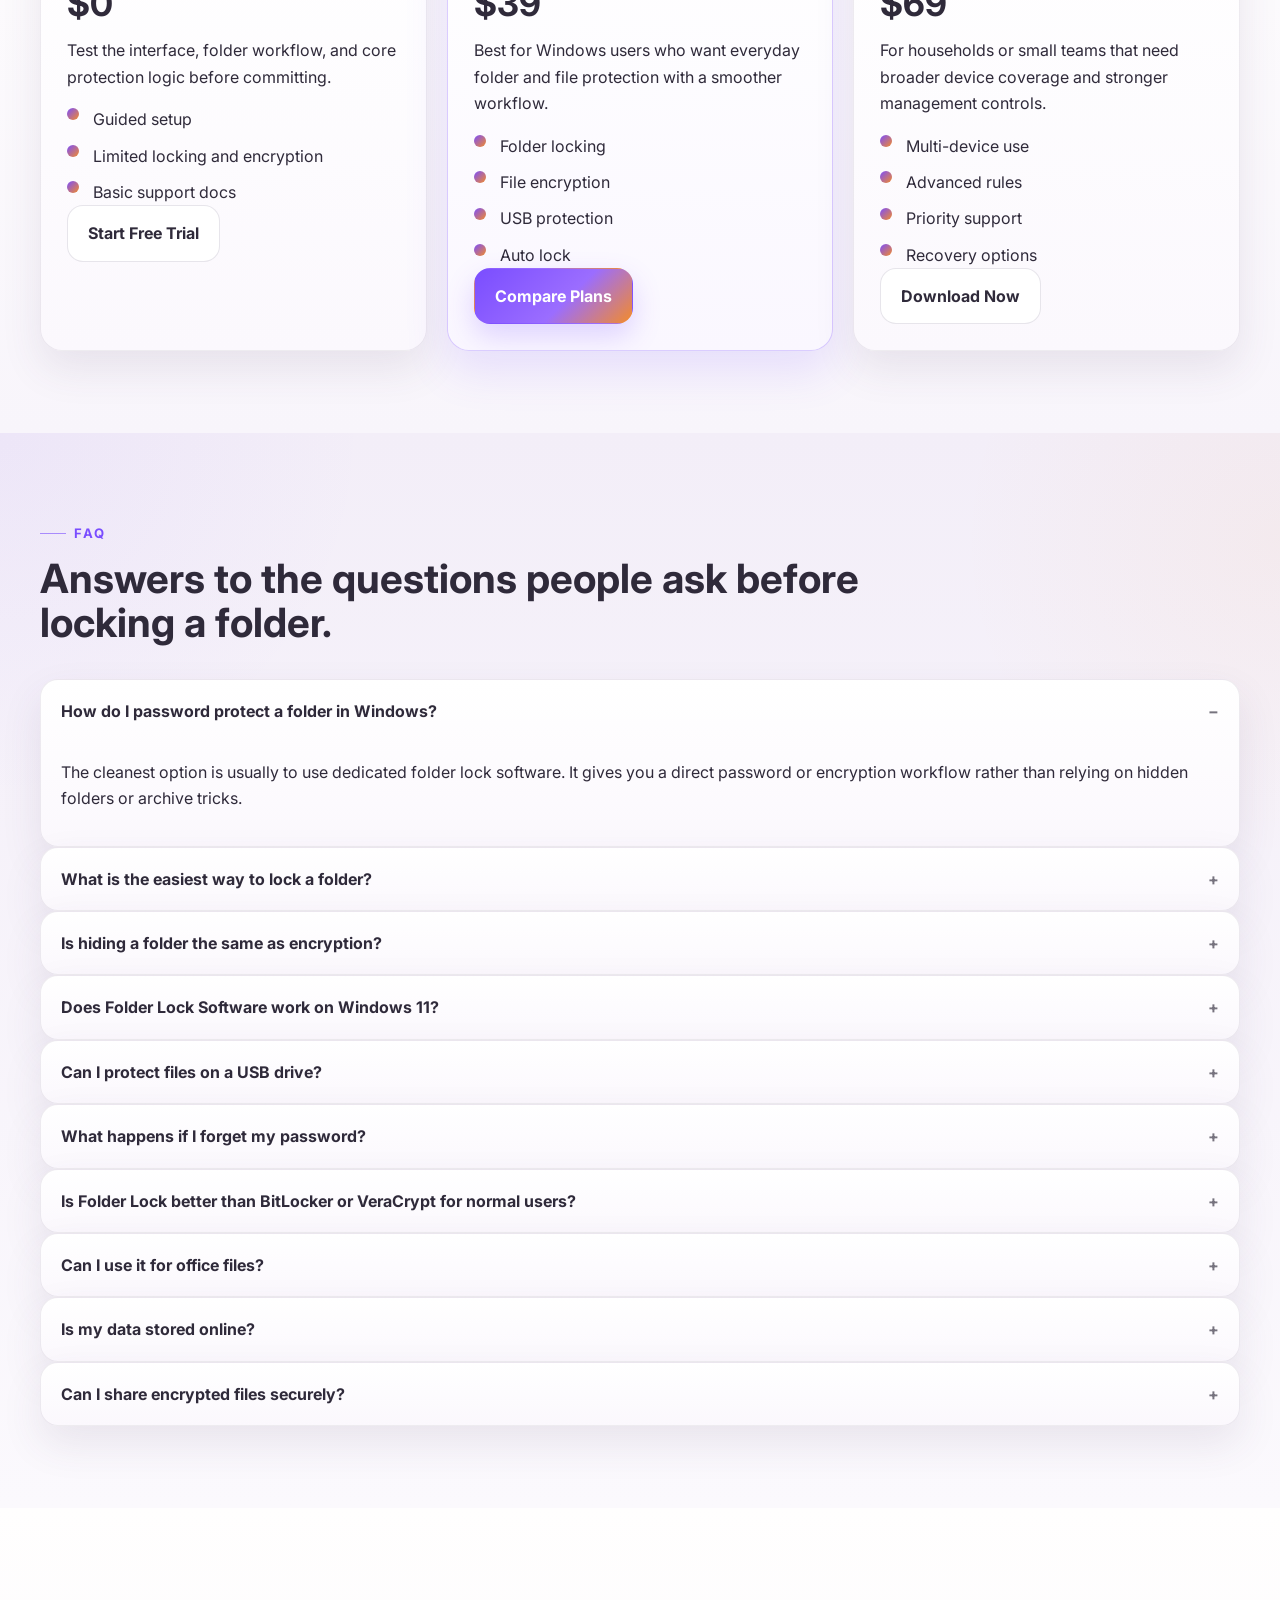
<file: folder-lock-site/index.html>
<!doctype html>
<html lang="en">
<head>
  <meta charset="utf-8">
  <meta name="viewport" content="width=device-width, initial-scale=1">
  <title>How to Password Protect a Folder on Windows | Folder Lock Software</title>
  <meta name="description" content="Learn how to password protect a folder on Windows, compare practical methods, and see why Folder Lock Software is a strong option for folder privacy, file encryption, and USB security.">
  <link rel="canonical" href="https://folder-lock-guide.netlify.app/">
  <meta name="robots" content="index,follow">
  <meta property="og:title" content="How to Password Protect a Folder on Windows | Folder Lock Software">
  <meta property="og:description" content="Learn how to password protect a folder on Windows, compare practical methods, and see why Folder Lock Software is a strong option for folder privacy, file encryption, and USB security.">
  <meta property="og:type" content="website">
  <meta property="og:url" content="https://folder-lock-guide.netlify.app/">
  <meta property="og:site_name" content="Folder Lock Software">
  <meta name="twitter:card" content="summary_large_image">
  <meta name="theme-color" content="#081121">
  <link rel="preconnect" href="https://fonts.googleapis.com">
  <link rel="preconnect" href="https://fonts.gstatic.com" crossorigin>
  <link href="https://fonts.googleapis.com/css2?family=Inter:wght@400;500;600;700;800&display=swap" rel="stylesheet">
  <link rel="stylesheet" href="/styles.css">
  <script type="application/ld+json">
  {
    "@context":"https://schema.org",
    "@graph":[
      {
        "@type":"WebSite",
        "@id":"https://folder-lock-guide.netlify.app/#website",
        "url":"https://folder-lock-guide.netlify.app/",
        "name":"Folder Lock Software",
        "description":"Guides and product education for password protecting folders, encrypting files, and securing USB drives on Windows.",
        "publisher":{"@id":"https://folder-lock-guide.netlify.app/#organization"}
      },
      {
        "@type":"Organization",
        "@id":"https://folder-lock-guide.netlify.app/#organization",
        "name":"Folder Lock Software",
        "url":"https://folder-lock-guide.netlify.app/"
      },
      {
        "@type":"SoftwareApplication",
        "@id":"https://folder-lock-guide.netlify.app/#software",
        "name":"Folder Lock Software",
        "applicationCategory":"SecurityApplication",
        "operatingSystem":"Windows 11, Windows 10",
        "offers":{"@type":"Offer","price":"0","priceCurrency":"USD","description":"Free trial available"}
      },
      {
        "@type":"WebPage",
        "@id":"https://folder-lock-guide.netlify.app/#webpage",
        "url":"https://folder-lock-guide.netlify.app/",
        "name":"How to Password Protect a Folder on Windows | Folder Lock Software",
        "description":"Learn how to password protect a folder on Windows, compare practical methods, and see why Folder Lock Software is a strong option for folder privacy, file encryption, and USB security.",
        "isPartOf":{"@id":"https://folder-lock-guide.netlify.app/#website"},
        "about":{"@id":"https://folder-lock-guide.netlify.app/#software"}
      }
      ,
      {
        "@type":"Product",
        "@id":"https://folder-lock-guide.netlify.app/#product",
        "name":"Folder Lock Software",
        "description":"Software for locking folders, encrypting files, hiding private data, and protecting USB drives on Windows.",
        "brand":{"@type":"Brand","name":"Folder Lock Software"},
        "offers":[
          {"@type":"Offer","name":"Free Trial","price":"0","priceCurrency":"USD"},
          {"@type":"Offer","name":"Personal","price":"39","priceCurrency":"USD"},
          {"@type":"Offer","name":"Pro / Family","price":"69","priceCurrency":"USD"}
        ]
      },
      {
        "@type":"FAQPage",
        "@id":"https://folder-lock-guide.netlify.app/#faqpage",
        "mainEntity":[
          {"@type":"Question","name":"How do I password protect a folder in Windows?","acceptedAnswer":{"@type":"Answer","text":"The easiest method is to use dedicated folder lock software that applies password protection or encryption directly to the folder. Windows has some built-in privacy tools, but they are limited for many everyday folder protection cases."}},
          {"@type":"Question","name":"Is hiding a folder the same as encrypting it?","acceptedAnswer":{"@type":"Answer","text":"No. Hidden folders are mostly about visibility. Encryption protects the contents even if someone finds the files."}},
          {"@type":"Question","name":"Can I protect files on a USB drive?","acceptedAnswer":{"@type":"Answer","text":"Yes. Dedicated security software can encrypt or lock files and folders on portable drives more consistently than basic manual methods."}},
          {"@type":"Question","name":"Does Folder Lock Software work on Windows 11?","acceptedAnswer":{"@type":"Answer","text":"Yes. It is designed to help Windows users lock folders, encrypt files, and secure external storage using a simpler workflow than many manual alternatives."}}
        ]
      }
    ]
  }
  </script>
</head>
<body class="">
<a class="skip-link" href="#main-content">Skip to content</a>
<header class="site-header">
  <div class="container nav-wrap">
    <a class="brand" href="/" aria-label="Folder Lock Software home">
      <span class="brand-badge">FL</span>
      <span class="brand-copy">
        <strong>Folder Lock Software</strong>
        <small>Folder privacy on Windows</small>
      </span>
    </a>
    <button class="nav-toggle" aria-expanded="false" aria-controls="site-nav" aria-label="Open navigation">
      <span></span><span></span><span></span>
    </button>
    <nav id="site-nav" class="site-nav" aria-label="Main navigation">
      <a href="/features">Features</a>
      <a href="/compare">How It Works</a>
      <a href="/pricing">Pricing</a>
      <a href="/#testimonials">Testimonials</a>
      <a href="/#faq">FAQ</a>
      <a href="/resources">Blog</a>
      <a class="nav-cta" href="/download">Download</a>
    </nav>
  </div>
</header>

<main id="main-content">
  <section class="hero hero-home">
    <div class="container hero-grid">
      <div class="hero-copy">
        <span class="eyebrow">Windows folder security made practical</span>
        <h1>Lock your folders, protect your privacy, and secure sensitive files in minutes.</h1>
        <p class="lead">If you are trying to password protect a folder on Windows, the fastest reliable path is to use a dedicated folder security tool. Folder Lock Software helps you lock folders, encrypt private documents, protect USB drives, hide sensitive content, and control access without complicated setup.</p>
        <div class="hero-cta">
          <a class="btn btn-primary" href="/download">Start Free Trial</a>
          <a class="btn btn-secondary" href="#quick-answer">View Features</a>
        </div>
        <ul class="trust-row" aria-label="Trust points">
          <li>Trusted by privacy-focused users</li>
          <li>Secure local encryption</li>
          <li>Easy setup in minutes</li>
          <li>Built for Windows</li>
        </ul>
      </div>
      <div class="hero-visual card glass">
        <div class="mockup-top">
          <span></span><span></span><span></span>
        </div>
        <div class="dashboard-preview">
          <div class="panel panel-highlight">
            <h2>Secure Locker</h2>
            <p>Drag folders here to lock, encrypt, or hide them.</p>
            <div class="status-pills">
              <span>Locked</span>
              <span>Encrypted</span>
              <span>USB Ready</span>
            </div>
          </div>
          <div class="panel-row">
            <div class="mini-panel">
              <h3>Vault Status</h3>
              <strong>AES-256</strong>
              <small>Local protection enabled</small>
            </div>
            <div class="mini-panel">
              <h3>Auto Lock</h3>
              <strong>5 min</strong>
              <small>Idle timer active</small>
            </div>
          </div>
          <div class="panel list-panel">
            <div class="list-item"><span>Tax Records</span><b>Locked</b></div>
            <div class="list-item"><span>Client Contracts</span><b>Encrypted</b></div>
            <div class="list-item"><span>Portable USB</span><b>Protected</b></div>
            <div class="list-item"><span>Private Photos</span><b>Hidden</b></div>
          </div>
        </div>
      </div>
    </div>
  </section>

  <section id="quick-answer" class="section section-light">
    <div class="container">
      <div class="section-head">
        <span class="eyebrow">Quick answer</span>
        <h2>How do you password protect a folder on Windows?</h2>
        <p>The easiest method is to use folder lock software that can apply a password, encryption, or a secure vault workflow directly to the folder you want to protect. Windows does include a few privacy features, but they do not always cover the exact everyday use case most people mean when they search for folder password protection.</p>
      </div>
      <div class="answer-grid">
        <article class="card">
          <h3>Dedicated folder lock software</h3>
          <p>Best for people who want a direct and simple workflow. You choose the folder, set your password, and control access from one place. This is the strongest overall option for most home users, students, freelancers, and office staff.</p>
          <ul class="check-list">
            <li>High security for daily use</li>
            <li>Fast setup</li>
            <li>Good for folders, files, and USB drives</li>
          </ul>
        </article>
        <article class="card">
          <h3>Built-in Windows encryption</h3>
          <p>Useful in some environments, especially if your edition of Windows and account permissions support the feature. The main limitation is that it is not always as flexible or beginner-friendly as a dedicated locking tool.</p>
          <ul class="check-list">
            <li>Can be effective when available</li>
            <li>Less intuitive for non-technical users</li>
            <li>May not match simple folder-password expectations</li>
          </ul>
        </article>
        <article class="card">
          <h3>Password-protected archive</h3>
          <p>Creating a ZIP or archive with a password works for sharing or storing a static group of files, but it is less convenient if you need to open, edit, and re-save the contents often.</p>
          <ul class="check-list">
            <li>Good for one-time packaging</li>
            <li>Not ideal for active folders</li>
            <li>Can slow down repeated access</li>
          </ul>
        </article>
        <article class="card">
          <h3>Hidden folder only</h3>
          <p>Hiding a folder changes visibility, not true data security. It may help reduce casual discovery, but it should not be treated as real protection for financial documents, client files, or private media.</p>
          <ul class="check-list">
            <li>Low security</li>
            <li>Good only for light privacy</li>
            <li>Not a substitute for encryption</li>
          </ul>
        </article>
      </div>
      <div class="mini-table card">
        <div class="mini-table-row header">
          <span>Method</span><span>Security</span><span>Setup</span><span>Best for</span>
        </div>
        <div class="mini-table-row"><span>Folder Lock Software</span><span>High</span><span>Easy</span><span>Everyday folder protection</span></div>
        <div class="mini-table-row"><span>Windows built-in tools</span><span>Medium to High</span><span>Moderate</span><span>Specific setups</span></div>
        <div class="mini-table-row"><span>ZIP password</span><span>Medium</span><span>Easy</span><span>Archived file bundles</span></div>
        <div class="mini-table-row"><span>Hide folder</span><span>Low</span><span>Easy</span><span>Basic visibility control</span></div>
      </div>
    </div>
  </section>

  <section class="section section-dark">
    <div class="container split">
      <div>
        <span class="eyebrow">Why choose Folder Lock Software</span>
        <h2>A stronger practical solution than manual workarounds.</h2>
        <p>Most people are not looking for a complicated security lab setup. They want to protect a folder quickly, know it stays private, and avoid breaking their normal workflow. Folder Lock Software is built around that real-world need. It lets you protect folders with less friction while still giving you serious privacy controls.</p>
        <p>Instead of piecing together archives, hidden folders, separate encryption tools, and device-specific settings, you get one consistent workflow for locking folders, encrypting files, protecting portable drives, and controlling who can access sensitive data.</p>
        <ul class="feature-bullets">
          <li>Password protect folders and files from one dashboard</li>
          <li>Encrypt private documents without a confusing setup</li>
          <li>Hide sensitive content when you want less visibility</li>
          <li>Block unauthorized access on shared or family computers</li>
          <li>Lock and unlock content quickly when you need it</li>
          <li>Extend the same logic to USB and external storage</li>
        </ul>
      </div>
      <div class="card showcase">
        <div class="showcase-header">
          <span class="dot active"></span>
          <span class="dot"></span>
          <span class="dot"></span>
        </div>
        <div class="showcase-content">
          <div class="security-ring">
            <div class="security-core">Folder Lock</div>
          </div>
          <div class="showcase-tags">
            <span>Password</span>
            <span>Encryption</span>
            <span>Hidden Files</span>
            <span>USB Security</span>
            <span>Recovery</span>
            <span>Auto Lock</span>
          </div>
        </div>
      </div>
    </div>
  </section>

  <section class="section section-light">
    <div class="container">
      <div class="section-head">
        <span class="eyebrow">Use cases</span>
        <h2>Choose the protection style that matches what you are storing.</h2>
        <p>Not every folder needs the same treatment. Some need quick privacy. Others need stronger encryption, portability, or access control on a shared PC.</p>
      </div>
      <div class="tile-grid six">
        <article class="card icon-card">
          <div class="icon">PF</div>
          <h3>Personal files</h3>
          <p>Tax forms, IDs, resumes, and personal records you do not want visible to other users on the same computer.</p>
        </article>
        <article class="card icon-card">
          <div class="icon">OD</div>
          <h3>Office documents</h3>
          <p>Budgets, proposals, staff files, and internal documents that need cleaner access control during daily work.</p>
        </article>
        <article class="card icon-card">
          <div class="icon">FR</div>
          <h3>Financial records</h3>
          <p>Statements, invoices, and payment data that benefit from stronger privacy than a normal visible folder provides.</p>
        </article>
        <article class="card icon-card">
          <div class="icon">PV</div>
          <h3>Photos and videos</h3>
          <p>Private media that should not be browsed accidentally by anyone else using your device.</p>
        </article>
        <article class="card icon-card">
          <div class="icon">USB</div>
          <h3>USB security</h3>
          <p>Portable drives that can be lost, shared, or plugged into multiple devices and therefore need stronger protection.</p>
        </article>
        <article class="card icon-card">
          <div class="icon">SC</div>
          <h3>Shared computers</h3>
          <p>Family, campus, and office machines where another login or a curious coworker should not see specific folders.</p>
        </article>
      </div>
    </div>
  </section>

  <section class="section section-light alt">
    <div class="container">
      <div class="section-head">
        <span class="eyebrow">Home and business</span>
        <h2>Practical protection for both personal and office workflows.</h2>
      </div>
      <div class="persona-grid">
        <article class="card">
          <h3>Home users</h3>
          <p>If your laptop is shared at home, a locked folder helps protect medical paperwork, private photos, banking exports, and password backups without reorganizing your whole drive.</p>
        </article>
        <article class="card">
          <h3>Students</h3>
          <p>Protect notes, draft assignments, scanned IDs, and internships paperwork on dorm or classroom devices where you do not always have full physical control.</p>
        </article>
        <article class="card">
          <h3>Freelancers</h3>
          <p>Client folders often contain contracts, revisions, invoices, and source files. A dedicated locking workflow keeps work private while making it easy to open and close access quickly.</p>
        </article>
        <article class="card">
          <h3>Office admins</h3>
          <p>HR, finance, and operations teams often need practical access control for shared workstations without training everyone on several different security tools.</p>
        </article>
        <article class="card">
          <h3>Small businesses</h3>
          <p>Folder Lock Software helps smaller teams add a more disciplined privacy layer to local documents, portable backups, and sensitive archives without heavy infrastructure.</p>
        </article>
      </div>
    </div>
  </section>

  <section id="features" class="section section-light">
    <div class="container">
      <div class="section-head">
        <span class="eyebrow">Core features</span>
        <h2>Everything you need to protect folders, files, and removable storage.</h2>
      </div>
      <div class="feature-grid">
        <article class="card"><h3>Folder locking</h3><p>Add direct protection to folders that should not open without permission.</p></article>
        <article class="card"><h3>File encryption</h3><p>Protect sensitive documents with stronger privacy than simple hiding or renaming.</p></article>
        <article class="card"><h3>Password protection</h3><p>Use a clear password-based workflow instead of multi-step manual workarounds.</p></article>
        <article class="card"><h3>Hidden folders</h3><p>Reduce casual visibility for content you do not want on display.</p></article>
        <article class="card"><h3>USB and external drive protection</h3><p>Carry private files with less risk when using removable storage.</p></article>
        <article class="card"><h3>Backup and recovery</h3><p>Protect access while keeping account recovery and continuity in mind.</p></article>
        <article class="card"><h3>Auto lock</h3><p>Close access automatically after idle time or after a session ends.</p></article>
        <article class="card"><h3>Secure file deletion</h3><p>Remove traces of files you no longer want recoverable through normal means.</p></article>
        <article class="card"><h3>Multi-layer privacy</h3><p>Combine visibility controls, password gates, and encryption in one workflow.</p></article>
        <article class="card"><h3>Lightweight performance</h3><p>Built for regular Windows use without making the process feel heavy or fragile.</p></article>
      </div>
      <div class="section-actions">
        <a class="btn btn-secondary" href="/features">Explore all features</a>
      </div>
    </div>
  </section>

  <section id="how-it-works" class="section section-dark">
    <div class="container">
      <div class="section-head on-dark">
        <span class="eyebrow">Interactive walkthrough</span>
        <h2>How Folder Lock Software works in five clear steps.</h2>
        <p>You do not need to be deeply technical to secure a folder correctly. Follow the flow below to see how the protection layers fit together.</p>
      </div>
      <div class="stepper">
        <div class="step-tabs" role="tablist" aria-label="How it works steps">
          <button class="step-tab active" data-step="1" role="tab" aria-selected="true">1. Choose locker type</button>
          <button class="step-tab" data-step="2" role="tab" aria-selected="false">2. Set password or key</button>
          <button class="step-tab" data-step="3" role="tab" aria-selected="false">3. Apply encryption</button>
          <button class="step-tab" data-step="4" role="tab" aria-selected="false">4. Decide local or synced use</button>
          <button class="step-tab" data-step="5" role="tab" aria-selected="false">5. Access from the right device</button>
        </div>
        <div class="step-panels card">
          <article class="step-panel active" data-step-panel="1">
            <div>
              <h3>Choose the right locker type for the folder.</h3>
              <p>Start by deciding what you are protecting. A local folder on your main PC has different needs than a portable USB drive or a synced folder used for work. Folder Lock Software lets you choose a protection style that matches the location and the level of privacy you need.</p>
              <p>This matters because the best setup for a folder you open every day is not always the same as the best setup for files you archive or carry on removable storage.</p>
            </div>
            <div class="diagram">
              <span>Desktop</span><span>Cloud Sync</span><span>USB</span><span>Shared PC</span>
            </div>
          </article>
          <article class="step-panel" data-step-panel="2">
            <div>
              <h3>Set a strong password and recovery path.</h3>
              <p>Next, create the credential layer. For most users this means a strong password that is easy to remember but hard to guess. If the software supports recovery or account linking, set that up before you start storing truly important material.</p>
              <p>Good password hygiene matters because strong software cannot help much if the key is weak, reused everywhere, or written on a sticky note beside the laptop.</p>
            </div>
            <div class="diagram">
              <span>Master Password</span><span>Recovery Option</span><span>Auto Lock Rules</span>
            </div>
          </article>
          <article class="step-panel" data-step-panel="3">
            <div>
              <h3>Apply on-the-fly encryption to the folder or vault.</h3>
              <p>Once the folder is added, the software applies the selected protection layer. In practice, this means that files are protected while stored and only become readable when access is authorized. For many users, this is the most important step because it moves the folder from visible convenience to real privacy.</p>
              <p>This approach is stronger than simply hiding the folder or renaming it because the contents themselves are protected rather than merely moved out of sight.</p>
            </div>
            <div class="diagram">
              <span>Readable</span><span>Protected</span><span>Readable</span>
            </div>
          </article>
          <article class="step-panel" data-step-panel="4">
            <div>
              <h3>Decide how the folder will behave in local and cloud-synced workflows.</h3>
              <p>Some people protect only local folders. Others also keep private material inside cloud-synced storage. Folder Lock Software is useful here because it helps separate file privacy from the storage location. You keep a protection layer on the content while still deciding where the files live.</p>
              <p>That makes it easier to reason about privacy when using services such as Dropbox, Google Drive, or OneDrive for convenience.</p>
            </div>
            <div class="diagram">
              <span>Local Device</span><span>Sync Service</span><span>Protected Content</span>
            </div>
          </article>
          <article class="step-panel" data-step-panel="5">
            <div>
              <h3>Use the folder only on the devices and sessions you trust.</h3>
              <p>Finally, control where and when access happens. You can unlock the folder when needed, work with the contents, and then lock it again. That simple rhythm is what makes dedicated folder lock software so practical. It fits into normal work without forcing you to rebuild how you save files.</p>
              <p>For removable drives and shared computers, this final step is often the difference between casual privacy and disciplined access control.</p>
            </div>
            <div class="diagram">
              <span>Trusted Device</span><span>Authorized Session</span><span>Closed After Use</span>
            </div>
          </article>
        </div>
      </div>
    </div>
  </section>

  <section class="section section-light">
    <div class="container">
      <div class="section-head">
        <span class="eyebrow">Locker types</span>
        <h2>Six common protection scenarios, one consistent workflow.</h2>
      </div>
      <div class="locker-grid">
        <article class="locker-card active" data-locker="desktop">
          <h3>Desktop</h3>
          <p>Best for local folders you use every day.</p>
          <div class="tag-row"><span>Fast access</span><span>Local privacy</span></div>
        </article>
        <article class="locker-card" data-locker="dropbox">
          <h3>Dropbox</h3>
          <p>Protect sensitive content before it syncs.</p>
          <div class="tag-row"><span>Cloud workflow</span><span>Private content</span></div>
        </article>
        <article class="locker-card" data-locker="gdrive">
          <h3>Google Drive</h3>
          <p>Useful when collaborating but keeping certain files protected.</p>
          <div class="tag-row"><span>Shared folders</span><span>Selective privacy</span></div>
        </article>
        <article class="locker-card" data-locker="onedrive">
          <h3>OneDrive</h3>
          <p>Good for Windows-centric workflows and synced documents.</p>
          <div class="tag-row"><span>Windows first</span><span>Sync aware</span></div>
        </article>
        <article class="locker-card" data-locker="mobile">
          <h3>Mobile</h3>
          <p>Use secure transfer and controlled viewing for private content.</p>
          <div class="tag-row"><span>Portable access</span><span>Private review</span></div>
        </article>
        <article class="locker-card" data-locker="usb">
          <h3>Portable USB</h3>
          <p>Carry encrypted data without exposing everything on a removable drive.</p>
          <div class="tag-row"><span>Travel safe</span><span>Removable media</span></div>
        </article>
      </div>
      <div class="locker-detail card">
        <article class="locker-panel active" data-locker-panel="desktop">
          <h3>Desktop locker</h3>
          <p>Perfect for private folders on your main Windows machine. This is the easiest starting point for users who want to password protect a folder without changing their general storage habits.</p>
        </article>
        <article class="locker-panel" data-locker-panel="dropbox">
          <h3>Dropbox locker</h3>
          <p>A good option when you want sync convenience but also want to protect the content itself before it travels or sits in a synced environment.</p>
        </article>
        <article class="locker-panel" data-locker-panel="gdrive">
          <h3>Google Drive locker</h3>
          <p>Useful for consultants, students, and freelancers who move across devices but still need stronger control over certain folders.</p>
        </article>
        <article class="locker-panel" data-locker-panel="onedrive">
          <h3>OneDrive locker</h3>
          <p>Fits naturally into a Windows-heavy workflow where documents are already syncing and you need a private layer on top.</p>
        </article>
        <article class="locker-panel" data-locker-panel="mobile">
          <h3>Mobile-secure access</h3>
          <p>Great for viewing or moving protected content without leaving it casually exposed in gallery apps or generic file browsers.</p>
        </article>
        <article class="locker-panel" data-locker-panel="usb">
          <h3>Portable USB locker</h3>
          <p>Essential for removable media that may be plugged into many machines, carried while traveling, or stored outside your direct control.</p>
        </article>
      </div>
    </div>
  </section>

  <section class="section section-light alt">
    <div class="container split">
      <div>
        <span class="eyebrow">Technical deep dive</span>
        <h2>Security features explained without jargon overload.</h2>
        <div class="accordion">
          <article class="accordion-item active">
            <button class="accordion-trigger" aria-expanded="true">AES-256 encryption</button>
            <div class="accordion-panel">
              <p>AES-256 is widely recognized as a strong encryption standard. In practical terms, it means the file contents are protected with a serious privacy layer rather than just being hidden or renamed.</p>
            </div>
          </article>
          <article class="accordion-item">
            <button class="accordion-trigger" aria-expanded="false">RSA key architecture</button>
            <div class="accordion-panel">
              <p>Where supported, asymmetric key logic helps with secure exchange and access handling, especially when files move between approved contexts.</p>
            </div>
          </article>
          <article class="accordion-item">
            <button class="accordion-trigger" aria-expanded="false">Kernel-level locking</button>
            <div class="accordion-panel">
              <p>Lower-level control can make folder access harder to bypass than simple user-interface tricks. The benefit for users is stronger enforcement of access rules.</p>
            </div>
          </article>
          <article class="accordion-item">
            <button class="accordion-trigger" aria-expanded="false">Virtual drive technology</button>
            <div class="accordion-panel">
              <p>Some tools expose protected data only when mounted in a trusted session, which keeps the content safer at rest while staying usable during work.</p>
            </div>
          </article>
          <article class="accordion-item">
            <button class="accordion-trigger" aria-expanded="false">File shredding</button>
            <div class="accordion-panel">
              <p>Deleting a file normally does not always remove recoverable traces. Secure deletion helps reduce the chance of easy recovery after removal.</p>
            </div>
          </article>
          <article class="accordion-item">
            <button class="accordion-trigger" aria-expanded="false">Zero-knowledge style privacy</button>
            <div class="accordion-panel">
              <p>This concept means the storage service is separate from your ability to read the content. In simple terms, the right key matters more than where the file is stored.</p>
            </div>
          </article>
        </div>
      </div>
      <div class="card stack-card">
        <h3>Security layer stack</h3>
        <div class="stack">
          <div class="stack-layer one">User password</div>
          <div class="stack-layer two">Access rules</div>
          <div class="stack-layer three">Folder lock workflow</div>
          <div class="stack-layer four">File encryption</div>
          <div class="stack-layer five">Storage location</div>
        </div>
        <p class="muted">The point is not to make privacy feel abstract. It is to show that visibility, passwords, encryption, and storage all play different roles, and better software helps you manage them together.</p>
      </div>
    </div>
  </section>

  <section id="guide" class="section section-light">
    <div class="container">
      <div class="section-head">
        <span class="eyebrow">Detailed guide</span>
        <h2>Real methods to password protect a folder, with strengths and tradeoffs.</h2>
        <p>If you searched for how to lock a folder in Windows 11 or password protect a folder in Windows 10, this is the section that lays it out clearly.</p>
      </div>
      <div class="guide-list">
        <article class="guide-card card">
          <div class="guide-meta"><span>Method</span><span>Best overall</span></div>
          <h3>Use Folder Lock Software to lock the folder directly</h3>
          <p><strong>Difficulty:</strong> Easy<br><strong>Security level:</strong> High<br><strong>Setup time:</strong> Minutes<br><strong>Best use case:</strong> Everyday privacy for folders, files, and portable drives</p>
          <ol>
            <li>Install the software on your Windows PC.</li>
            <li>Create your main password and recovery options.</li>
            <li>Select the folder you want to protect.</li>
            <li>Choose whether you want locking, encryption, hiding, or a combined approach.</li>
            <li>Save the changes and test access before storing important material.</li>
          </ol>
          <p>This method is usually the easiest because it matches what users expect when they say “I want to password protect a folder.” It gives direct control without relying on several different tools.</p>
        </article>
        <article class="guide-card card">
          <div class="guide-meta"><span>Method</span><span>Built-in option</span></div>
          <h3>Use built-in Windows encryption where available</h3>
          <p><strong>Difficulty:</strong> Moderate<br><strong>Security level:</strong> Medium to High<br><strong>Setup time:</strong> Moderate<br><strong>Best use case:</strong> Specific Windows environments where account-based encryption fits the workflow</p>
          <ol>
            <li>Open folder properties and review advanced privacy settings.</li>
            <li>Enable encryption if your Windows setup supports it.</li>
            <li>Back up keys or certificates if the process requires it.</li>
            <li>Test access from the same and any intended user account.</li>
          </ol>
          <p>This can work well, but it often does not feel like a simple “folder password” workflow. Recovery, migration, and shared-device behavior can confuse non-technical users.</p>
        </article>
        <article class="guide-card card">
          <div class="guide-meta"><span>Method</span><span>Good for sharing</span></div>
          <h3>Create a password-protected archive</h3>
          <p><strong>Difficulty:</strong> Easy<br><strong>Security level:</strong> Medium<br><strong>Setup time:</strong> Fast<br><strong>Best use case:</strong> Sending or storing a bundle of files that will not change often</p>
          <ol>
            <li>Select the files or folder you want to package.</li>
            <li>Create a ZIP or archive using a tool that supports passwords.</li>
            <li>Set a strong password and store it safely.</li>
            <li>Share or archive the package.</li>
          </ol>
          <p>This is fine for one-off transfers, but it becomes awkward when the folder contents change regularly because you need to reopen and repackage the archive.</p>
        </article>
        <article class="guide-card card">
          <div class="guide-meta"><span>Method</span><span>Portable media</span></div>
          <h3>Password protect a folder on a USB or external drive</h3>
          <p><strong>Difficulty:</strong> Easy to Moderate<br><strong>Security level:</strong> High with dedicated software<br><strong>Setup time:</strong> Minutes<br><strong>Best use case:</strong> Portable drives that leave your desk or get shared</p>
          <ol>
            <li>Connect the USB or external drive.</li>
            <li>Add the target folder or create a protected vault on the drive.</li>
            <li>Set the password and choose encryption if available.</li>
            <li>Safely eject and test the drive on a trusted machine.</li>
          </ol>
          <p>This is one of the strongest reasons to use dedicated folder lock software. Portable storage is easy to lose, easy to share, and often more exposed than a desktop-only folder.</p>
        </article>
        <article class="guide-card card">
          <div class="guide-meta"><span>Method</span><span>Low protection</span></div>
          <h3>Hide the folder instead of encrypting it</h3>
          <p><strong>Difficulty:</strong> Easy<br><strong>Security level:</strong> Low<br><strong>Setup time:</strong> Fast<br><strong>Best use case:</strong> Reducing casual visibility, not protecting truly private data</p>
          <ol>
            <li>Mark the folder as hidden.</li>
            <li>Adjust file explorer settings if needed.</li>
            <li>Do not treat this as real protection for sensitive information.</li>
          </ol>
          <p>Hiding has one purpose: reducing visibility. Anyone with basic experience can often reveal hidden items again. It should be paired with stronger controls for serious privacy.</p>
        </article>
        <article class="guide-card card">
          <div class="guide-meta"><span>Method</span><span>Shared environment</span></div>
          <h3>Protect a folder on a business or shared computer</h3>
          <p><strong>Difficulty:</strong> Moderate<br><strong>Security level:</strong> High with the right policy<br><strong>Setup time:</strong> Moderate<br><strong>Best use case:</strong> Office documents, HR records, finance folders, and laptop handoffs</p>
          <ol>
            <li>Identify whether the folder is local, synced, or on removable media.</li>
            <li>Choose user-level access rules and a protection method that matches the workflow.</li>
            <li>Document recovery and transfer procedures.</li>
            <li>Test on the actual devices people use.</li>
          </ol>
          <p>Business privacy is about more than locking one folder. It also needs predictable recovery, handoff control, and fewer chances for accidental exposure.</p>
        </article>
      </div>
    </div>
  </section>

  <section id="compare" class="section section-light alt">
    <div class="container">
      <div class="section-head">
        <span class="eyebrow">Comparisons</span>
        <h2>Folder Lock vs common alternatives.</h2>
      </div>
      <div class="table-wrap card">
        <table class="comparison-table">
          <thead>
            <tr>
              <th>Option</th>
              <th>Ease of use</th>
              <th>Folder-first workflow</th>
              <th>USB protection</th>
              <th>Best for</th>
            </tr>
          </thead>
          <tbody>
            <tr>
              <td>Folder Lock Software</td>
              <td>High</td>
              <td>Yes</td>
              <td>Yes</td>
              <td>Most users who want simple strong privacy</td>
            </tr>
            <tr>
              <td>BitLocker</td>
              <td>Medium</td>
              <td>No, more drive-focused</td>
              <td>Sometimes, depending on setup</td>
              <td>Full-drive protection and managed environments</td>
            </tr>
            <tr>
              <td>VeraCrypt</td>
              <td>Lower for beginners</td>
              <td>Indirect</td>
              <td>Yes</td>
              <td>Advanced users comfortable with container logic</td>
            </tr>
            <tr>
              <td>ZIP password</td>
              <td>High</td>
              <td>No</td>
              <td>Portable file bundle only</td>
              <td>One-time sharing or archiving</td>
            </tr>
          </tbody>
        </table>
      </div>
      <div class="table-wrap card">
        <table class="comparison-table">
          <thead>
            <tr>
              <th>Approach</th>
              <th>What it does well</th>
              <th>Main limitation</th>
            </tr>
          </thead>
          <tbody>
            <tr>
              <td>Hide folder</td>
              <td>Reduces casual visibility</td>
              <td>Not real protection</td>
            </tr>
            <tr>
              <td>Encrypt folder</td>
              <td>Protects file contents</td>
              <td>May be harder to manage manually</td>
            </tr>
            <tr>
              <td>Password archive</td>
              <td>Easy for sending or storing bundles</td>
              <td>Awkward for active folders</td>
            </tr>
            <tr>
              <td>Dedicated folder lock software</td>
              <td>Balances usability and privacy</td>
              <td>Requires installing a dedicated tool</td>
            </tr>
          </tbody>
        </table>
      </div>
      <div class="table-wrap card">
        <div class="section-subhead">
          <h3>Free Trial vs Personal vs Pro</h3>
        </div>
        <table class="comparison-table plan-table">
          <thead>
            <tr>
              <th>Feature</th>
              <th>Free Trial</th>
              <th>Personal</th>
              <th>Pro / Family</th>
            </tr>
          </thead>
          <tbody>
            <tr><td>Folder locking</td><td>Limited</td><td>Yes</td><td>Yes</td></tr>
            <tr><td>File encryption</td><td>Limited</td><td>Yes</td><td>Yes</td></tr>
            <tr><td>USB protection</td><td>Preview</td><td>Yes</td><td>Yes</td></tr>
            <tr><td>Auto lock rules</td><td>Basic</td><td>Yes</td><td>Advanced</td></tr>
            <tr><td>Multi-device use</td><td>No</td><td>Single user</td><td>Family or small team</td></tr>
            <tr><td>Priority support</td><td>No</td><td>Standard</td><td>Priority</td></tr>
          </tbody>
        </table>
        <div class="table-cta">
          <a class="btn btn-primary" href="/pricing">Compare plans</a>
        </div>
      </div>
    </div>
  </section>

  <section class="section section-light">
    <div class="container">
      <div class="section-head">
        <span class="eyebrow">Troubleshooting</span>
        <h2>Common folder protection problems and what to check first.</h2>
      </div>
      <div class="trouble-grid">
        <article class="card">
          <h3>Forgot folder password</h3>
          <p>Check whether recovery options were set during installation. If not, stop making changes and review the product’s recovery path before trying repeated guesses or moving the files.</p>
        </article>
        <article class="card">
          <h3>Locked folder will not open</h3>
          <p>Confirm you are on the right Windows account, the software service is running, and the folder has not been moved in a way that broke the expected path.</p>
        </article>
        <article class="card">
          <h3>Encrypted folder not syncing</h3>
          <p>Some sync tools react differently to encrypted file changes. Verify whether the product expects local-only use, synced-vault use, or a specific folder structure.</p>
        </article>
        <article class="card">
          <h3>Access denied after moving files</h3>
          <p>Moving protected content between drives can affect permissions and path references. Reopen the software and reimport or remap the item using the supported workflow.</p>
        </article>
        <article class="card">
          <h3>External drive password issue</h3>
          <p>Test the drive on a trusted machine and verify the required runtime or software component exists if the drive uses a portable secure vault format.</p>
        </article>
        <article class="card">
          <h3>Hidden folders not visible</h3>
          <p>Check file explorer visibility settings first. Then remember that hidden status is only about display, not actual encryption or password protection.</p>
        </article>
      </div>
    </div>
  </section>

  <section id="testimonials" class="section section-light alt">
    <div class="container">
      <div class="section-head">
        <span class="eyebrow">Testimonials</span>
        <h2>What users like about a cleaner folder security workflow.</h2>
      </div>
      <div class="testimonial-grid">
        <article class="card quote-card">
          <p>“I only wanted a simple way to lock private folders on my home laptop. This was much easier than trying to remember which Windows setting did what.”</p>
          <strong>Home user</strong>
        </article>
        <article class="card quote-card">
          <p>“As a freelancer, I keep contracts, invoices, and client drafts separate. Folder Lock made that feel organized instead of improvised.”</p>
          <strong>Freelancer</strong>
        </article>
        <article class="card quote-card">
          <p>“We needed something easier for shared office machines. It helped us add privacy without teaching everyone three different tools.”</p>
          <strong>Office admin</strong>
        </article>
        <article class="card quote-card">
          <p>“Portable drive protection was the big win for us. The USB workflow is a lot better than relying on hidden folders and hope.”</p>
          <strong>Small business owner</strong>
        </article>
      </div>
    </div>
  </section>

  <section id="pricing" class="section section-light">
    <div class="container">
      <div class="section-head">
        <span class="eyebrow">Pricing</span>
        <h2>Start simple, then choose the plan that fits your workflow.</h2>
      </div>
      <div class="pricing-grid">
        <article class="card price-card">
          <span class="plan-label">Free Trial</span>
          <h3>$0</h3>
          <p>Test the interface, folder workflow, and core protection logic before committing.</p>
          <ul class="check-list">
            <li>Guided setup</li>
            <li>Limited locking and encryption</li>
            <li>Basic support docs</li>
          </ul>
          <a class="btn btn-secondary" href="/download">Start Free Trial</a>
        </article>
        <article class="card price-card featured">
          <span class="plan-label">Personal</span>
          <h3>$39</h3>
          <p>Best for Windows users who want everyday folder and file protection with a smoother workflow.</p>
          <ul class="check-list">
            <li>Folder locking</li>
            <li>File encryption</li>
            <li>USB protection</li>
            <li>Auto lock</li>
          </ul>
          <a class="btn btn-primary" href="/pricing">Compare Plans</a>
        </article>
        <article class="card price-card">
          <span class="plan-label">Pro / Family</span>
          <h3>$69</h3>
          <p>For households or small teams that need broader device coverage and stronger management controls.</p>
          <ul class="check-list">
            <li>Multi-device use</li>
            <li>Advanced rules</li>
            <li>Priority support</li>
            <li>Recovery options</li>
          </ul>
          <a class="btn btn-secondary" href="/download">Download Now</a>
        </article>
      </div>
    </div>
  </section>

  <section id="faq" class="section section-light alt">
    <div class="container">
      <div class="section-head">
        <span class="eyebrow">FAQ</span>
        <h2>Answers to the questions people ask before locking a folder.</h2>
      </div>
      <div class="faq-list">
        <article class="accordion-item active">
          <button class="accordion-trigger" aria-expanded="true">How do I password protect a folder in Windows?</button>
          <div class="accordion-panel"><p>The cleanest option is usually to use dedicated folder lock software. It gives you a direct password or encryption workflow rather than relying on hidden folders or archive tricks.</p></div>
        </article>
        <article class="accordion-item">
          <button class="accordion-trigger" aria-expanded="false">What is the easiest way to lock a folder?</button>
          <div class="accordion-panel"><p>For most users, the easiest way is to install a tool designed for folder locking, add the folder, and set the password or encryption rule from a guided interface.</p></div>
        </article>
        <article class="accordion-item">
          <button class="accordion-trigger" aria-expanded="false">Is hiding a folder the same as encryption?</button>
          <div class="accordion-panel"><p>No. Hiding changes visibility. Encryption protects the contents. Hidden folders can still be revealed by someone who knows where to look.</p></div>
        </article>
        <article class="accordion-item">
          <button class="accordion-trigger" aria-expanded="false">Does Folder Lock Software work on Windows 11?</button>
          <div class="accordion-panel"><p>Yes. It is designed for common Windows workflows including password protecting folders, encrypting files, and securing portable storage.</p></div>
        </article>
        <article class="accordion-item">
          <button class="accordion-trigger" aria-expanded="false">Can I protect files on a USB drive?</button>
          <div class="accordion-panel"><p>Yes. Dedicated folder security software is especially helpful for USB drives because removable media is easier to lose or share than a fixed internal drive.</p></div>
        </article>
        <article class="accordion-item">
          <button class="accordion-trigger" aria-expanded="false">What happens if I forget my password?</button>
          <div class="accordion-panel"><p>That depends on the recovery options configured earlier. Always set recovery details before storing critical files inside a protected folder.</p></div>
        </article>
        <article class="accordion-item">
          <button class="accordion-trigger" aria-expanded="false">Is Folder Lock better than BitLocker or VeraCrypt for normal users?</button>
          <div class="accordion-panel"><p>For people who want a folder-first workflow with less complexity, it is usually easier to use. BitLocker is more drive-focused, while VeraCrypt often suits advanced users better.</p></div>
        </article>
        <article class="accordion-item">
          <button class="accordion-trigger" aria-expanded="false">Can I use it for office files?</button>
          <div class="accordion-panel"><p>Yes. It is useful for contracts, HR records, financial exports, and other work documents that should not be left visible on shared machines.</p></div>
        </article>
        <article class="accordion-item">
          <button class="accordion-trigger" aria-expanded="false">Is my data stored online?</button>
          <div class="accordion-panel"><p>The core idea is content protection, not mandatory online storage. Many workflows remain local unless you choose to use a synced storage location.</p></div>
        </article>
        <article class="accordion-item">
          <button class="accordion-trigger" aria-expanded="false">Can I share encrypted files securely?</button>
          <div class="accordion-panel"><p>Yes, especially when using a protected archive or encrypted file workflow with a separate secure way to share the password or key.</p></div>
        </article>
      </div>
    </div>
  </section>

  <section id="resources" class="section section-light">
    <div class="container">
      <div class="section-head">
        <span class="eyebrow">Resource hub</span>
        <h2>Supporting guides for folder security, USB protection, and privacy basics.</h2>
      </div>
      <div class="resource-grid">
        <a class="card resource-card" href="/resources/windows-11-folder-password">
          <span class="resource-kicker">Guide</span>
          <h3>How to password protect a folder in Windows 11</h3>
          <p>A direct walkthrough of practical methods, what Windows can do, and where a dedicated tool saves time.</p>
        </a>
        <a class="card resource-card" href="/resources/password-protect-usb-drive">
          <span class="resource-kicker">Guide</span>
          <h3>How to password protect a USB drive</h3>
          <p>Best practices for portable storage, travel use, and reducing the risk of exposed files on removable media.</p>
        </a>
        <a class="card resource-card" href="/resources/folder-hiding-vs-encryption">
          <span class="resource-kicker">Comparison</span>
          <h3>Hidden folders vs encrypted folders</h3>
          <p>Understand the difference between visibility controls and actual privacy protection so you choose the right method.</p>
        </a>
      </div>
      <div class="section-actions">
        <a class="btn btn-secondary" href="/resources">Visit the resource hub</a>
      </div>
    </div>
  </section>

  <section class="section section-dark cta-final">
    <div class="container cta-box">
      <div>
        <span class="eyebrow">Final CTA</span>
        <h2>Protect your folders in minutes instead of piecing together weak workarounds.</h2>
        <p>Folder Lock Software gives you a clearer path to folder privacy, file encryption, and USB protection on Windows. Start with the free trial and see how much easier dedicated folder security feels.</p>
      </div>
      <div class="cta-actions">
        <a class="btn btn-primary" href="/download">Start Free Trial</a>
        <a class="btn btn-secondary light" href="/pricing">Compare Plans</a>
      </div>
    </div>
  </section>
</main>

<footer class="site-footer">
  <div class="container footer-grid">
    <div>
      <a class="brand footer-brand" href="/">
        <span class="brand-badge">FL</span>
        <span class="brand-copy">
          <strong>Folder Lock Software</strong>
          <small>Lock folders, encrypt files, protect USB drives</small>
        </span>
      </a>
      <p class="footer-copy">Practical Windows privacy tools for people who need stronger folder protection than simple hiding, zipping, or manual workarounds.</p>
      <form class="footer-form" action="#" method="post">
        <label class="sr-only" for="footer-email">Email address</label>
        <input id="footer-email" type="email" name="email" placeholder="Get product updates">
        <button type="submit">Subscribe</button>
      </form>
    </div>
    <div>
      <h2>Product</h2>
      <ul>
        <li><a href="/features">Features</a></li>
        <li><a href="/pricing">Pricing</a></li>
        <li><a href="/compare">Comparisons</a></li>
        <li><a href="/download">Download</a></li>
      </ul>
    </div>
    <div>
      <h2>Resources</h2>
      <ul>
        <li><a href="/resources">Resource Hub</a></li>
        <li><a href="/resources/windows-11-folder-password">Windows 11 Guide</a></li>
        <li><a href="/resources/password-protect-usb-drive">USB Protection</a></li>
        <li><a href="/resources/folder-hiding-vs-encryption">Hide vs Encrypt</a></li>
      </ul>
    </div>
    <div>
      <h2>Company</h2>
      <ul>
        <li><a href="/#faq">FAQ</a></li>
        <li><a href="/#pricing">Plans</a></li>
        <li><a href="/download">Support</a></li>
        <li><a href="/download">Legal</a></li>
      </ul>
    </div>
  </div>
  <div class="container footer-bottom">
    <p>© 2026 Folder Lock Software. All rights reserved.</p>
    <div class="footer-links">
      <a href="/download">Terms</a>
      <a href="/download">Privacy</a>
      <a href="/download">Contact</a>
    </div>
  </div>
</footer>
<script src="/script.js"></script>
</body>
</html>
</file>
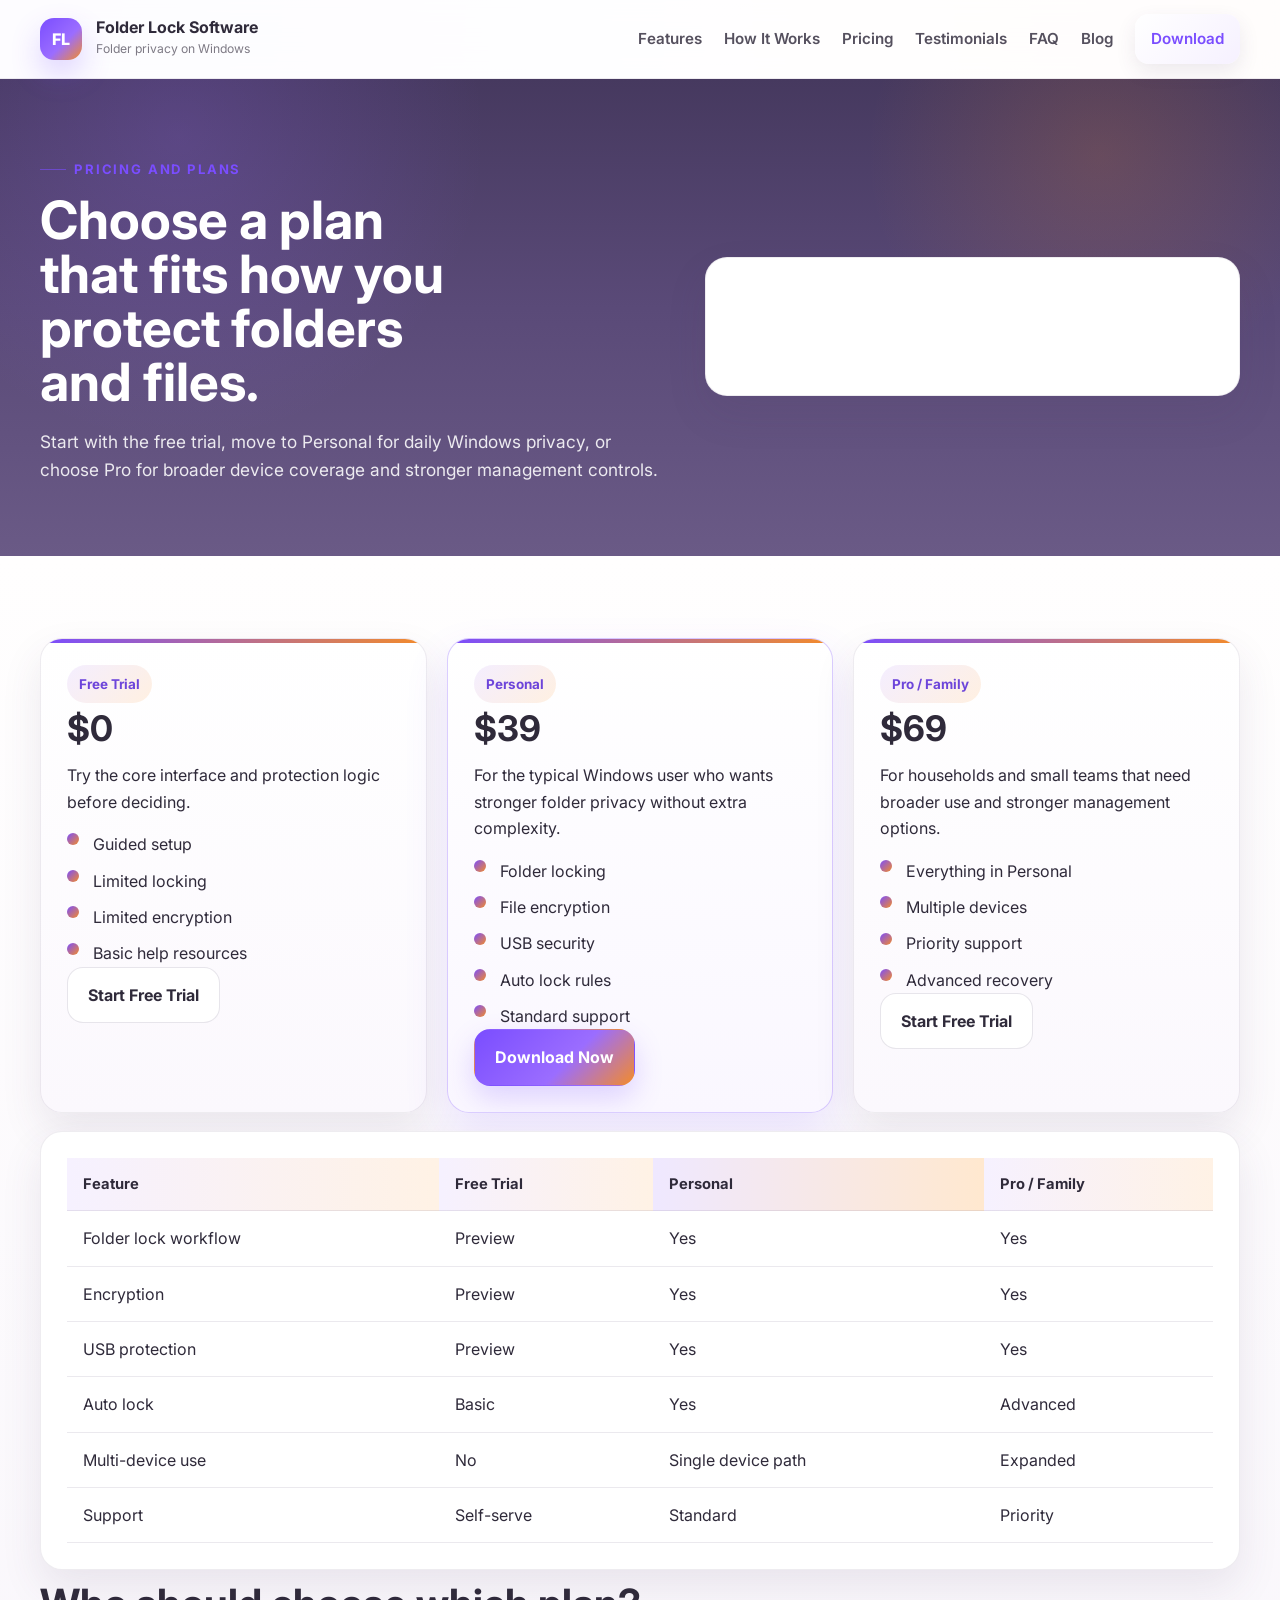
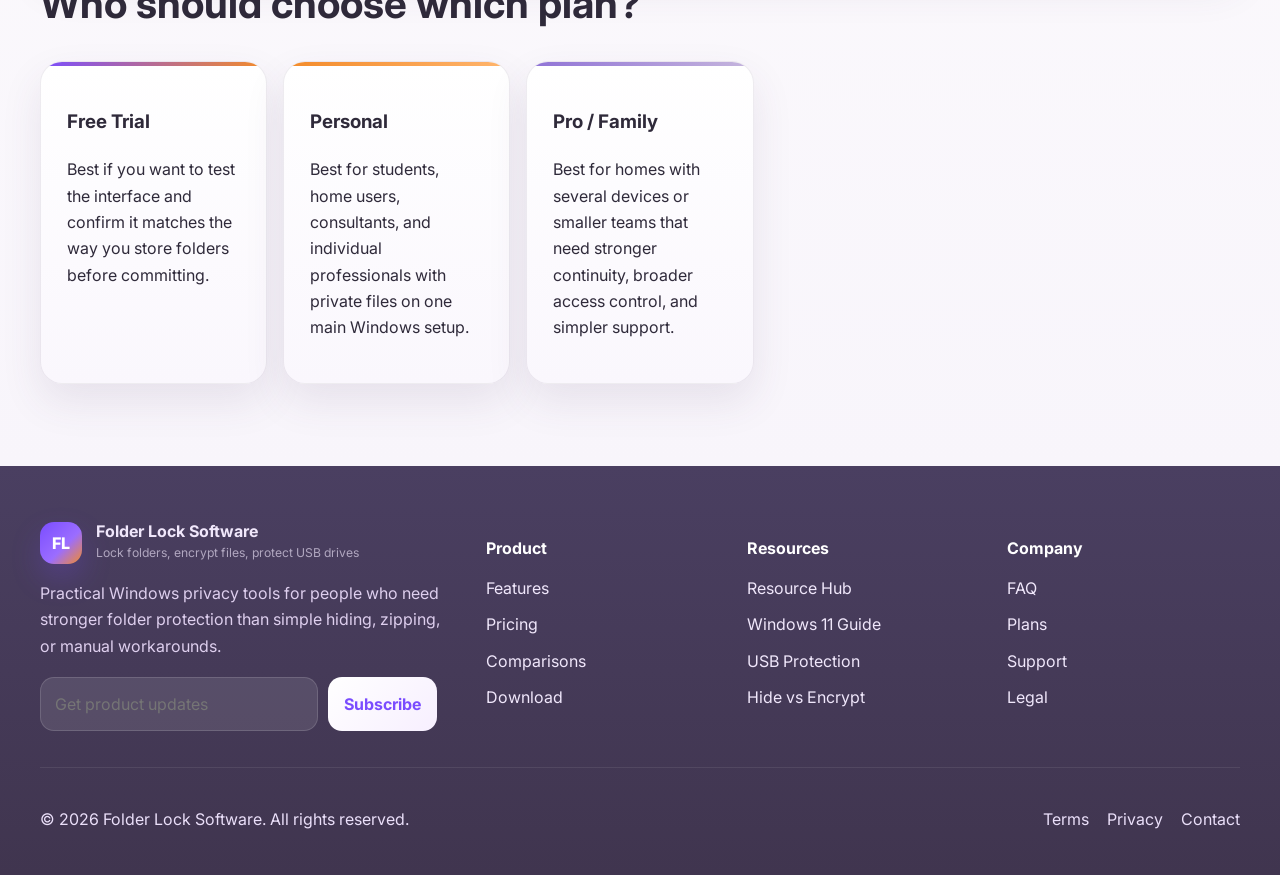
<file: pricing/index.html>
<!doctype html>
<html lang="en">
<head>
  <meta charset="utf-8">
  <meta name="viewport" content="width=device-width, initial-scale=1">
  <title>Folder Lock Software Pricing | Free Trial, Personal, Pro</title>
  <meta name="description" content="Compare Folder Lock Software pricing and see which plan fits your needs for folder locking, file encryption, removable-drive security, and Windows privacy.">
  <link rel="canonical" href="https://folder-lock-guide.netlify.app/pricing">
  <meta name="robots" content="index,follow">
  <meta property="og:title" content="Folder Lock Software Pricing | Free Trial, Personal, Pro">
  <meta property="og:description" content="Compare Folder Lock Software pricing and see which plan fits your needs for folder locking, file encryption, removable-drive security, and Windows privacy.">
  <meta property="og:type" content="website">
  <meta property="og:url" content="https://folder-lock-guide.netlify.app/pricing">
  <meta property="og:site_name" content="Folder Lock Software">
  <meta name="twitter:card" content="summary_large_image">
  <meta name="theme-color" content="#081121">
  <link rel="preconnect" href="https://fonts.googleapis.com">
  <link rel="preconnect" href="https://fonts.gstatic.com" crossorigin>
  <link href="https://fonts.googleapis.com/css2?family=Inter:wght@400;500;600;700;800&display=swap" rel="stylesheet">
  <link rel="stylesheet" href="/styles.css">
  <script type="application/ld+json">
  {
    "@context":"https://schema.org",
    "@graph":[
      {
        "@type":"WebSite",
        "@id":"https://folder-lock-guide.netlify.app/#website",
        "url":"https://folder-lock-guide.netlify.app/",
        "name":"Folder Lock Software",
        "description":"Guides and product education for password protecting folders, encrypting files, and securing USB drives on Windows.",
        "publisher":{"@id":"https://folder-lock-guide.netlify.app/#organization"}
      },
      {
        "@type":"Organization",
        "@id":"https://folder-lock-guide.netlify.app/#organization",
        "name":"Folder Lock Software",
        "url":"https://folder-lock-guide.netlify.app/"
      },
      {
        "@type":"SoftwareApplication",
        "@id":"https://folder-lock-guide.netlify.app/#software",
        "name":"Folder Lock Software",
        "applicationCategory":"SecurityApplication",
        "operatingSystem":"Windows 11, Windows 10",
        "offers":{"@type":"Offer","price":"0","priceCurrency":"USD","description":"Free trial available"}
      },
      {
        "@type":"WebPage",
        "@id":"https://folder-lock-guide.netlify.app/pricing#webpage",
        "url":"https://folder-lock-guide.netlify.app/pricing",
        "name":"Folder Lock Software Pricing | Free Trial, Personal, Pro",
        "description":"Compare Folder Lock Software pricing and see which plan fits your needs for folder locking, file encryption, removable-drive security, and Windows privacy.",
        "isPartOf":{"@id":"https://folder-lock-guide.netlify.app/#website"},
        "about":{"@id":"https://folder-lock-guide.netlify.app/#software"}
      }
      ,
      {
        "@type":"BreadcrumbList",
        "itemListElement":[
          {"@type":"ListItem","position":1,"name":"Home","item":"https://folder-lock-guide.netlify.app/"},
          {"@type":"ListItem","position":2,"name":"Pricing","item":"https://folder-lock-guide.netlify.app/pricing"}
        ]
      }
    ]
  }
  </script>
</head>
<body class="">
<a class="skip-link" href="#main-content">Skip to content</a>
<header class="site-header">
  <div class="container nav-wrap">
    <a class="brand" href="/" aria-label="Folder Lock Software home">
      <span class="brand-badge">FL</span>
      <span class="brand-copy">
        <strong>Folder Lock Software</strong>
        <small>Folder privacy on Windows</small>
      </span>
    </a>
    <button class="nav-toggle" aria-expanded="false" aria-controls="site-nav" aria-label="Open navigation">
      <span></span><span></span><span></span>
    </button>
    <nav id="site-nav" class="site-nav" aria-label="Main navigation">
      <a href="/features">Features</a>
      <a href="/compare">How It Works</a>
      <a href="/pricing">Pricing</a>
      <a href="/#testimonials">Testimonials</a>
      <a href="/#faq">FAQ</a>
      <a href="/resources">Blog</a>
      <a class="nav-cta" href="/download">Download</a>
    </nav>
  </div>
</header>

<main id="main-content">
  <section class="subhero dark-subhero">
    <div class="container subhero-grid">
      <div>
        <span class="eyebrow">Pricing and plans</span>
        <h1>Choose a plan that fits how you protect folders and files.</h1>
        <p class="lead">Start with the free trial, move to Personal for daily Windows privacy, or choose Pro for broader device coverage and stronger management controls.</p>
      </div>
      <div class="card">
        <p class="muted">Simple plan structure. No bloated enterprise language. Just the layers most users actually need.</p>
      </div>
    </div>
  </section>
  <section class="section section-light">
    <div class="container">
      <div class="pricing-grid">
        <article class="card price-card">
          <span class="plan-label">Free Trial</span>
          <h2>$0</h2>
          <p>Try the core interface and protection logic before deciding.</p>
          <ul class="check-list">
            <li>Guided setup</li>
            <li>Limited locking</li>
            <li>Limited encryption</li>
            <li>Basic help resources</li>
          </ul>
          <a class="btn btn-secondary" href="/download">Start Free Trial</a>
        </article>
        <article class="card price-card featured">
          <span class="plan-label">Personal</span>
          <h2>$39</h2>
          <p>For the typical Windows user who wants stronger folder privacy without extra complexity.</p>
          <ul class="check-list">
            <li>Folder locking</li>
            <li>File encryption</li>
            <li>USB security</li>
            <li>Auto lock rules</li>
            <li>Standard support</li>
          </ul>
          <a class="btn btn-primary" href="/download">Download Now</a>
        </article>
        <article class="card price-card">
          <span class="plan-label">Pro / Family</span>
          <h2>$69</h2>
          <p>For households and small teams that need broader use and stronger management options.</p>
          <ul class="check-list">
            <li>Everything in Personal</li>
            <li>Multiple devices</li>
            <li>Priority support</li>
            <li>Advanced recovery</li>
          </ul>
          <a class="btn btn-secondary" href="/download">Start Free Trial</a>
        </article>
      </div>
      <div class="table-wrap card">
        <table class="comparison-table plan-table">
          <thead>
            <tr><th>Feature</th><th>Free Trial</th><th>Personal</th><th>Pro / Family</th></tr>
          </thead>
          <tbody>
            <tr><td>Folder lock workflow</td><td>Preview</td><td>Yes</td><td>Yes</td></tr>
            <tr><td>Encryption</td><td>Preview</td><td>Yes</td><td>Yes</td></tr>
            <tr><td>USB protection</td><td>Preview</td><td>Yes</td><td>Yes</td></tr>
            <tr><td>Auto lock</td><td>Basic</td><td>Yes</td><td>Advanced</td></tr>
            <tr><td>Multi-device use</td><td>No</td><td>Single device path</td><td>Expanded</td></tr>
            <tr><td>Support</td><td>Self-serve</td><td>Standard</td><td>Priority</td></tr>
          </tbody>
        </table>
      </div>
      <div class="section-head">
        <h2>Who should choose which plan?</h2>
      </div>
      <div class="persona-grid">
        <article class="card"><h3>Free Trial</h3><p>Best if you want to test the interface and confirm it matches the way you store folders before committing.</p></article>
        <article class="card"><h3>Personal</h3><p>Best for students, home users, consultants, and individual professionals with private files on one main Windows setup.</p></article>
        <article class="card"><h3>Pro / Family</h3><p>Best for homes with several devices or smaller teams that need stronger continuity, broader access control, and simpler support.</p></article>
      </div>
    </div>
  </section>
</main>

<footer class="site-footer">
  <div class="container footer-grid">
    <div>
      <a class="brand footer-brand" href="/">
        <span class="brand-badge">FL</span>
        <span class="brand-copy">
          <strong>Folder Lock Software</strong>
          <small>Lock folders, encrypt files, protect USB drives</small>
        </span>
      </a>
      <p class="footer-copy">Practical Windows privacy tools for people who need stronger folder protection than simple hiding, zipping, or manual workarounds.</p>
      <form class="footer-form" action="#" method="post">
        <label class="sr-only" for="footer-email">Email address</label>
        <input id="footer-email" type="email" name="email" placeholder="Get product updates">
        <button type="submit">Subscribe</button>
      </form>
    </div>
    <div>
      <h2>Product</h2>
      <ul>
        <li><a href="/features">Features</a></li>
        <li><a href="/pricing">Pricing</a></li>
        <li><a href="/compare">Comparisons</a></li>
        <li><a href="/download">Download</a></li>
      </ul>
    </div>
    <div>
      <h2>Resources</h2>
      <ul>
        <li><a href="/resources">Resource Hub</a></li>
        <li><a href="/resources/windows-11-folder-password">Windows 11 Guide</a></li>
        <li><a href="/resources/password-protect-usb-drive">USB Protection</a></li>
        <li><a href="/resources/folder-hiding-vs-encryption">Hide vs Encrypt</a></li>
      </ul>
    </div>
    <div>
      <h2>Company</h2>
      <ul>
        <li><a href="/#faq">FAQ</a></li>
        <li><a href="/#pricing">Plans</a></li>
        <li><a href="/download">Support</a></li>
        <li><a href="/download">Legal</a></li>
      </ul>
    </div>
  </div>
  <div class="container footer-bottom">
    <p>© 2026 Folder Lock Software. All rights reserved.</p>
    <div class="footer-links">
      <a href="/download">Terms</a>
      <a href="/download">Privacy</a>
      <a href="/download">Contact</a>
    </div>
  </div>
</footer>
<script src="/script.js"></script>
</body>
</html>
</file>
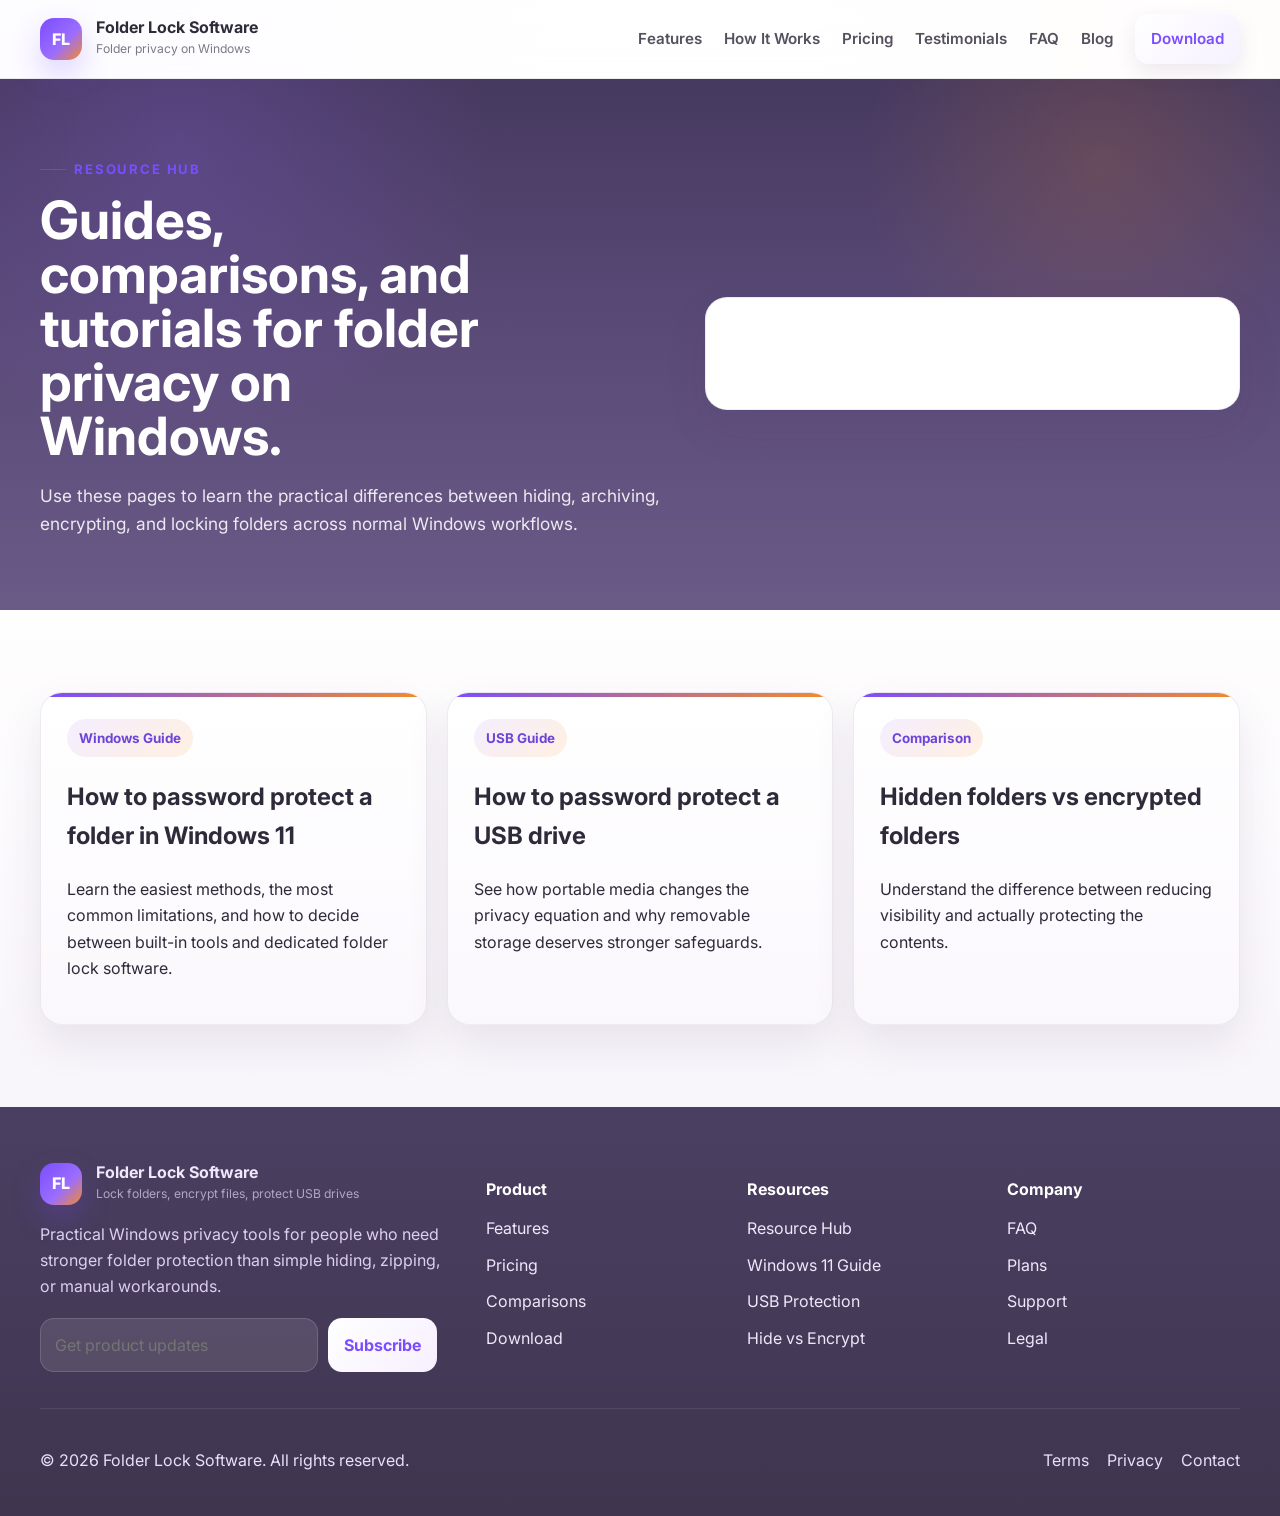
<file: resources/index.html>
<!doctype html>
<html lang="en">
<head>
  <meta charset="utf-8">
  <meta name="viewport" content="width=device-width, initial-scale=1">
  <title>Folder Security Resource Hub | Folder Lock Software Guides</title>
  <meta name="description" content="Browse guides on password protecting folders, securing USB drives, and understanding folder hiding versus encryption with Folder Lock Software resources.">
  <link rel="canonical" href="https://folder-lock-guide.netlify.app/resources">
  <meta name="robots" content="index,follow">
  <meta property="og:title" content="Folder Security Resource Hub | Folder Lock Software Guides">
  <meta property="og:description" content="Browse guides on password protecting folders, securing USB drives, and understanding folder hiding versus encryption with Folder Lock Software resources.">
  <meta property="og:type" content="website">
  <meta property="og:url" content="https://folder-lock-guide.netlify.app/resources">
  <meta property="og:site_name" content="Folder Lock Software">
  <meta name="twitter:card" content="summary_large_image">
  <meta name="theme-color" content="#081121">
  <link rel="preconnect" href="https://fonts.googleapis.com">
  <link rel="preconnect" href="https://fonts.gstatic.com" crossorigin>
  <link href="https://fonts.googleapis.com/css2?family=Inter:wght@400;500;600;700;800&display=swap" rel="stylesheet">
  <link rel="stylesheet" href="/styles.css">
  <script type="application/ld+json">
  {
    "@context":"https://schema.org",
    "@graph":[
      {
        "@type":"WebSite",
        "@id":"https://folder-lock-guide.netlify.app/#website",
        "url":"https://folder-lock-guide.netlify.app/",
        "name":"Folder Lock Software",
        "description":"Guides and product education for password protecting folders, encrypting files, and securing USB drives on Windows.",
        "publisher":{"@id":"https://folder-lock-guide.netlify.app/#organization"}
      },
      {
        "@type":"Organization",
        "@id":"https://folder-lock-guide.netlify.app/#organization",
        "name":"Folder Lock Software",
        "url":"https://folder-lock-guide.netlify.app/"
      },
      {
        "@type":"SoftwareApplication",
        "@id":"https://folder-lock-guide.netlify.app/#software",
        "name":"Folder Lock Software",
        "applicationCategory":"SecurityApplication",
        "operatingSystem":"Windows 11, Windows 10",
        "offers":{"@type":"Offer","price":"0","priceCurrency":"USD","description":"Free trial available"}
      },
      {
        "@type":"WebPage",
        "@id":"https://folder-lock-guide.netlify.app/resources#webpage",
        "url":"https://folder-lock-guide.netlify.app/resources",
        "name":"Folder Security Resource Hub | Folder Lock Software Guides",
        "description":"Browse guides on password protecting folders, securing USB drives, and understanding folder hiding versus encryption with Folder Lock Software resources.",
        "isPartOf":{"@id":"https://folder-lock-guide.netlify.app/#website"},
        "about":{"@id":"https://folder-lock-guide.netlify.app/#software"}
      }
      ,
      {
        "@type":"BreadcrumbList",
        "itemListElement":[
          {"@type":"ListItem","position":1,"name":"Home","item":"https://folder-lock-guide.netlify.app/"},
          {"@type":"ListItem","position":2,"name":"Resources","item":"https://folder-lock-guide.netlify.app/resources"}
        ]
      }
    ]
  }
  </script>
</head>
<body class="">
<a class="skip-link" href="#main-content">Skip to content</a>
<header class="site-header">
  <div class="container nav-wrap">
    <a class="brand" href="/" aria-label="Folder Lock Software home">
      <span class="brand-badge">FL</span>
      <span class="brand-copy">
        <strong>Folder Lock Software</strong>
        <small>Folder privacy on Windows</small>
      </span>
    </a>
    <button class="nav-toggle" aria-expanded="false" aria-controls="site-nav" aria-label="Open navigation">
      <span></span><span></span><span></span>
    </button>
    <nav id="site-nav" class="site-nav" aria-label="Main navigation">
      <a href="/features">Features</a>
      <a href="/compare">How It Works</a>
      <a href="/pricing">Pricing</a>
      <a href="/#testimonials">Testimonials</a>
      <a href="/#faq">FAQ</a>
      <a href="/resources">Blog</a>
      <a class="nav-cta" href="/download">Download</a>
    </nav>
  </div>
</header>

<main id="main-content">
  <section class="subhero dark-subhero">
    <div class="container subhero-grid">
      <div>
        <span class="eyebrow">Resource hub</span>
        <h1>Guides, comparisons, and tutorials for folder privacy on Windows.</h1>
        <p class="lead">Use these pages to learn the practical differences between hiding, archiving, encrypting, and locking folders across normal Windows workflows.</p>
      </div>
      <div class="card">
        <p class="muted">Built to support both search intent and real product education.</p>
      </div>
    </div>
  </section>
  <section class="section section-light">
    <div class="container">
      <div class="resource-grid">
        <a class="card resource-card" href="/resources/windows-11-folder-password">
          <span class="resource-kicker">Windows Guide</span>
          <h2>How to password protect a folder in Windows 11</h2>
          <p>Learn the easiest methods, the most common limitations, and how to decide between built-in tools and dedicated folder lock software.</p>
        </a>
        <a class="card resource-card" href="/resources/password-protect-usb-drive">
          <span class="resource-kicker">USB Guide</span>
          <h2>How to password protect a USB drive</h2>
          <p>See how portable media changes the privacy equation and why removable storage deserves stronger safeguards.</p>
        </a>
        <a class="card resource-card" href="/resources/folder-hiding-vs-encryption">
          <span class="resource-kicker">Comparison</span>
          <h2>Hidden folders vs encrypted folders</h2>
          <p>Understand the difference between reducing visibility and actually protecting the contents.</p>
        </a>
      </div>
    </div>
  </section>
</main>

<footer class="site-footer">
  <div class="container footer-grid">
    <div>
      <a class="brand footer-brand" href="/">
        <span class="brand-badge">FL</span>
        <span class="brand-copy">
          <strong>Folder Lock Software</strong>
          <small>Lock folders, encrypt files, protect USB drives</small>
        </span>
      </a>
      <p class="footer-copy">Practical Windows privacy tools for people who need stronger folder protection than simple hiding, zipping, or manual workarounds.</p>
      <form class="footer-form" action="#" method="post">
        <label class="sr-only" for="footer-email">Email address</label>
        <input id="footer-email" type="email" name="email" placeholder="Get product updates">
        <button type="submit">Subscribe</button>
      </form>
    </div>
    <div>
      <h2>Product</h2>
      <ul>
        <li><a href="/features">Features</a></li>
        <li><a href="/pricing">Pricing</a></li>
        <li><a href="/compare">Comparisons</a></li>
        <li><a href="/download">Download</a></li>
      </ul>
    </div>
    <div>
      <h2>Resources</h2>
      <ul>
        <li><a href="/resources">Resource Hub</a></li>
        <li><a href="/resources/windows-11-folder-password">Windows 11 Guide</a></li>
        <li><a href="/resources/password-protect-usb-drive">USB Protection</a></li>
        <li><a href="/resources/folder-hiding-vs-encryption">Hide vs Encrypt</a></li>
      </ul>
    </div>
    <div>
      <h2>Company</h2>
      <ul>
        <li><a href="/#faq">FAQ</a></li>
        <li><a href="/#pricing">Plans</a></li>
        <li><a href="/download">Support</a></li>
        <li><a href="/download">Legal</a></li>
      </ul>
    </div>
  </div>
  <div class="container footer-bottom">
    <p>© 2026 Folder Lock Software. All rights reserved.</p>
    <div class="footer-links">
      <a href="/download">Terms</a>
      <a href="/download">Privacy</a>
      <a href="/download">Contact</a>
    </div>
  </div>
</footer>
<script src="/script.js"></script>
</body>
</html>
</file>
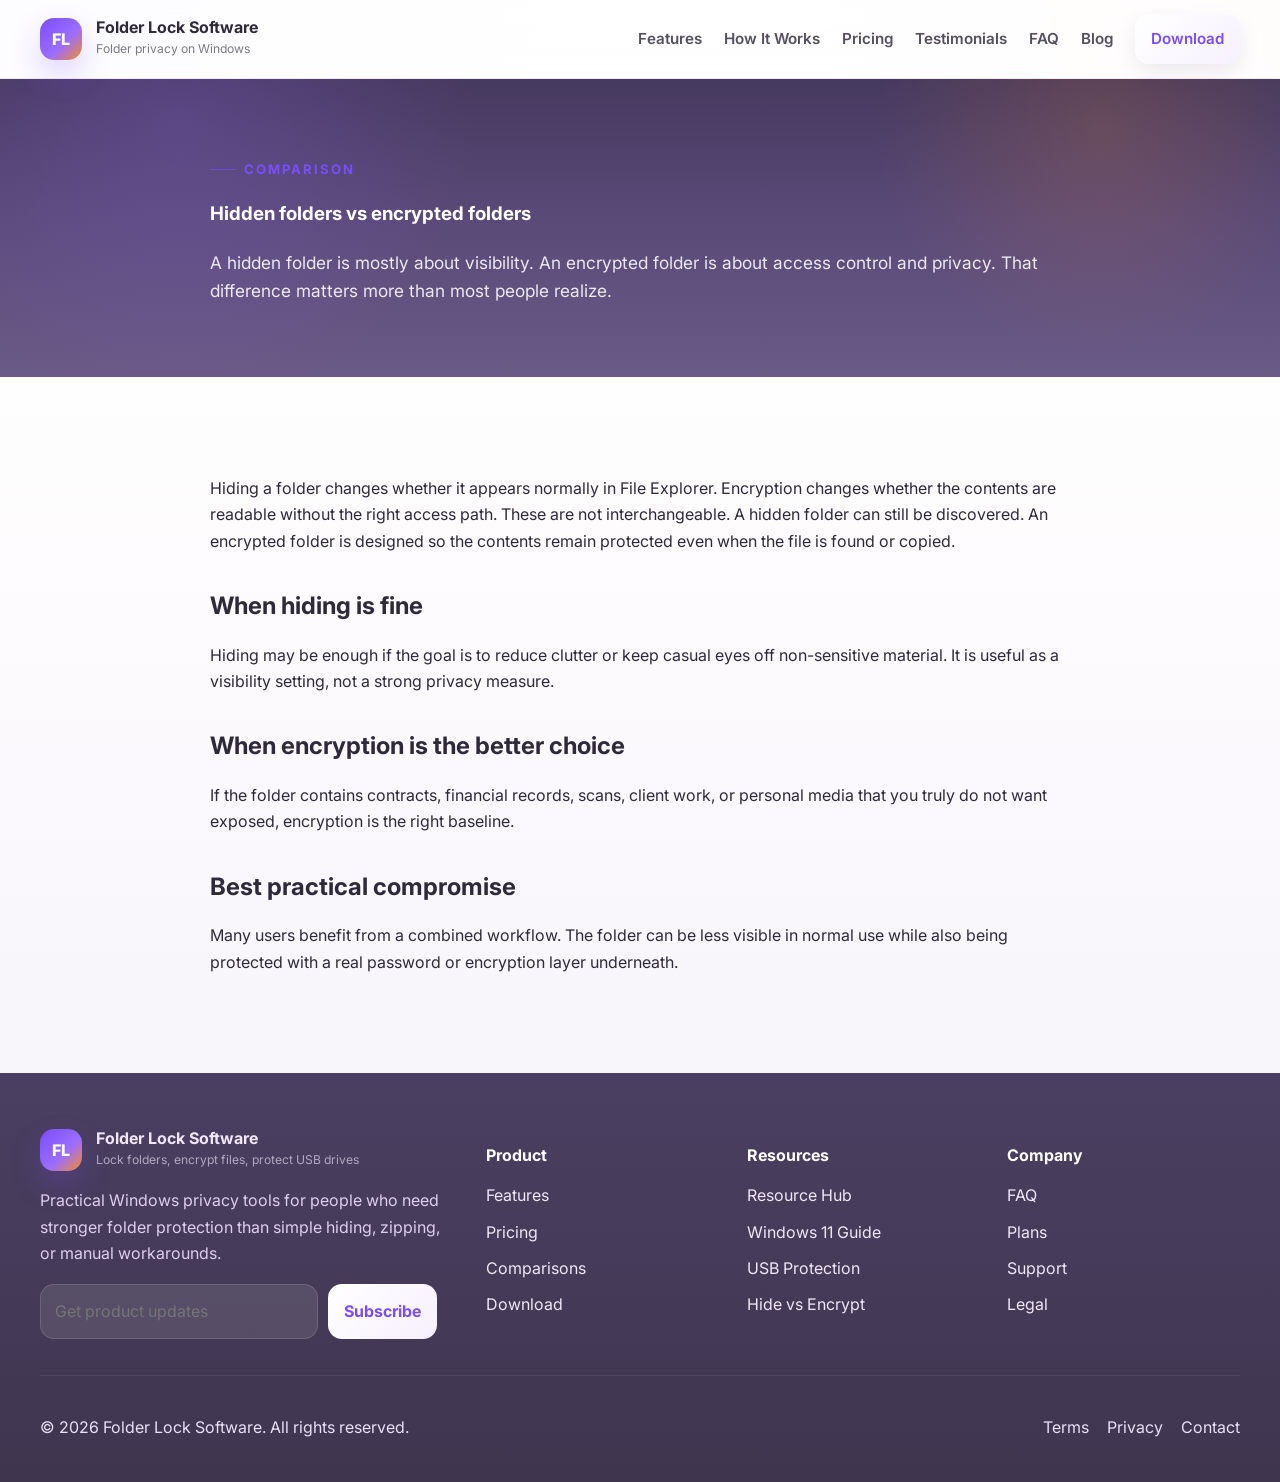
<file: resources/folder-hiding-vs-encryption/index.html>
<!doctype html>
<html lang="en">
<head>
  <meta charset="utf-8">
  <meta name="viewport" content="width=device-width, initial-scale=1">
  <title>Hidden Folders vs Encrypted Folders | Folder Lock Guide</title>
  <meta name="description" content="Understand the difference between hidden folders and encrypted folders so you can choose the right privacy method for Windows files and removable storage.">
  <link rel="canonical" href="https://folder-lock-guide.netlify.app/resources/folder-hiding-vs-encryption">
  <meta name="robots" content="index,follow">
  <meta property="og:title" content="Hidden Folders vs Encrypted Folders | Folder Lock Guide">
  <meta property="og:description" content="Understand the difference between hidden folders and encrypted folders so you can choose the right privacy method for Windows files and removable storage.">
  <meta property="og:type" content="article">
  <meta property="og:url" content="https://folder-lock-guide.netlify.app/resources/folder-hiding-vs-encryption">
  <meta property="og:site_name" content="Folder Lock Software">
  <meta name="twitter:card" content="summary_large_image">
  <meta name="theme-color" content="#081121">
  <link rel="preconnect" href="https://fonts.googleapis.com">
  <link rel="preconnect" href="https://fonts.gstatic.com" crossorigin>
  <link href="https://fonts.googleapis.com/css2?family=Inter:wght@400;500;600;700;800&display=swap" rel="stylesheet">
  <link rel="stylesheet" href="/styles.css">
  <script type="application/ld+json">
  {
    "@context":"https://schema.org",
    "@graph":[
      {
        "@type":"WebSite",
        "@id":"https://folder-lock-guide.netlify.app/#website",
        "url":"https://folder-lock-guide.netlify.app/",
        "name":"Folder Lock Software",
        "description":"Guides and product education for password protecting folders, encrypting files, and securing USB drives on Windows.",
        "publisher":{"@id":"https://folder-lock-guide.netlify.app/#organization"}
      },
      {
        "@type":"Organization",
        "@id":"https://folder-lock-guide.netlify.app/#organization",
        "name":"Folder Lock Software",
        "url":"https://folder-lock-guide.netlify.app/"
      },
      {
        "@type":"SoftwareApplication",
        "@id":"https://folder-lock-guide.netlify.app/#software",
        "name":"Folder Lock Software",
        "applicationCategory":"SecurityApplication",
        "operatingSystem":"Windows 11, Windows 10",
        "offers":{"@type":"Offer","price":"0","priceCurrency":"USD","description":"Free trial available"}
      },
      {
        "@type":"WebPage",
        "@id":"https://folder-lock-guide.netlify.app/resources/folder-hiding-vs-encryption#webpage",
        "url":"https://folder-lock-guide.netlify.app/resources/folder-hiding-vs-encryption",
        "name":"Hidden Folders vs Encrypted Folders | Folder Lock Guide",
        "description":"Understand the difference between hidden folders and encrypted folders so you can choose the right privacy method for Windows files and removable storage.",
        "isPartOf":{"@id":"https://folder-lock-guide.netlify.app/#website"},
        "about":{"@id":"https://folder-lock-guide.netlify.app/#software"}
      }
      ,
      {
        "@type":"BreadcrumbList",
        "itemListElement":[
          {"@type":"ListItem","position":1,"name":"Home","item":"https://folder-lock-guide.netlify.app/"},
          {"@type":"ListItem","position":2,"name":"Resources","item":"https://folder-lock-guide.netlify.app/resources"},
          {"@type":"ListItem","position":3,"name":"Hidden folders vs encrypted folders","item":"https://folder-lock-guide.netlify.app/resources/folder-hiding-vs-encryption"}
        ]
      },
      {
        "@type":"Article",
        "headline":"Hidden folders vs encrypted folders",
        "mainEntityOfPage":"https://folder-lock-guide.netlify.app/resources/folder-hiding-vs-encryption",
        "author":{"@type":"Organization","name":"Folder Lock Software"}
      }
    ]
  }
  </script>
</head>
<body class="">
<a class="skip-link" href="#main-content">Skip to content</a>
<header class="site-header">
  <div class="container nav-wrap">
    <a class="brand" href="/" aria-label="Folder Lock Software home">
      <span class="brand-badge">FL</span>
      <span class="brand-copy">
        <strong>Folder Lock Software</strong>
        <small>Folder privacy on Windows</small>
      </span>
    </a>
    <button class="nav-toggle" aria-expanded="false" aria-controls="site-nav" aria-label="Open navigation">
      <span></span><span></span><span></span>
    </button>
    <nav id="site-nav" class="site-nav" aria-label="Main navigation">
      <a href="/features">Features</a>
      <a href="/compare">How It Works</a>
      <a href="/pricing">Pricing</a>
      <a href="/#testimonials">Testimonials</a>
      <a href="/#faq">FAQ</a>
      <a href="/resources">Blog</a>
      <a class="nav-cta" href="/download">Download</a>
    </nav>
  </div>
</header>

<main id="main-content">
  <article class="article-page">
    <section class="subhero dark-subhero">
      <div class="container article-hero">
        <span class="eyebrow">Comparison</span>
        <h1>Hidden folders vs encrypted folders</h1>
        <p class="lead">A hidden folder is mostly about visibility. An encrypted folder is about access control and privacy. That difference matters more than most people realize.</p>
      </div>
    </section>
    <section class="section section-light">
      <div class="container article-body">
        <p>Hiding a folder changes whether it appears normally in File Explorer. Encryption changes whether the contents are readable without the right access path. These are not interchangeable. A hidden folder can still be discovered. An encrypted folder is designed so the contents remain protected even when the file is found or copied.</p>
        <h2>When hiding is fine</h2>
        <p>Hiding may be enough if the goal is to reduce clutter or keep casual eyes off non-sensitive material. It is useful as a visibility setting, not a strong privacy measure.</p>
        <h2>When encryption is the better choice</h2>
        <p>If the folder contains contracts, financial records, scans, client work, or personal media that you truly do not want exposed, encryption is the right baseline.</p>
        <h2>Best practical compromise</h2>
        <p>Many users benefit from a combined workflow. The folder can be less visible in normal use while also being protected with a real password or encryption layer underneath.</p>
      </div>
    </section>
  </article>
</main>

<footer class="site-footer">
  <div class="container footer-grid">
    <div>
      <a class="brand footer-brand" href="/">
        <span class="brand-badge">FL</span>
        <span class="brand-copy">
          <strong>Folder Lock Software</strong>
          <small>Lock folders, encrypt files, protect USB drives</small>
        </span>
      </a>
      <p class="footer-copy">Practical Windows privacy tools for people who need stronger folder protection than simple hiding, zipping, or manual workarounds.</p>
      <form class="footer-form" action="#" method="post">
        <label class="sr-only" for="footer-email">Email address</label>
        <input id="footer-email" type="email" name="email" placeholder="Get product updates">
        <button type="submit">Subscribe</button>
      </form>
    </div>
    <div>
      <h2>Product</h2>
      <ul>
        <li><a href="/features">Features</a></li>
        <li><a href="/pricing">Pricing</a></li>
        <li><a href="/compare">Comparisons</a></li>
        <li><a href="/download">Download</a></li>
      </ul>
    </div>
    <div>
      <h2>Resources</h2>
      <ul>
        <li><a href="/resources">Resource Hub</a></li>
        <li><a href="/resources/windows-11-folder-password">Windows 11 Guide</a></li>
        <li><a href="/resources/password-protect-usb-drive">USB Protection</a></li>
        <li><a href="/resources/folder-hiding-vs-encryption">Hide vs Encrypt</a></li>
      </ul>
    </div>
    <div>
      <h2>Company</h2>
      <ul>
        <li><a href="/#faq">FAQ</a></li>
        <li><a href="/#pricing">Plans</a></li>
        <li><a href="/download">Support</a></li>
        <li><a href="/download">Legal</a></li>
      </ul>
    </div>
  </div>
  <div class="container footer-bottom">
    <p>© 2026 Folder Lock Software. All rights reserved.</p>
    <div class="footer-links">
      <a href="/download">Terms</a>
      <a href="/download">Privacy</a>
      <a href="/download">Contact</a>
    </div>
  </div>
</footer>
<script src="/script.js"></script>
</body>
</html>
</file>
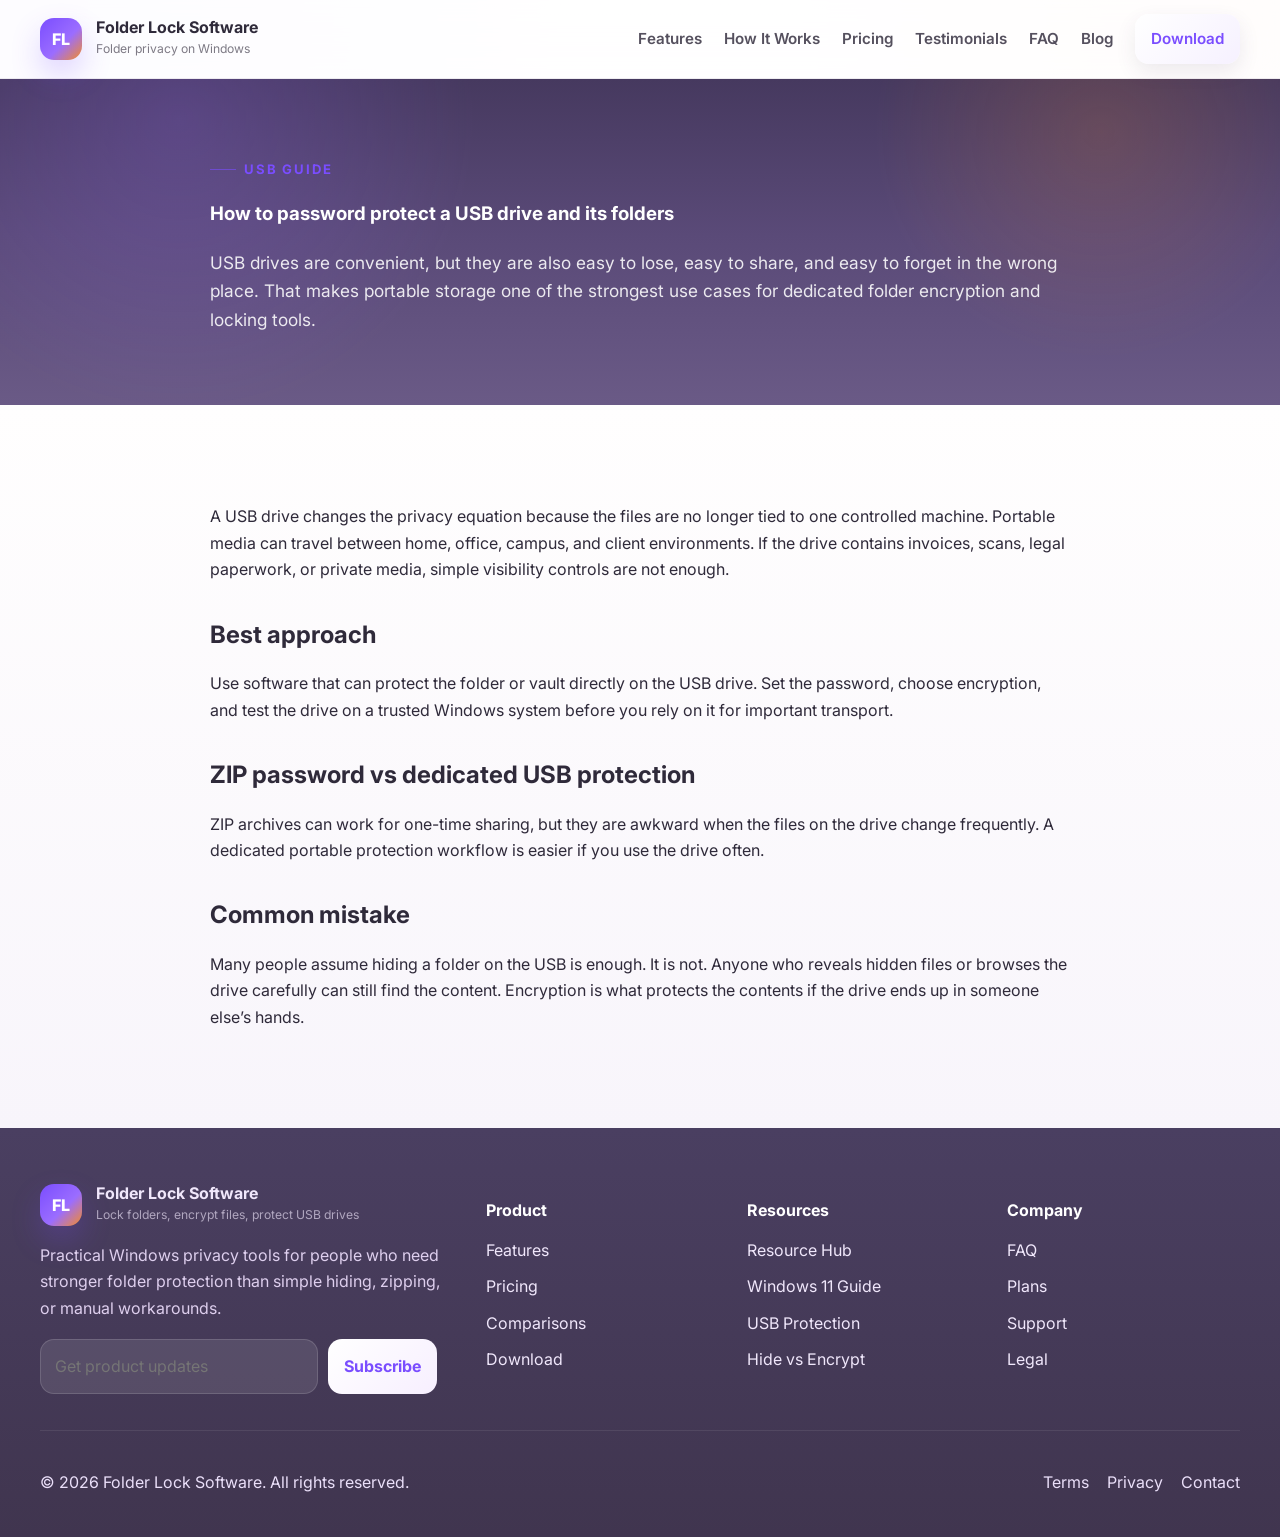
<file: resources/password-protect-usb-drive/index.html>
<!doctype html>
<html lang="en">
<head>
  <meta charset="utf-8">
  <meta name="viewport" content="width=device-width, initial-scale=1">
  <title>How to Password Protect a USB Drive | Folder Lock Guide</title>
  <meta name="description" content="Learn how to password protect a USB drive and its folders, compare archive and encryption methods, and improve privacy on removable storage.">
  <link rel="canonical" href="https://folder-lock-guide.netlify.app/resources/password-protect-usb-drive">
  <meta name="robots" content="index,follow">
  <meta property="og:title" content="How to Password Protect a USB Drive | Folder Lock Guide">
  <meta property="og:description" content="Learn how to password protect a USB drive and its folders, compare archive and encryption methods, and improve privacy on removable storage.">
  <meta property="og:type" content="article">
  <meta property="og:url" content="https://folder-lock-guide.netlify.app/resources/password-protect-usb-drive">
  <meta property="og:site_name" content="Folder Lock Software">
  <meta name="twitter:card" content="summary_large_image">
  <meta name="theme-color" content="#081121">
  <link rel="preconnect" href="https://fonts.googleapis.com">
  <link rel="preconnect" href="https://fonts.gstatic.com" crossorigin>
  <link href="https://fonts.googleapis.com/css2?family=Inter:wght@400;500;600;700;800&display=swap" rel="stylesheet">
  <link rel="stylesheet" href="/styles.css">
  <script type="application/ld+json">
  {
    "@context":"https://schema.org",
    "@graph":[
      {
        "@type":"WebSite",
        "@id":"https://folder-lock-guide.netlify.app/#website",
        "url":"https://folder-lock-guide.netlify.app/",
        "name":"Folder Lock Software",
        "description":"Guides and product education for password protecting folders, encrypting files, and securing USB drives on Windows.",
        "publisher":{"@id":"https://folder-lock-guide.netlify.app/#organization"}
      },
      {
        "@type":"Organization",
        "@id":"https://folder-lock-guide.netlify.app/#organization",
        "name":"Folder Lock Software",
        "url":"https://folder-lock-guide.netlify.app/"
      },
      {
        "@type":"SoftwareApplication",
        "@id":"https://folder-lock-guide.netlify.app/#software",
        "name":"Folder Lock Software",
        "applicationCategory":"SecurityApplication",
        "operatingSystem":"Windows 11, Windows 10",
        "offers":{"@type":"Offer","price":"0","priceCurrency":"USD","description":"Free trial available"}
      },
      {
        "@type":"WebPage",
        "@id":"https://folder-lock-guide.netlify.app/resources/password-protect-usb-drive#webpage",
        "url":"https://folder-lock-guide.netlify.app/resources/password-protect-usb-drive",
        "name":"How to Password Protect a USB Drive | Folder Lock Guide",
        "description":"Learn how to password protect a USB drive and its folders, compare archive and encryption methods, and improve privacy on removable storage.",
        "isPartOf":{"@id":"https://folder-lock-guide.netlify.app/#website"},
        "about":{"@id":"https://folder-lock-guide.netlify.app/#software"}
      }
      ,
      {
        "@type":"BreadcrumbList",
        "itemListElement":[
          {"@type":"ListItem","position":1,"name":"Home","item":"https://folder-lock-guide.netlify.app/"},
          {"@type":"ListItem","position":2,"name":"Resources","item":"https://folder-lock-guide.netlify.app/resources"},
          {"@type":"ListItem","position":3,"name":"How to password protect a USB drive","item":"https://folder-lock-guide.netlify.app/resources/password-protect-usb-drive"}
        ]
      },
      {
        "@type":"Article",
        "headline":"How to password protect a USB drive",
        "mainEntityOfPage":"https://folder-lock-guide.netlify.app/resources/password-protect-usb-drive",
        "author":{"@type":"Organization","name":"Folder Lock Software"}
      }
    ]
  }
  </script>
</head>
<body class="">
<a class="skip-link" href="#main-content">Skip to content</a>
<header class="site-header">
  <div class="container nav-wrap">
    <a class="brand" href="/" aria-label="Folder Lock Software home">
      <span class="brand-badge">FL</span>
      <span class="brand-copy">
        <strong>Folder Lock Software</strong>
        <small>Folder privacy on Windows</small>
      </span>
    </a>
    <button class="nav-toggle" aria-expanded="false" aria-controls="site-nav" aria-label="Open navigation">
      <span></span><span></span><span></span>
    </button>
    <nav id="site-nav" class="site-nav" aria-label="Main navigation">
      <a href="/features">Features</a>
      <a href="/compare">How It Works</a>
      <a href="/pricing">Pricing</a>
      <a href="/#testimonials">Testimonials</a>
      <a href="/#faq">FAQ</a>
      <a href="/resources">Blog</a>
      <a class="nav-cta" href="/download">Download</a>
    </nav>
  </div>
</header>

<main id="main-content">
  <article class="article-page">
    <section class="subhero dark-subhero">
      <div class="container article-hero">
        <span class="eyebrow">USB guide</span>
        <h1>How to password protect a USB drive and its folders</h1>
        <p class="lead">USB drives are convenient, but they are also easy to lose, easy to share, and easy to forget in the wrong place. That makes portable storage one of the strongest use cases for dedicated folder encryption and locking tools.</p>
      </div>
    </section>
    <section class="section section-light">
      <div class="container article-body">
        <p>A USB drive changes the privacy equation because the files are no longer tied to one controlled machine. Portable media can travel between home, office, campus, and client environments. If the drive contains invoices, scans, legal paperwork, or private media, simple visibility controls are not enough.</p>
        <h2>Best approach</h2>
        <p>Use software that can protect the folder or vault directly on the USB drive. Set the password, choose encryption, and test the drive on a trusted Windows system before you rely on it for important transport.</p>
        <h2>ZIP password vs dedicated USB protection</h2>
        <p>ZIP archives can work for one-time sharing, but they are awkward when the files on the drive change frequently. A dedicated portable protection workflow is easier if you use the drive often.</p>
        <h2>Common mistake</h2>
        <p>Many people assume hiding a folder on the USB is enough. It is not. Anyone who reveals hidden files or browses the drive carefully can still find the content. Encryption is what protects the contents if the drive ends up in someone else’s hands.</p>
      </div>
    </section>
  </article>
</main>

<footer class="site-footer">
  <div class="container footer-grid">
    <div>
      <a class="brand footer-brand" href="/">
        <span class="brand-badge">FL</span>
        <span class="brand-copy">
          <strong>Folder Lock Software</strong>
          <small>Lock folders, encrypt files, protect USB drives</small>
        </span>
      </a>
      <p class="footer-copy">Practical Windows privacy tools for people who need stronger folder protection than simple hiding, zipping, or manual workarounds.</p>
      <form class="footer-form" action="#" method="post">
        <label class="sr-only" for="footer-email">Email address</label>
        <input id="footer-email" type="email" name="email" placeholder="Get product updates">
        <button type="submit">Subscribe</button>
      </form>
    </div>
    <div>
      <h2>Product</h2>
      <ul>
        <li><a href="/features">Features</a></li>
        <li><a href="/pricing">Pricing</a></li>
        <li><a href="/compare">Comparisons</a></li>
        <li><a href="/download">Download</a></li>
      </ul>
    </div>
    <div>
      <h2>Resources</h2>
      <ul>
        <li><a href="/resources">Resource Hub</a></li>
        <li><a href="/resources/windows-11-folder-password">Windows 11 Guide</a></li>
        <li><a href="/resources/password-protect-usb-drive">USB Protection</a></li>
        <li><a href="/resources/folder-hiding-vs-encryption">Hide vs Encrypt</a></li>
      </ul>
    </div>
    <div>
      <h2>Company</h2>
      <ul>
        <li><a href="/#faq">FAQ</a></li>
        <li><a href="/#pricing">Plans</a></li>
        <li><a href="/download">Support</a></li>
        <li><a href="/download">Legal</a></li>
      </ul>
    </div>
  </div>
  <div class="container footer-bottom">
    <p>© 2026 Folder Lock Software. All rights reserved.</p>
    <div class="footer-links">
      <a href="/download">Terms</a>
      <a href="/download">Privacy</a>
      <a href="/download">Contact</a>
    </div>
  </div>
</footer>
<script src="/script.js"></script>
</body>
</html>
</file>
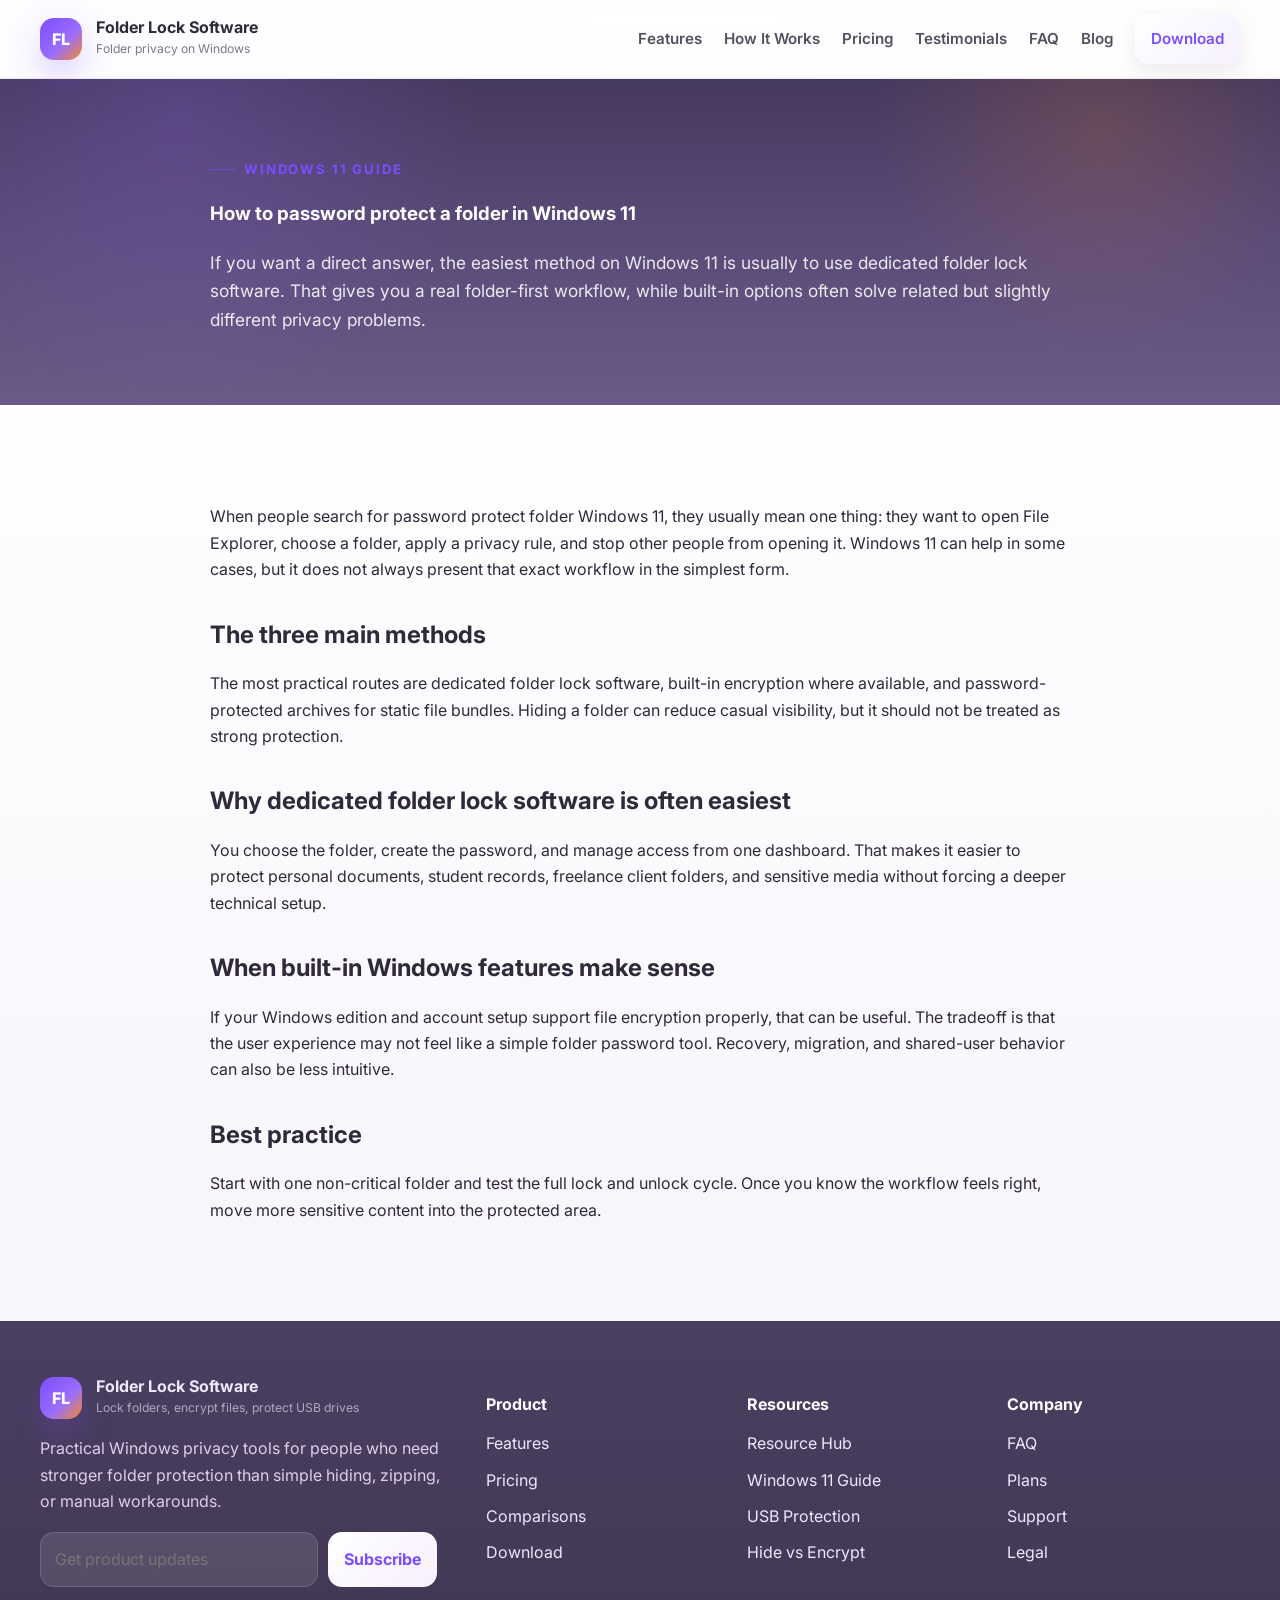
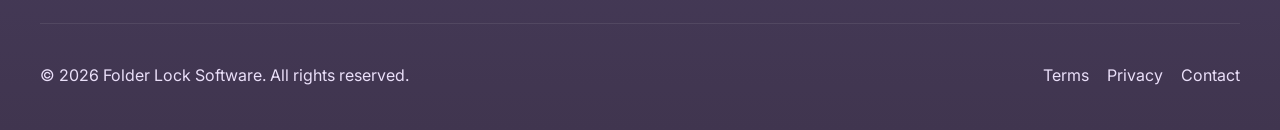
<file: resources/windows-11-folder-password/index.html>
<!doctype html>
<html lang="en">
<head>
  <meta charset="utf-8">
  <meta name="viewport" content="width=device-width, initial-scale=1">
  <title>How to Password Protect a Folder in Windows 11 | Folder Lock Guide</title>
  <meta name="description" content="A practical Windows 11 guide to password protecting folders, comparing built-in options with dedicated folder lock software, and choosing the safest workflow.">
  <link rel="canonical" href="https://folder-lock-guide.netlify.app/resources/windows-11-folder-password">
  <meta name="robots" content="index,follow">
  <meta property="og:title" content="How to Password Protect a Folder in Windows 11 | Folder Lock Guide">
  <meta property="og:description" content="A practical Windows 11 guide to password protecting folders, comparing built-in options with dedicated folder lock software, and choosing the safest workflow.">
  <meta property="og:type" content="article">
  <meta property="og:url" content="https://folder-lock-guide.netlify.app/resources/windows-11-folder-password">
  <meta property="og:site_name" content="Folder Lock Software">
  <meta name="twitter:card" content="summary_large_image">
  <meta name="theme-color" content="#081121">
  <link rel="preconnect" href="https://fonts.googleapis.com">
  <link rel="preconnect" href="https://fonts.gstatic.com" crossorigin>
  <link href="https://fonts.googleapis.com/css2?family=Inter:wght@400;500;600;700;800&display=swap" rel="stylesheet">
  <link rel="stylesheet" href="/styles.css">
  <script type="application/ld+json">
  {
    "@context":"https://schema.org",
    "@graph":[
      {
        "@type":"WebSite",
        "@id":"https://folder-lock-guide.netlify.app/#website",
        "url":"https://folder-lock-guide.netlify.app/",
        "name":"Folder Lock Software",
        "description":"Guides and product education for password protecting folders, encrypting files, and securing USB drives on Windows.",
        "publisher":{"@id":"https://folder-lock-guide.netlify.app/#organization"}
      },
      {
        "@type":"Organization",
        "@id":"https://folder-lock-guide.netlify.app/#organization",
        "name":"Folder Lock Software",
        "url":"https://folder-lock-guide.netlify.app/"
      },
      {
        "@type":"SoftwareApplication",
        "@id":"https://folder-lock-guide.netlify.app/#software",
        "name":"Folder Lock Software",
        "applicationCategory":"SecurityApplication",
        "operatingSystem":"Windows 11, Windows 10",
        "offers":{"@type":"Offer","price":"0","priceCurrency":"USD","description":"Free trial available"}
      },
      {
        "@type":"WebPage",
        "@id":"https://folder-lock-guide.netlify.app/resources/windows-11-folder-password#webpage",
        "url":"https://folder-lock-guide.netlify.app/resources/windows-11-folder-password",
        "name":"How to Password Protect a Folder in Windows 11 | Folder Lock Guide",
        "description":"A practical Windows 11 guide to password protecting folders, comparing built-in options with dedicated folder lock software, and choosing the safest workflow.",
        "isPartOf":{"@id":"https://folder-lock-guide.netlify.app/#website"},
        "about":{"@id":"https://folder-lock-guide.netlify.app/#software"}
      }
      ,
      {
        "@type":"BreadcrumbList",
        "itemListElement":[
          {"@type":"ListItem","position":1,"name":"Home","item":"https://folder-lock-guide.netlify.app/"},
          {"@type":"ListItem","position":2,"name":"Resources","item":"https://folder-lock-guide.netlify.app/resources"},
          {"@type":"ListItem","position":3,"name":"How to password protect a folder in Windows 11","item":"https://folder-lock-guide.netlify.app/resources/windows-11-folder-password"}
        ]
      },
      {
        "@type":"Article",
        "headline":"How to password protect a folder in Windows 11",
        "mainEntityOfPage":"https://folder-lock-guide.netlify.app/resources/windows-11-folder-password",
        "author":{"@type":"Organization","name":"Folder Lock Software"}
      }
    ]
  }
  </script>
</head>
<body class="">
<a class="skip-link" href="#main-content">Skip to content</a>
<header class="site-header">
  <div class="container nav-wrap">
    <a class="brand" href="/" aria-label="Folder Lock Software home">
      <span class="brand-badge">FL</span>
      <span class="brand-copy">
        <strong>Folder Lock Software</strong>
        <small>Folder privacy on Windows</small>
      </span>
    </a>
    <button class="nav-toggle" aria-expanded="false" aria-controls="site-nav" aria-label="Open navigation">
      <span></span><span></span><span></span>
    </button>
    <nav id="site-nav" class="site-nav" aria-label="Main navigation">
      <a href="/features">Features</a>
      <a href="/compare">How It Works</a>
      <a href="/pricing">Pricing</a>
      <a href="/#testimonials">Testimonials</a>
      <a href="/#faq">FAQ</a>
      <a href="/resources">Blog</a>
      <a class="nav-cta" href="/download">Download</a>
    </nav>
  </div>
</header>

<main id="main-content">
  <article class="article-page">
    <section class="subhero dark-subhero">
      <div class="container article-hero">
        <span class="eyebrow">Windows 11 guide</span>
        <h1>How to password protect a folder in Windows 11</h1>
        <p class="lead">If you want a direct answer, the easiest method on Windows 11 is usually to use dedicated folder lock software. That gives you a real folder-first workflow, while built-in options often solve related but slightly different privacy problems.</p>
      </div>
    </section>
    <section class="section section-light">
      <div class="container article-body">
        <p>When people search for password protect folder Windows 11, they usually mean one thing: they want to open File Explorer, choose a folder, apply a privacy rule, and stop other people from opening it. Windows 11 can help in some cases, but it does not always present that exact workflow in the simplest form.</p>
        <h2>The three main methods</h2>
        <p>The most practical routes are dedicated folder lock software, built-in encryption where available, and password-protected archives for static file bundles. Hiding a folder can reduce casual visibility, but it should not be treated as strong protection.</p>
        <h2>Why dedicated folder lock software is often easiest</h2>
        <p>You choose the folder, create the password, and manage access from one dashboard. That makes it easier to protect personal documents, student records, freelance client folders, and sensitive media without forcing a deeper technical setup.</p>
        <h2>When built-in Windows features make sense</h2>
        <p>If your Windows edition and account setup support file encryption properly, that can be useful. The tradeoff is that the user experience may not feel like a simple folder password tool. Recovery, migration, and shared-user behavior can also be less intuitive.</p>
        <h2>Best practice</h2>
        <p>Start with one non-critical folder and test the full lock and unlock cycle. Once you know the workflow feels right, move more sensitive content into the protected area.</p>
      </div>
    </section>
  </article>
</main>

<footer class="site-footer">
  <div class="container footer-grid">
    <div>
      <a class="brand footer-brand" href="/">
        <span class="brand-badge">FL</span>
        <span class="brand-copy">
          <strong>Folder Lock Software</strong>
          <small>Lock folders, encrypt files, protect USB drives</small>
        </span>
      </a>
      <p class="footer-copy">Practical Windows privacy tools for people who need stronger folder protection than simple hiding, zipping, or manual workarounds.</p>
      <form class="footer-form" action="#" method="post">
        <label class="sr-only" for="footer-email">Email address</label>
        <input id="footer-email" type="email" name="email" placeholder="Get product updates">
        <button type="submit">Subscribe</button>
      </form>
    </div>
    <div>
      <h2>Product</h2>
      <ul>
        <li><a href="/features">Features</a></li>
        <li><a href="/pricing">Pricing</a></li>
        <li><a href="/compare">Comparisons</a></li>
        <li><a href="/download">Download</a></li>
      </ul>
    </div>
    <div>
      <h2>Resources</h2>
      <ul>
        <li><a href="/resources">Resource Hub</a></li>
        <li><a href="/resources/windows-11-folder-password">Windows 11 Guide</a></li>
        <li><a href="/resources/password-protect-usb-drive">USB Protection</a></li>
        <li><a href="/resources/folder-hiding-vs-encryption">Hide vs Encrypt</a></li>
      </ul>
    </div>
    <div>
      <h2>Company</h2>
      <ul>
        <li><a href="/#faq">FAQ</a></li>
        <li><a href="/#pricing">Plans</a></li>
        <li><a href="/download">Support</a></li>
        <li><a href="/download">Legal</a></li>
      </ul>
    </div>
  </div>
  <div class="container footer-bottom">
    <p>© 2026 Folder Lock Software. All rights reserved.</p>
    <div class="footer-links">
      <a href="/download">Terms</a>
      <a href="/download">Privacy</a>
      <a href="/download">Contact</a>
    </div>
  </div>
</footer>
<script src="/script.js"></script>
</body>
</html>
</file>
<file: styles.css>
:root{
  --bg:#06111f;
  --bg-soft:#0b1729;
  --panel:#0f1f35;
  --panel-2:#122744;
  --surface:#f4f7fb;
  --surface-2:#ecf2f8;
  --text:#0f1724;
  --text-soft:#4a5b74;
  --white:#ffffff;
  --line:rgba(255,255,255,.1);
  --line-dark:rgba(10,24,45,.08);
  --primary:#2f80ff;
  --primary-2:#63a2ff;
  --accent:#73d2ff;
  --success:#25c87a;
  --radius:22px;
  --shadow:0 22px 50px rgba(4, 17, 35, .10);
  --shadow-strong:0 30px 80px rgba(4,17,35,.30);
  --container:1200px;
}

*{box-sizing:border-box}
html{scroll-behavior:smooth}
body{
  margin:0;
  font-family:"Inter",system-ui,-apple-system,BlinkMacSystemFont,"Segoe UI",sans-serif;
  background:var(--surface);
  color:var(--text);
  line-height:1.65;
}
img{max-width:100%}
a{color:inherit;text-decoration:none}
button,input{font:inherit}
table{width:100%;border-collapse:collapse}
.skip-link{
  position:absolute;left:-9999px;top:auto;width:1px;height:1px;overflow:hidden
}
.skip-link:focus{
  position:fixed;left:16px;top:16px;width:auto;height:auto;background:#fff;padding:10px 14px;border-radius:12px;z-index:9999
}
.container{width:min(var(--container),calc(100% - 40px));margin:0 auto}
.section{padding:82px 0}
.section-light{background:var(--surface)}
.section-light.alt{background:var(--surface-2)}
.section-dark{background:linear-gradient(180deg,#07111f,#0b1830);color:var(--white)}
.section-head{max-width:850px;margin-bottom:34px}
.section-head.on-dark p,.section-head.on-dark h2{color:var(--white)}
.section-head h2,.section-subhead h3{font-size:clamp(1.9rem,1.4rem + 1.4vw,3rem);line-height:1.1;margin:12px 0}
.section-head p{margin:0;color:var(--text-soft)}
.eyebrow{
  display:inline-flex;align-items:center;gap:8px;
  font-size:.82rem;font-weight:700;letter-spacing:.14em;text-transform:uppercase;color:var(--primary)
}
.eyebrow::before{
  content:"";width:26px;height:1px;background:currentColor;opacity:.6
}
.lead{font-size:1.08rem;color:rgba(255,255,255,.84)}
.card{
  background:var(--white);
  border:1px solid var(--line-dark);
  border-radius:var(--radius);
  box-shadow:var(--shadow);
  padding:26px;
}
.section-dark .card{
  background:rgba(255,255,255,.05);
  border-color:rgba(255,255,255,.10);
  box-shadow:none;
  backdrop-filter:blur(10px);
  color:var(--white);
}
.glass{background:linear-gradient(180deg,rgba(255,255,255,.13),rgba(255,255,255,.04))}
.site-header{
  position:sticky;top:0;z-index:20;
  backdrop-filter:blur(16px);
  background:rgba(6,17,31,.78);
  border-bottom:1px solid rgba(255,255,255,.07)
}
.nav-wrap{display:flex;align-items:center;justify-content:space-between;min-height:78px;gap:20px}
.brand{display:flex;align-items:center;gap:14px;color:#fff}
.brand-badge{
  width:42px;height:42px;border-radius:14px;
  display:grid;place-items:center;
  background:linear-gradient(135deg,var(--primary),var(--accent));
  color:#fff;font-weight:800;box-shadow:0 12px 30px rgba(47,128,255,.35)
}
.brand-copy{display:flex;flex-direction:column}
.brand-copy strong{font-size:1rem;line-height:1}
.brand-copy small{font-size:.76rem;opacity:.72;margin-top:4px}
.site-nav{display:flex;align-items:center;gap:22px}
.site-nav a{color:rgba(255,255,255,.82);font-weight:600;font-size:.95rem}
.site-nav a:hover{color:#fff}
.nav-cta{padding:12px 16px;border-radius:14px;background:#fff;color:#07111f !important}
.nav-toggle{display:none;background:none;border:0;padding:0;width:42px;height:42px}
.nav-toggle span{display:block;height:2px;background:#fff;margin:7px 0;border-radius:999px}

.hero{
  background:
    radial-gradient(circle at top left, rgba(47,128,255,.25), transparent 33%),
    radial-gradient(circle at 82% 18%, rgba(115,210,255,.18), transparent 22%),
    linear-gradient(180deg,#081121,#0a1730);
  color:var(--white);
  padding:84px 0 76px;
}
.hero-grid,.subhero-grid,.split{display:grid;grid-template-columns:1.08fr .92fr;gap:36px;align-items:center}
.hero-copy h1,.subhero-grid h1{font-size:clamp(2.4rem,1.7rem + 2vw,4.2rem);line-height:1.02;margin:14px 0 18px;max-width:13ch}
.hero-cta,.section-actions,.cta-actions{display:flex;gap:14px;flex-wrap:wrap}
.btn{
  display:inline-flex;align-items:center;justify-content:center;
  padding:14px 20px;border-radius:16px;font-weight:700;border:1px solid transparent;
  transition:.2s transform,.2s background,.2s color,.2s border-color
}
.btn:hover{transform:translateY(-1px)}
.btn-primary{background:linear-gradient(135deg,var(--primary),var(--primary-2));color:#fff}
.btn-secondary{background:transparent;color:var(--white);border-color:rgba(255,255,255,.24)}
.btn-secondary.light{color:#fff;border-color:rgba(255,255,255,.28)}
.section-light .btn-secondary,.section-light.alt .btn-secondary{
  color:var(--text);border-color:rgba(10,24,45,.14);background:#fff
}
.trust-row{
  display:flex;flex-wrap:wrap;gap:12px;margin:24px 0 0;padding:0;list-style:none
}
.trust-row li{
  padding:10px 14px;border-radius:999px;
  background:rgba(255,255,255,.07);
  border:1px solid rgba(255,255,255,.09);
  font-size:.92rem
}
.mockup-top{display:flex;gap:8px;margin-bottom:18px}
.mockup-top span{width:12px;height:12px;border-radius:50%;background:rgba(255,255,255,.4)}
.dashboard-preview{display:grid;gap:16px}
.panel,.mini-panel{
  background:rgba(255,255,255,.06);
  border:1px solid rgba(255,255,255,.09);
  border-radius:18px;padding:18px
}
.panel-highlight{background:linear-gradient(180deg,rgba(47,128,255,.22),rgba(255,255,255,.04))}
.panel h2,.panel h3,.mini-panel h3,.locker-detail h3,.article-body h2{margin:0 0 8px}
.panel-row,.stats-grid,.persona-grid,.feature-detail-grid{display:grid;grid-template-columns:repeat(2,1fr);gap:16px}
.list-panel{padding:8px 18px}
.list-item{display:flex;align-items:center;justify-content:space-between;padding:10px 0;border-bottom:1px solid rgba(255,255,255,.08)}
.list-item:last-child{border-bottom:none}
.status-pills,.showcase-tags,.tag-row{display:flex;flex-wrap:wrap;gap:8px}
.status-pills span,.showcase-tags span,.tag-row span,.diagram span{
  display:inline-flex;padding:8px 12px;border-radius:999px;background:rgba(255,255,255,.08);border:1px solid rgba(255,255,255,.08);font-size:.88rem
}
.answer-grid,.feature-grid,.testimonial-grid,.resource-grid,.pricing-grid,.trouble-grid,.guide-list{
  display:grid;gap:20px
}
.answer-grid{grid-template-columns:repeat(4,1fr)}
.tile-grid.six,.feature-grid{grid-template-columns:repeat(5,1fr)}
.persona-grid{grid-template-columns:repeat(5,1fr)}
.resource-grid,.trouble-grid,.testimonial-grid{grid-template-columns:repeat(3,1fr)}
.pricing-grid{grid-template-columns:repeat(3,1fr);align-items:stretch}
.feature-grid article h3,.answer-grid h3,.icon-card h3,.quote-card strong,.resource-card h3{margin-top:0}
.check-list{list-style:none;margin:14px 0 0;padding:0;display:grid;gap:10px}
.check-list li{position:relative;padding-left:26px}
.check-list li::before{
  content:"";position:absolute;left:0;top:.52em;width:12px;height:12px;border-radius:50%;
  background:linear-gradient(135deg,var(--primary),var(--accent));transform:translateY(-50%)
}
.mini-table{margin-top:22px;padding:0;overflow:hidden}
.mini-table-row{display:grid;grid-template-columns:1.2fr .5fr .5fr 1fr;gap:12px;padding:14px 18px;border-bottom:1px solid var(--line-dark)}
.mini-table-row.header{background:#edf4ff;font-weight:700}
.mini-table-row:last-child{border-bottom:none}
.showcase{min-height:360px}
.showcase-header{display:flex;gap:8px;margin-bottom:24px}
.dot{width:10px;height:10px;border-radius:50%;background:rgba(255,255,255,.34)}
.dot.active{background:#6bc1ff}
.showcase-content{display:grid;place-items:center;gap:24px}
.security-ring{
  width:220px;height:220px;border-radius:50%;
  display:grid;place-items:center;
  background:
    radial-gradient(circle at center, rgba(255,255,255,.07) 0 42%, transparent 43%),
    conic-gradient(from 0deg, rgba(47,128,255,.9), rgba(115,210,255,.35), rgba(47,128,255,.85));
  box-shadow:0 0 0 18px rgba(255,255,255,.03),0 0 50px rgba(47,128,255,.3)
}
.security-core{
  width:122px;height:122px;border-radius:50%;display:grid;place-items:center;
  background:#081121;border:1px solid rgba(255,255,255,.1);text-align:center;font-weight:800;padding:18px
}
.icon-card .icon{
  width:46px;height:46px;border-radius:14px;background:#edf4ff;color:#1452c7;
  display:grid;place-items:center;font-weight:800;margin-bottom:14px
}
.stepper{display:grid;gap:18px}
.step-tabs{display:grid;grid-template-columns:repeat(5,1fr);gap:12px}
.step-tab{
  padding:16px 14px;border-radius:18px;border:1px solid rgba(255,255,255,.12);
  background:rgba(255,255,255,.04);color:#fff;font-weight:700;cursor:pointer
}
.step-tab.active{background:linear-gradient(135deg,rgba(47,128,255,.4),rgba(115,210,255,.18))}
.step-panels{padding:0;overflow:hidden}
.step-panel{display:none;padding:28px;grid-template-columns:1.15fr .85fr;gap:26px;align-items:center}
.step-panel.active{display:grid}
.diagram{display:flex;gap:10px;flex-wrap:wrap}
.locker-grid{display:grid;grid-template-columns:repeat(6,1fr);gap:14px}
.locker-card{
  background:#fff;border:1px solid var(--line-dark);border-radius:20px;padding:20px;cursor:pointer;box-shadow:var(--shadow)
}
.locker-card.active{border-color:rgba(47,128,255,.45);box-shadow:0 15px 40px rgba(47,128,255,.15)}
.locker-detail{margin-top:18px}
.locker-panel{display:none}
.locker-panel.active{display:block}
.accordion{display:grid;gap:12px}
.accordion-item{
  background:#fff;border:1px solid var(--line-dark);border-radius:18px;overflow:hidden
}
.section-dark .accordion-item{background:rgba(255,255,255,.04);border-color:rgba(255,255,255,.1)}
.accordion-trigger{
  width:100%;text-align:left;padding:18px 20px;background:none;border:0;cursor:pointer;font-weight:700;color:inherit
}
.accordion-trigger::after{content:"+";float:right;opacity:.65}
.accordion-item.active .accordion-trigger::after{content:"−"}
.accordion-panel{display:none;padding:0 20px 18px}
.accordion-item.active .accordion-panel{display:block}
.stack-card h3{margin-top:0}
.stack{display:grid;gap:12px;margin:20px 0}
.stack-layer{
  padding:16px 18px;border-radius:16px;color:#fff;font-weight:700
}
.stack-layer.one{background:#307cff}
.stack-layer.two{background:#2869d8}
.stack-layer.three{background:#2054ad}
.stack-layer.four{background:#173e82}
.stack-layer.five{background:#102a58}
.guide-list{grid-template-columns:repeat(2,1fr)}
.guide-meta{display:flex;justify-content:space-between;gap:12px;color:var(--primary);font-weight:700;font-size:.86rem}
.guide-card ol{padding-left:18px}
.table-wrap{margin-top:18px;overflow:auto}
.comparison-table th,.comparison-table td{
  text-align:left;padding:14px 16px;border-bottom:1px solid var(--line-dark);vertical-align:top
}
.comparison-table thead th{background:#edf4ff;font-size:.92rem}
.plan-table thead th:nth-child(3){background:#dceaff}
.table-cta{padding-top:20px}
.quote-card p{font-size:1.05rem}
.price-card{position:relative}
.price-card h2,.price-card h3{font-size:2.2rem;line-height:1;margin:8px 0 14px}
.featured{border-color:rgba(47,128,255,.36);box-shadow:0 18px 40px rgba(47,128,255,.16)}
.plan-label,.resource-kicker{
  display:inline-flex;padding:8px 12px;border-radius:999px;background:#edf4ff;color:#1452c7;font-weight:700;font-size:.84rem
}
.cta-final{padding-top:60px;padding-bottom:72px}
.cta-box{
  display:flex;align-items:center;justify-content:space-between;gap:28px;
  padding:34px;border-radius:28px;background:linear-gradient(135deg,rgba(255,255,255,.06),rgba(255,255,255,.03));
  border:1px solid rgba(255,255,255,.12)
}
.site-footer{background:#07111f;color:#d3def0;padding:56px 0 26px}
.footer-grid{display:grid;grid-template-columns:1.8fr 1fr 1fr 1fr;gap:28px}
.footer-grid h2{font-size:1rem;color:#fff}
.footer-grid ul{list-style:none;padding:0;margin:0;display:grid;gap:10px}
.footer-grid a{color:#c7d4ea}
.footer-copy{max-width:42ch;color:#b2c2db}
.footer-form{display:flex;gap:10px;flex-wrap:wrap;margin-top:18px}
.footer-form input{
  min-width:220px;padding:13px 14px;border-radius:14px;border:1px solid rgba(255,255,255,.12);background:#0b1930;color:#fff
}
.footer-form button{
  padding:13px 16px;border-radius:14px;border:0;background:#fff;color:#07111f;font-weight:700
}
.footer-bottom{display:flex;justify-content:space-between;align-items:center;gap:18px;margin-top:36px;padding-top:22px;border-top:1px solid rgba(255,255,255,.08)}
.footer-links{display:flex;gap:18px}
.subhero,.dark-subhero{
  background:
    radial-gradient(circle at left top, rgba(47,128,255,.22), transparent 24%),
    linear-gradient(180deg,#081121,#0b1830);
  color:#fff;padding:72px 0 54px
}
.slim-mock .stats-grid{grid-template-columns:repeat(2,1fr)}
.slim-mock .stats-grid div,.stats-grid div{
  padding:18px;border-radius:18px;background:rgba(255,255,255,.06);border:1px solid rgba(255,255,255,.08)
}
.slim-mock strong,.stats-grid strong{display:block;font-size:1.7rem}
.feature-detail-grid{grid-template-columns:repeat(3,1fr)}
.article-hero{max-width:860px}
.article-body{max-width:860px}
.article-body h2{margin-top:32px}
.muted{color:var(--text-soft)}
.section-dark .muted,.dark-subhero .muted{color:rgba(255,255,255,.7)}
.sr-only{
  position:absolute;width:1px;height:1px;padding:0;margin:-1px;overflow:hidden;clip:rect(0,0,0,0);white-space:nowrap;border:0
}

@media (max-width: 1180px){
  .answer-grid{grid-template-columns:repeat(2,1fr)}
  .tile-grid.six,.locker-grid,.persona-grid,.feature-grid{grid-template-columns:repeat(3,1fr)}
  .resource-grid,.testimonial-grid,.trouble-grid,.feature-detail-grid{grid-template-columns:repeat(2,1fr)}
  .step-tabs{grid-template-columns:repeat(2,1fr)}
  .step-panel{grid-template-columns:1fr}
}
@media (max-width: 900px){
  .nav-toggle{display:block}
  .site-nav{
    position:absolute;left:20px;right:20px;top:78px;display:none;flex-direction:column;align-items:flex-start;
    background:#091627;padding:18px;border-radius:22px;border:1px solid rgba(255,255,255,.08)
  }
  .site-nav.open{display:flex}
  .site-nav a{width:100%}
  .hero-grid,.subhero-grid,.split,.footer-grid,.cta-box,.step-panel{grid-template-columns:1fr}
  .pricing-grid,.guide-list,.resource-grid,.trouble-grid,.testimonial-grid,.feature-detail-grid,.panel-row,.stats-grid,.persona-grid,.feature-grid,.locker-grid,.tile-grid.six,.answer-grid{grid-template-columns:1fr}
  .mini-table-row{grid-template-columns:1fr 1fr}
  .footer-bottom{flex-direction:column;align-items:flex-start}
}
@media (max-width: 640px){
  .container{width:min(var(--container),calc(100% - 24px))}
  .hero{padding-top:56px}
  .section{padding:64px 0}
  .hero-copy h1,.subhero-grid h1{max-width:none}
  .brand-copy small{display:none}
  .step-tabs{grid-template-columns:1fr}
  .mini-table-row{grid-template-columns:1fr}
  .comparison-table th,.comparison-table td{padding:12px}
}


/* Colorful visual refresh */
:root{
  --primary:#5f6fff;
  --primary-2:#38cfd9;
  --accent:#8b7dff;
  --accent-2:#ff7eb6;
  --accent-3:#ffb86b;
  --accent-4:#5fe3a2;
  --surface:#f6f8ff;
  --surface-2:#eef3ff;
  --text:#14213d;
  --text-soft:#5f6f8e;
  --line-dark:rgba(93,112,176,.12);
  --shadow:0 18px 40px rgba(48, 69, 122, .10);
  --shadow-strong:0 30px 80px rgba(18, 27, 68, .35);
}

body{
  background:
    radial-gradient(circle at top right, rgba(139,125,255,.08), transparent 26%),
    radial-gradient(circle at top left, rgba(56,207,217,.07), transparent 24%),
    linear-gradient(180deg,#f6f8ff 0%,#eef4ff 52%,#f8fbff 100%);
}

.section-light{
  background:linear-gradient(180deg,#f7f9ff 0%, #f2f6ff 100%);
}

.section-light.alt{
  background:
    radial-gradient(circle at 10% 0%, rgba(95,111,255,.06), transparent 22%),
    linear-gradient(180deg,#edf3ff 0%, #f8fbff 100%);
}

.hero,
.subhero,
.dark-subhero{
  background:
    radial-gradient(circle at 10% 10%, rgba(139,125,255,.28), transparent 28%),
    radial-gradient(circle at 86% 16%, rgba(56,207,217,.22), transparent 24%),
    radial-gradient(circle at 65% 86%, rgba(255,126,182,.14), transparent 24%),
    linear-gradient(180deg,#091326 0%, #0d1730 48%, #102040 100%);
}

.site-header{
  background:rgba(9,19,38,.76);
  border-bottom:1px solid rgba(255,255,255,.08);
}

.eyebrow{color:#6572ff}

.brand-badge{
  background:linear-gradient(135deg,#6572ff 0%, #38cfd9 52%, #9a78ff 100%);
  box-shadow:0 14px 34px rgba(95,111,255,.36);
}

.btn,
.card,
.locker-card,
.step-tab,
.resource-card,
.price-card{
  transition:transform .22s ease, box-shadow .22s ease, border-color .22s ease, background .22s ease;
}

.btn-primary{
  background:linear-gradient(135deg,#6572ff 0%, #38cfd9 55%, #7c88ff 100%);
  box-shadow:0 12px 28px rgba(95,111,255,.28);
}

.btn-primary:hover{box-shadow:0 18px 34px rgba(95,111,255,.32)}

.nav-cta{
  background:linear-gradient(135deg,#ffffff 0%, #ecf3ff 100%);
  box-shadow:0 10px 24px rgba(10,24,45,.16);
}

.trust-row li,
.status-pills span,
.showcase-tags span,
.tag-row span,
.diagram span{
  background:linear-gradient(135deg,rgba(255,255,255,.12),rgba(255,255,255,.06));
  border-color:rgba(255,255,255,.12);
  backdrop-filter:blur(8px);
}

.card,
.locker-card,
.accordion-item,
.mini-table,
.price-card,
.resource-card,
.quote-card{
  position:relative;
  overflow:hidden;
}

.card:hover,
.locker-card:hover,
.resource-card:hover,
.price-card:hover{
  transform:translateY(-4px);
  box-shadow:0 22px 48px rgba(48, 69, 122, .14);
}

.answer-grid > article,
.feature-grid > article,
.persona-grid > article,
.quote-card,
.resource-card,
.price-card,
.trouble-grid > article{
  background:linear-gradient(180deg,#ffffff 0%, #f7faff 100%);
}

.answer-grid > article::before,
.feature-grid > article::before,
.persona-grid > article::before,
.quote-card::before,
.resource-card::before,
.price-card::before,
.trouble-grid > article::before,
.guide-card::before{
  content:"";
  position:absolute;
  inset:0 0 auto 0;
  height:4px;
  background:linear-gradient(90deg,#6572ff,#38cfd9,#ff7eb6);
}

.answer-grid > article:nth-child(2)::before,
.feature-grid > article:nth-child(2)::before,
.persona-grid > article:nth-child(2)::before,
.trouble-grid > article:nth-child(2)::before{background:linear-gradient(90deg,#38cfd9,#5fe3a2)}
.answer-grid > article:nth-child(3)::before,
.feature-grid > article:nth-child(3)::before,
.persona-grid > article:nth-child(3)::before,
.trouble-grid > article:nth-child(3)::before{background:linear-gradient(90deg,#ffb86b,#ff7eb6)}
.answer-grid > article:nth-child(4)::before,
.feature-grid > article:nth-child(4)::before,
.persona-grid > article:nth-child(4)::before,
.trouble-grid > article:nth-child(4)::before{background:linear-gradient(90deg,#8b7dff,#6572ff)}
.feature-grid > article:nth-child(5)::before,
.persona-grid > article:nth-child(5)::before{background:linear-gradient(90deg,#5fe3a2,#38cfd9)}
.feature-grid > article:nth-child(6)::before{background:linear-gradient(90deg,#ff7eb6,#8b7dff)}
.feature-grid > article:nth-child(7)::before{background:linear-gradient(90deg,#6572ff,#38cfd9)}
.feature-grid > article:nth-child(8)::before{background:linear-gradient(90deg,#ffb86b,#5fe3a2)}
.feature-grid > article:nth-child(9)::before{background:linear-gradient(90deg,#38cfd9,#8b7dff)}
.feature-grid > article:nth-child(10)::before{background:linear-gradient(90deg,#ff7eb6,#ffb86b)}

.panel,
.mini-panel{
  background:linear-gradient(180deg,rgba(255,255,255,.10),rgba(255,255,255,.05));
  border-color:rgba(255,255,255,.10);
}

.panel-highlight{
  background:linear-gradient(135deg,rgba(95,111,255,.32),rgba(56,207,217,.18) 55%, rgba(255,126,182,.12));
}

.security-ring{
  background:
    radial-gradient(circle at center, rgba(255,255,255,.08) 0 42%, transparent 43%),
    conic-gradient(from 0deg, #6572ff, #38cfd9, #5fe3a2, #ff7eb6, #6572ff);
  box-shadow:0 0 0 18px rgba(255,255,255,.04), 0 0 60px rgba(95,111,255,.26);
}

.mini-table-row.header,
.comparison-table thead th{
  background:linear-gradient(90deg,#eef3ff,#e8f8ff);
}

.icon-card{
  background:linear-gradient(180deg,#ffffff 0%, #f5f8ff 100%);
}

.icon-card .icon{
  width:58px;
  height:58px;
  border-radius:18px;
  display:grid;
  place-items:center;
  color:#fff;
  font-size:1.55rem;
  margin-bottom:16px;
  box-shadow:0 16px 30px rgba(95,111,255,.22);
}

.icon-card:nth-child(1) .icon{background:linear-gradient(135deg,#6572ff,#8b7dff)}
.icon-card:nth-child(2) .icon{background:linear-gradient(135deg,#38cfd9,#5fe3a2)}
.icon-card:nth-child(3) .icon{background:linear-gradient(135deg,#ffb86b,#ff7eb6)}
.icon-card:nth-child(4) .icon{background:linear-gradient(135deg,#8b7dff,#ff7eb6)}
.icon-card:nth-child(5) .icon{background:linear-gradient(135deg,#38cfd9,#6572ff)}
.icon-card:nth-child(6) .icon{background:linear-gradient(135deg,#5fe3a2,#38cfd9)}

.persona-grid > article{
  background:linear-gradient(180deg,#ffffff 0%, #f7fbff 100%);
}

.step-tab{
  background:linear-gradient(180deg,rgba(255,255,255,.06),rgba(255,255,255,.03));
  border-color:rgba(255,255,255,.14);
}

.step-tab:hover{transform:translateY(-2px)}
.step-tab:nth-child(1).active{background:linear-gradient(135deg,rgba(101,114,255,.65),rgba(139,125,255,.34))}
.step-tab:nth-child(2).active{background:linear-gradient(135deg,rgba(56,207,217,.62),rgba(95,227,162,.26))}
.step-tab:nth-child(3).active{background:linear-gradient(135deg,rgba(255,184,107,.56),rgba(255,126,182,.24))}
.step-tab:nth-child(4).active{background:linear-gradient(135deg,rgba(139,125,255,.54),rgba(56,207,217,.22))}
.step-tab:nth-child(5).active{background:linear-gradient(135deg,rgba(95,227,162,.46),rgba(101,114,255,.22))}

.diagram span:nth-child(1){background:linear-gradient(135deg,rgba(101,114,255,.25),rgba(139,125,255,.16))}
.diagram span:nth-child(2){background:linear-gradient(135deg,rgba(56,207,217,.25),rgba(95,227,162,.16))}
.diagram span:nth-child(3){background:linear-gradient(135deg,rgba(255,184,107,.26),rgba(255,126,182,.16))}
.diagram span:nth-child(4){background:linear-gradient(135deg,rgba(139,125,255,.24),rgba(56,207,217,.16))}

.locker-card{
  background:linear-gradient(180deg,#ffffff 0%, #f4f8ff 100%);
  padding:78px 20px 20px;
  border-color:rgba(93,112,176,.14);
}

.locker-card::before{
  position:absolute;
  left:18px;
  top:18px;
  width:44px;
  height:44px;
  border-radius:14px;
  display:grid;
  place-items:center;
  font-size:1.15rem;
  color:#fff;
  box-shadow:0 12px 24px rgba(95,111,255,.20);
}

.locker-card[data-locker="desktop"]::before{content:"🖥️";background:linear-gradient(135deg,#6572ff,#8b7dff)}
.locker-card[data-locker="dropbox"]::before{content:"☁️";background:linear-gradient(135deg,#38cfd9,#5fe3a2)}
.locker-card[data-locker="gdrive"]::before{content:"🗃️";background:linear-gradient(135deg,#ffb86b,#ff7eb6)}
.locker-card[data-locker="onedrive"]::before{content:"🔄";background:linear-gradient(135deg,#8b7dff,#38cfd9)}
.locker-card[data-locker="mobile"]::before{content:"📱";background:linear-gradient(135deg,#ff7eb6,#8b7dff)}
.locker-card[data-locker="usb"]::before{content:"💾";background:linear-gradient(135deg,#38cfd9,#6572ff)}

.locker-card.active{
  border-color:rgba(95,111,255,.42);
  box-shadow:0 20px 40px rgba(95,111,255,.18);
}

.locker-detail{
  background:linear-gradient(135deg,#ffffff 0%, #f6f9ff 100%);
}

.stack-layer.one{background:linear-gradient(135deg,#6572ff,#8b7dff)}
.stack-layer.two{background:linear-gradient(135deg,#38cfd9,#5fe3a2)}
.stack-layer.three{background:linear-gradient(135deg,#ffb86b,#ff7eb6)}
.stack-layer.four{background:linear-gradient(135deg,#8b7dff,#6572ff)}
.stack-layer.five{background:linear-gradient(135deg,#38cfd9,#6572ff)}

.quote-card{
  background:linear-gradient(180deg,#ffffff 0%, #f7fbff 100%);
}

.quote-card:nth-child(1){background:linear-gradient(180deg,#ffffff,#f4f2ff)}
.quote-card:nth-child(2){background:linear-gradient(180deg,#ffffff,#f0fcfd)}
.quote-card:nth-child(3){background:linear-gradient(180deg,#ffffff,#fff6ef)}
.quote-card:nth-child(4){background:linear-gradient(180deg,#ffffff,#fff1f7)}

.resource-card{
  background:linear-gradient(180deg,#ffffff 0%, #f6f9ff 100%);
}

.resource-kicker,
.plan-label{
  background:linear-gradient(135deg,#eef3ff,#e6fbfc);
  color:#4457d3;
}

.featured{
  border-color:rgba(95,111,255,.34);
  box-shadow:0 20px 44px rgba(95,111,255,.16);
  background:linear-gradient(180deg,#ffffff 0%, #f5f8ff 100%);
}

.cta-box{
  background:linear-gradient(135deg,rgba(255,255,255,.10),rgba(255,255,255,.05));
  box-shadow:0 24px 50px rgba(11,19,42,.22);
}

.footer-form button{
  background:linear-gradient(135deg,#ffffff,#eef3ff);
}

/* White + Purple + Orange + Grey theme refresh */
:root{
  --bg:#f3f1f8;
  --bg-soft:#ebe7f2;
  --panel:#ffffff;
  --panel-2:#f6f3fb;
  --surface:#fcfbfe;
  --surface-2:#f2eef7;
  --text:#2f2a3a;
  --text-soft:#6c6678;
  --line-dark:rgba(88,74,112,.12);
  --primary:#7a4dff;
  --primary-2:#9b6dff;
  --accent:#f38b2a;
  --accent-2:#ffb169;
  --accent-3:#c9bfd8;
  --accent-4:#8e7aa8;
  --shadow:0 18px 40px rgba(75,59,101,.10);
  --shadow-strong:0 28px 70px rgba(53,44,71,.18);
}

body{
  background:
    radial-gradient(circle at top left, rgba(122,77,255,.08), transparent 28%),
    radial-gradient(circle at top right, rgba(243,139,42,.08), transparent 24%),
    linear-gradient(180deg,#fcfbfe 0%, #f7f4fb 56%, #fdfcff 100%);
  color:var(--text);
}

.section-light{
  background:linear-gradient(180deg,#fffefe 0%, #f8f5fb 100%);
}

.section-light.alt{
  background:
    radial-gradient(circle at 0% 0%, rgba(122,77,255,.05), transparent 22%),
    radial-gradient(circle at 100% 10%, rgba(243,139,42,.05), transparent 20%),
    linear-gradient(180deg,#f3eef8 0%, #fbf9fd 100%);
}

.section-dark,
.hero,
.subhero,
.dark-subhero{
  background:
    radial-gradient(circle at 14% 12%, rgba(155,109,255,.20), transparent 26%),
    radial-gradient(circle at 86% 16%, rgba(243,139,42,.16), transparent 20%),
    linear-gradient(180deg,#46395f 0%, #5a4a78 48%, #6a5a86 100%);
  color:#fff;
}

.site-header{
  background:rgba(255,255,255,.82);
  border-bottom:1px solid rgba(88,74,112,.10);
  backdrop-filter:blur(16px);
}

.brand{color:var(--text)}
.brand-copy small{opacity:.62}
.site-nav a{color:rgba(47,42,58,.82)}
.site-nav a:hover{color:var(--primary)}
.nav-toggle span{background:var(--text)}

.brand-badge{
  background:linear-gradient(135deg,var(--primary) 0%, var(--primary-2) 58%, var(--accent) 100%);
  box-shadow:0 14px 30px rgba(122,77,255,.24);
}

.eyebrow{color:var(--primary)}
.lead{color:rgba(255,255,255,.88)}

.btn-primary{
  background:linear-gradient(135deg,var(--primary) 0%, var(--primary-2) 58%, var(--accent) 100%);
  color:#fff;
  box-shadow:0 12px 28px rgba(122,77,255,.22);
}
.btn-primary:hover{box-shadow:0 18px 34px rgba(122,77,255,.28)}

.btn-secondary{
  background:rgba(255,255,255,.12);
  border-color:rgba(255,255,255,.28);
}

.section-light .btn-secondary,
.section-light.alt .btn-secondary{
  color:var(--text);
  border-color:rgba(88,74,112,.14);
  background:#fff;
}

.nav-cta{
  background:linear-gradient(135deg,#ffffff 0%, #f6f1ff 100%);
  color:var(--primary) !important;
  box-shadow:0 8px 20px rgba(75,59,101,.10);
}

.trust-row li,
.status-pills span,
.showcase-tags span,
.tag-row span,
.diagram span{
  background:linear-gradient(135deg,rgba(255,255,255,.16),rgba(255,255,255,.08));
  border-color:rgba(255,255,255,.16);
}

.card,
.locker-card,
.accordion-item,
.mini-table,
.price-card,
.resource-card,
.quote-card,
.guide-card{
  border:1px solid rgba(88,74,112,.10);
  box-shadow:var(--shadow);
}

.card:hover,
.locker-card:hover,
.resource-card:hover,
.price-card:hover{
  box-shadow:0 24px 48px rgba(75,59,101,.12);
}

.answer-grid > article,
.feature-grid > article,
.persona-grid > article,
.quote-card,
.resource-card,
.price-card,
.trouble-grid > article,
.guide-card,
.icon-card{
  background:linear-gradient(180deg,#ffffff 0%, #faf7fd 100%);
}

.answer-grid > article::before,
.feature-grid > article::before,
.persona-grid > article::before,
.quote-card::before,
.resource-card::before,
.price-card::before,
.trouble-grid > article::before,
.guide-card::before{
  background:linear-gradient(90deg,var(--primary),var(--accent));
}
.answer-grid > article:nth-child(2)::before,
.feature-grid > article:nth-child(2)::before,
.persona-grid > article:nth-child(2)::before,
.trouble-grid > article:nth-child(2)::before{background:linear-gradient(90deg,var(--accent),#ffb56d)}
.answer-grid > article:nth-child(3)::before,
.feature-grid > article:nth-child(3)::before,
.persona-grid > article:nth-child(3)::before,
.trouble-grid > article:nth-child(3)::before{background:linear-gradient(90deg,#8f72d6,#c6b6dd)}
.answer-grid > article:nth-child(4)::before,
.feature-grid > article:nth-child(4)::before,
.persona-grid > article:nth-child(4)::before,
.trouble-grid > article:nth-child(4)::before{background:linear-gradient(90deg,#b08af8,var(--accent))}
.feature-grid > article:nth-child(5)::before,
.persona-grid > article:nth-child(5)::before{background:linear-gradient(90deg,#7a4dff,#c5bdd6)}
.feature-grid > article:nth-child(6)::before{background:linear-gradient(90deg,var(--accent),#e1d7ef)}
.feature-grid > article:nth-child(7)::before{background:linear-gradient(90deg,var(--primary),#9c85c6)}
.feature-grid > article:nth-child(8)::before{background:linear-gradient(90deg,#f1a75f,#d8cfe4)}
.feature-grid > article:nth-child(9)::before{background:linear-gradient(90deg,#8b68eb,#f2a24e)}
.feature-grid > article:nth-child(10)::before{background:linear-gradient(90deg,#7f67a6,#f38b2a)}

.panel,
.mini-panel{
  background:linear-gradient(180deg,rgba(255,255,255,.14),rgba(255,255,255,.08));
  border-color:rgba(255,255,255,.12);
}

.panel-highlight{
  background:linear-gradient(135deg,rgba(122,77,255,.28),rgba(155,109,255,.16) 55%, rgba(243,139,42,.12));
}

.security-ring{
  background:
    radial-gradient(circle at center, rgba(255,255,255,.08) 0 42%, transparent 43%),
    conic-gradient(from 0deg, var(--primary), var(--primary-2), var(--accent), #c6b8dc, var(--primary));
  box-shadow:0 0 0 18px rgba(255,255,255,.04), 0 0 60px rgba(122,77,255,.20);
}

.icon-card .icon{
  color:#fff;
  box-shadow:0 14px 26px rgba(122,77,255,.18);
}
.icon-card:nth-child(1) .icon{background:linear-gradient(135deg,var(--primary),var(--primary-2))}
.icon-card:nth-child(2) .icon{background:linear-gradient(135deg,var(--accent),var(--accent-2))}
.icon-card:nth-child(3) .icon{background:linear-gradient(135deg,#8b68eb,#c7badc)}
.icon-card:nth-child(4) .icon{background:linear-gradient(135deg,var(--primary-2),var(--accent))}
.icon-card:nth-child(5) .icon{background:linear-gradient(135deg,#7a66a8,#a892c6)}
.icon-card:nth-child(6) .icon{background:linear-gradient(135deg,var(--accent),#c7badc)}

.step-tab{
  background:linear-gradient(180deg,rgba(255,255,255,.07),rgba(255,255,255,.04));
  border-color:rgba(255,255,255,.16);
}
.step-tab:nth-child(1).active{background:linear-gradient(135deg,rgba(122,77,255,.64),rgba(155,109,255,.30))}
.step-tab:nth-child(2).active{background:linear-gradient(135deg,rgba(243,139,42,.56),rgba(255,177,105,.24))}
.step-tab:nth-child(3).active{background:linear-gradient(135deg,rgba(142,122,168,.58),rgba(201,191,216,.24))}
.step-tab:nth-child(4).active{background:linear-gradient(135deg,rgba(122,77,255,.42),rgba(243,139,42,.22))}
.step-tab:nth-child(5).active{background:linear-gradient(135deg,rgba(160,136,200,.46),rgba(255,177,105,.18))}

.diagram span:nth-child(1){background:linear-gradient(135deg,rgba(122,77,255,.24),rgba(155,109,255,.15))}
.diagram span:nth-child(2){background:linear-gradient(135deg,rgba(243,139,42,.24),rgba(255,177,105,.16))}
.diagram span:nth-child(3){background:linear-gradient(135deg,rgba(142,122,168,.24),rgba(201,191,216,.18))}
.diagram span:nth-child(4){background:linear-gradient(135deg,rgba(122,77,255,.18),rgba(243,139,42,.14))}

.locker-card{
  background:linear-gradient(180deg,#ffffff 0%, #faf7fd 100%);
  border-color:rgba(88,74,112,.12);
}
.locker-card[data-locker="desktop"]::before{background:linear-gradient(135deg,var(--primary),var(--primary-2))}
.locker-card[data-locker="dropbox"]::before{background:linear-gradient(135deg,var(--accent),var(--accent-2))}
.locker-card[data-locker="gdrive"]::before{background:linear-gradient(135deg,#8b68eb,#c7badc)}
.locker-card[data-locker="onedrive"]::before{background:linear-gradient(135deg,var(--primary-2),var(--accent))}
.locker-card[data-locker="mobile"]::before{background:linear-gradient(135deg,#7a66a8,#a892c6)}
.locker-card[data-locker="usb"]::before{background:linear-gradient(135deg,var(--accent),#c7badc)}
.locker-card.active{
  border-color:rgba(122,77,255,.35);
  box-shadow:0 20px 40px rgba(122,77,255,.12);
}

.locker-detail,
.accordion-item,
.mini-table,
.price-card,
.resource-card,
.quote-card{
  background:linear-gradient(180deg,#ffffff 0%, #fbf8fd 100%);
}

.stack-layer.one{background:linear-gradient(135deg,var(--primary),var(--primary-2))}
.stack-layer.two{background:linear-gradient(135deg,var(--accent),var(--accent-2))}
.stack-layer.three{background:linear-gradient(135deg,#8b68eb,#c7badc)}
.stack-layer.four{background:linear-gradient(135deg,#7a66a8,#9d8ab9)}
.stack-layer.five{background:linear-gradient(135deg,#6b5b88,#897a9f)}

.mini-table-row.header,
.comparison-table thead th{
  background:linear-gradient(90deg,#f6f1ff,#fff2e5);
}
.plan-table thead th:nth-child(3){background:linear-gradient(90deg,#efe8ff,#ffe8cf)}
.guide-meta{color:var(--primary)}
.plan-label,
.resource-kicker{
  background:linear-gradient(135deg,#f4eeff,#fff0e1);
  color:#6d45da;
}

.featured{
  border-color:rgba(122,77,255,.28);
  box-shadow:0 20px 44px rgba(122,77,255,.14);
  background:linear-gradient(180deg,#ffffff 0%, #faf7ff 100%);
}

.cta-box{
  background:linear-gradient(135deg,rgba(255,255,255,.12),rgba(255,255,255,.06));
  box-shadow:0 24px 50px rgba(54,45,72,.16);
}

.site-footer{
  background:linear-gradient(180deg,#4a3f61 0%, #40354f 100%);
  color:#eadff9;
}
.footer-grid a{color:#f0e7fb}
.footer-copy{color:#decfee}
.footer-form input{
  background:rgba(255,255,255,.10);
  border-color:rgba(255,255,255,.14);
  color:#fff;
}
.footer-form button{
  background:linear-gradient(135deg,#fff,#f7efff);
  color:var(--primary);
}

@media (max-width:900px){
  .site-nav{
    background:#ffffff;
    border:1px solid rgba(88,74,112,.10);
    box-shadow:0 18px 40px rgba(75,59,101,.10);
  }
}
</file>
